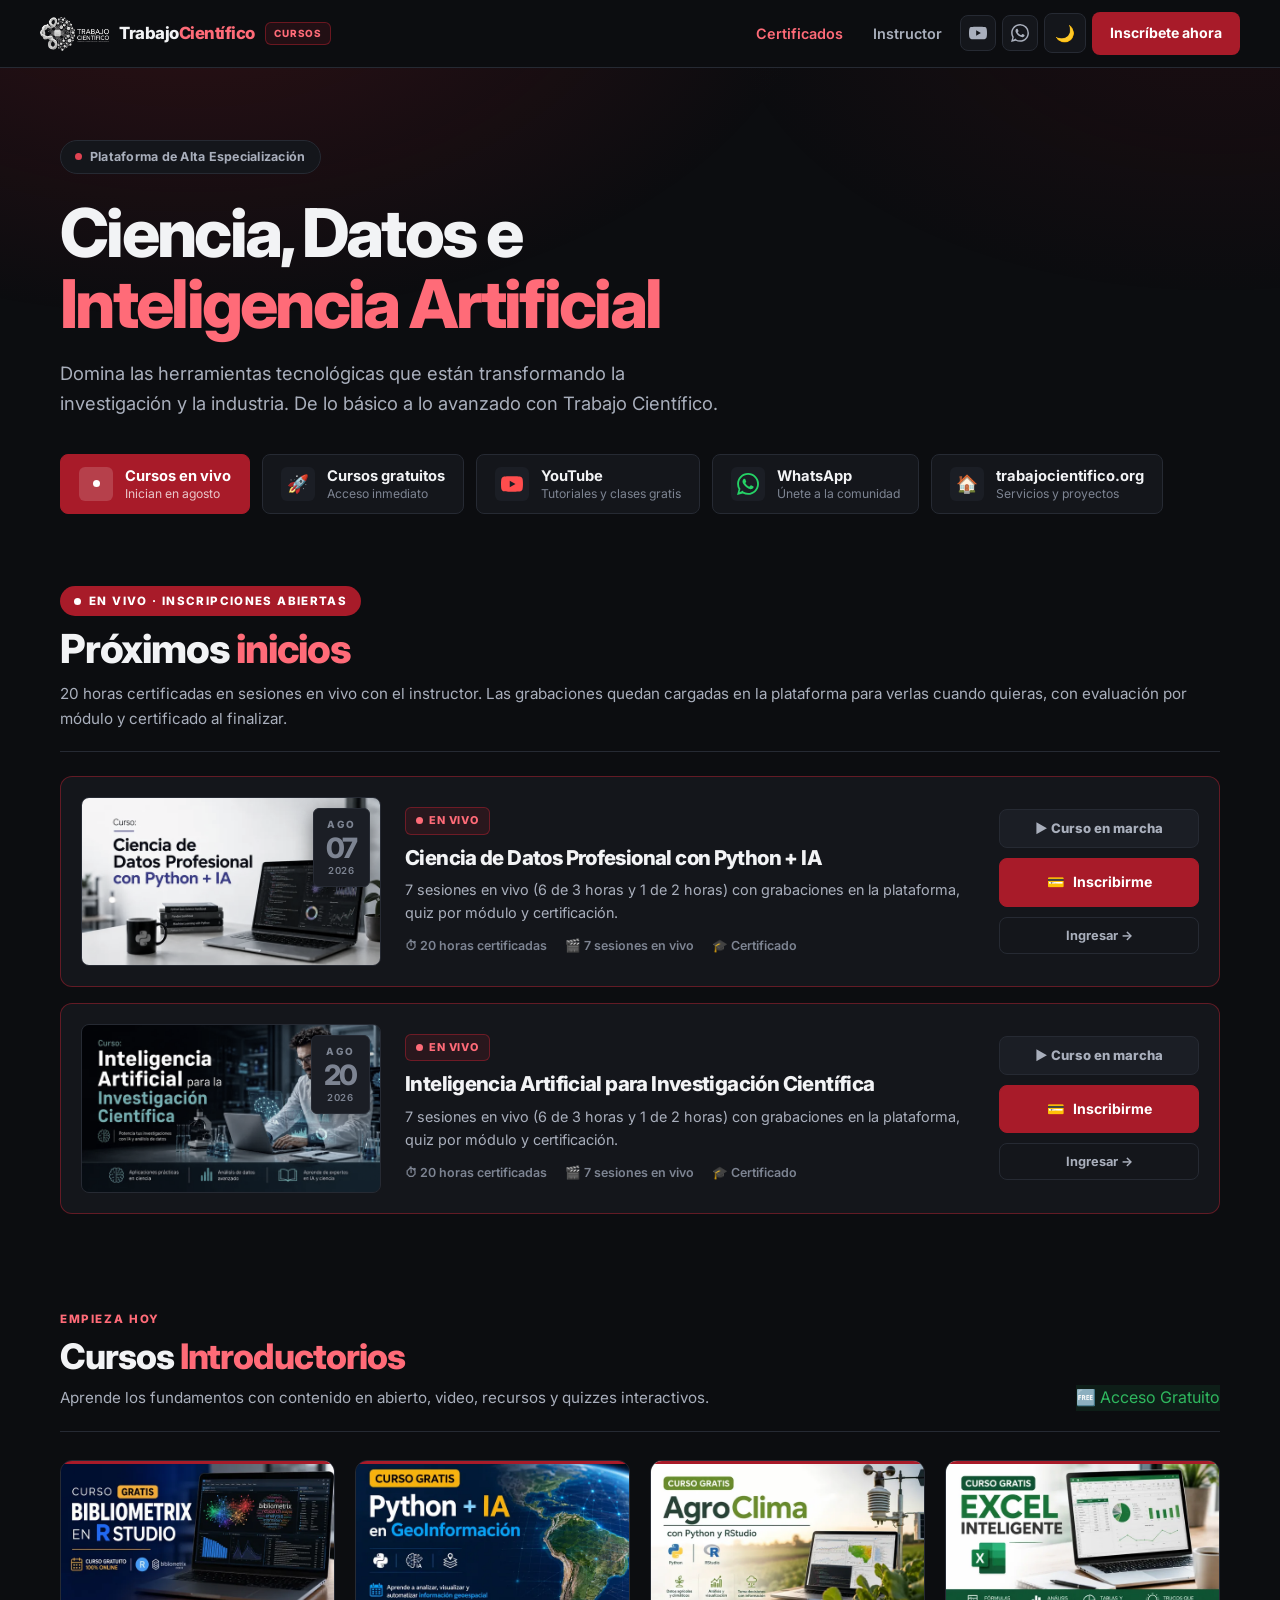
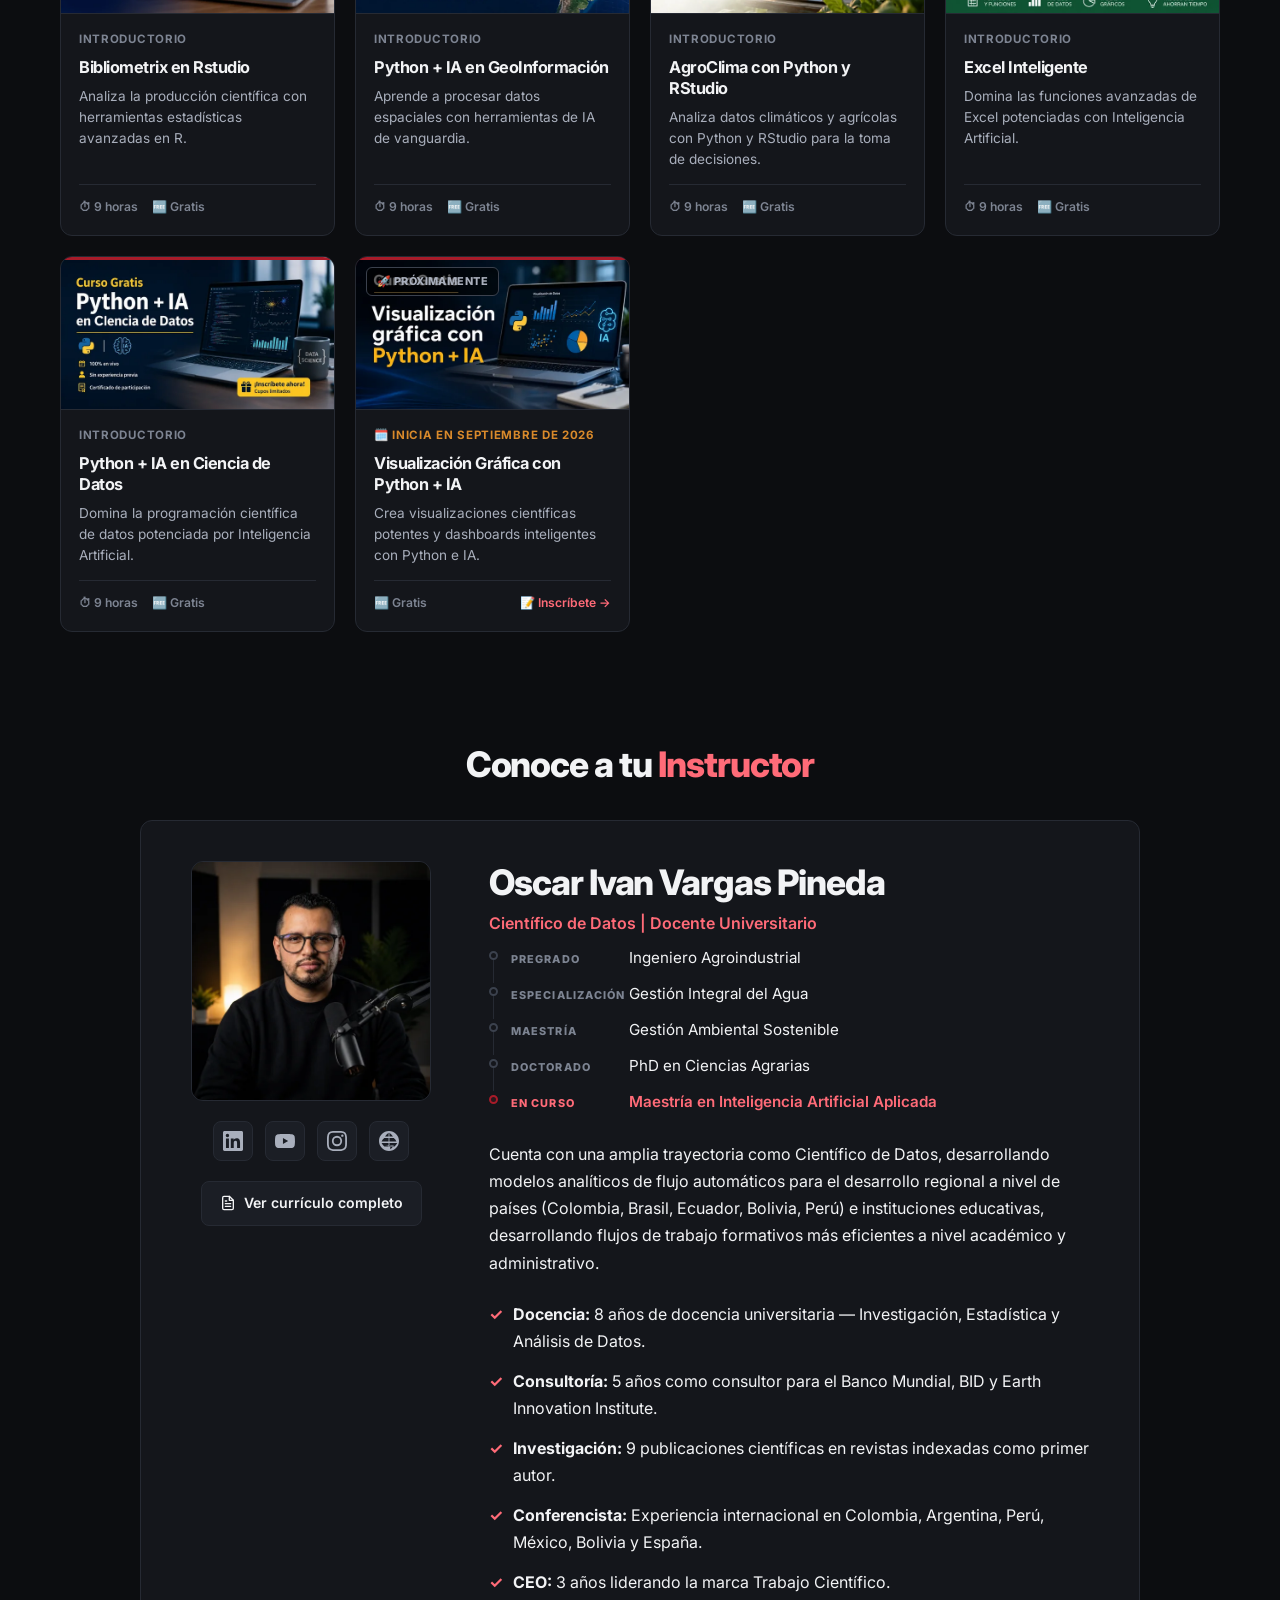
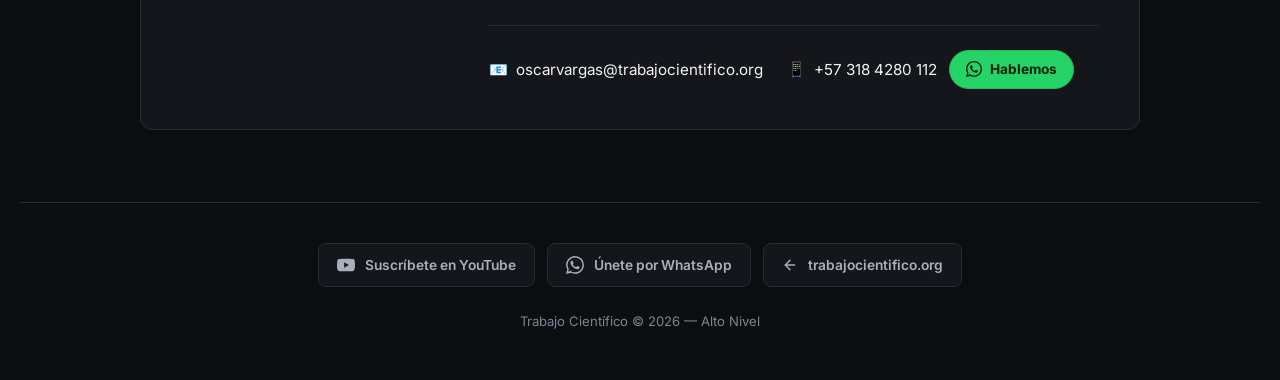
<file: index.html>
<!DOCTYPE html>
<html lang="es">
<head>
  <meta charset="UTF-8">
  <meta name="viewport" content="width=device-width, initial-scale=1.0">
  <title>Trabajo Científico - Plataforma de Educación</title>
  <link rel="preconnect" href="https://fonts.googleapis.com">
  <link rel="preconnect" href="https://fonts.gstatic.com" crossorigin>
  <link href="https://fonts.googleapis.com/css2?family=Inter:wght@400;500;600;700;800&display=swap" rel="stylesheet">
  <link rel="stylesheet" href="css/portal.css">
  <script src="js/config.js"></script>
  <script src="js/prefs.js"></script>
  <style>
    /* Estilos adicionales para el modal de acceso */
    .modal-access {
      display: none;
      position: fixed;
      top: 0;
      left: 0;
      width: 100%;
      height: 100%;
      background: rgba(0, 0, 0, 0.85);
      backdrop-filter: blur(8px);
      z-index: 2000;
      align-items: center;
      justify-content: center;
    }
    .modal-access.active {
      display: flex;
    }
    .modal-content {
      background: var(--bg-surface);
      border: 1px solid var(--border);
      padding: 2.25rem;
      border-radius: var(--radius);
      width: 90%;
      max-width: 450px;
      box-shadow: 0 24px 48px rgba(0,0,0,0.45);
      position: relative;
    }
    .modal-close {
      position: absolute;
      top: 15px;
      right: 15px;
      background: none;
      border: none;
      color: var(--text-secondary);
      font-size: 1.5rem;
      cursor: pointer;
    }
    .modal-header h2 {
      margin-top: 0;
      color: var(--text-primary);
      font-size: 1.8rem;
    }
    .modal-header p {
      color: var(--text-secondary);
      margin-bottom: 2rem;
    }
    .form-group {
      margin-bottom: 1.5rem;
    }
    .form-group label {
      display: block;
      color: var(--text-primary);
      margin-bottom: 0.5rem;
      font-size: 0.9rem;
    }
    .form-group input {
      width: 100%;
      padding: 0.8rem;
      background: var(--bg-surface-2);
      border: 1px solid var(--border);
      border-radius: var(--radius-sm);
      color: var(--text-primary);
      font-family: inherit;
      font-size: 1rem;
      transition: border-color 0.2s;
    }
    .form-group input:focus {
      outline: none;
      border-color: var(--brand-500);
    }
    .btn-access {
      width: 100%;
      padding: 0.95rem;
      background: var(--brand-600);
      border: none;
      border-radius: var(--radius-sm);
      color: #fff;
      font-family: inherit;
      font-size: 0.95rem;
      font-weight: 700;
      cursor: pointer;
      transition: background 0.2s, box-shadow 0.2s;
    }
    .btn-access:hover {
      background: var(--brand-500);
      box-shadow: var(--shadow-brand);
    }
    .field-hint {
      color: var(--text-secondary);
      font-size: 0.85rem;
      margin-top: 0.45rem;
      line-height: 1.5;
    }
    .error-msg {
      color: var(--error, #ff4d4d);
      font-size: 0.85rem;
      margin-top: 0.5rem;
      display: none;
    }
    /* Section divider: deja que portal.css lo controle */

    /* ============================================
       Sección Instructor
       Dos columnas en escritorio (foto + ficha) que
       colapsan a una sola en móvil. El texto siempre
       queda alineado a la izquierda: centrarlo hacía
       ilegibles la biografía y los logros.
       ============================================ */
    .instructor-section {
      position: relative;
      z-index: 1;
      max-width: var(--content-max);
      margin: 0 auto;
      padding: 40px clamp(16px, 4vw, 40px) 72px;
    }
    .instructor-card {
      background: var(--bg-surface);
      border: 1px solid var(--border);
      border-radius: var(--radius);
      padding: clamp(1.25rem, 4vw, 2.5rem);
      max-width: 1000px;
      margin: 0 auto;
    }
    /* minmax(0, …) evita que el texto largo desborde la rejilla */
    .instructor-grid {
      display: grid;
      grid-template-columns: minmax(0, 260px) minmax(0, 1fr);
      gap: clamp(1.5rem, 4vw, 3rem);
      align-items: start;
    }
    .instructor-image-area {
      display: flex;
      flex-direction: column;
      align-items: center;
      gap: 1.25rem;
    }
    .instructor-image-wrapper { width: 100%; }
    .instructor-placeholder-img {
      display: block;
      width: min(240px, 100%);
      height: auto;
      aspect-ratio: 1 / 1;
      object-fit: cover;
      background: var(--bg-surface-2);
      border: 1px solid var(--border);
      border-radius: var(--radius);
      margin: 0 auto;
    }
    .instructor-socials {
      display: flex;
      flex-wrap: wrap;
      justify-content: center;
      gap: 0.75rem;
    }
    .social-link {
      width: 40px;
      height: 40px;
      background: var(--bg-surface-2);
      border-radius: var(--radius-sm);
      display: flex;
      align-items: center;
      justify-content: center;
      color: var(--text-secondary);
      text-decoration: none;
      font-weight: bold;
      transition: all 0.2s;
      border: 1px solid var(--border);
    }
    .social-link:hover {
      background: var(--brand-600);
      border-color: var(--brand-600);
      color: #fff;
      transform: translateY(-2px);
    }
    .instructor-header-info h3 {
      font-size: clamp(1.5rem, 4.5vw, 2.2rem);
      line-height: 1.2;
      margin: 0 0 0.5rem;
      color: var(--text-primary);
    }
    .instructor-titles {
      color: var(--brand-text);
      font-weight: 600;
      margin-bottom: 0.6rem;
    }
    /* Formación académica: en línea seguida no se distinguía
       un título de otro. Va como escalera de pregrado a
       doctorado, con el nivel al frente para ubicarse rápido. */
    .instructor-education {
      list-style: none;
      padding: 0;
      margin: 0 0 1.75rem;
    }
    .instructor-education li {
      position: relative;
      display: grid;
      grid-template-columns: minmax(0, 104px) minmax(0, 1fr);
      gap: 2px 14px;
      align-items: baseline;
      padding: 0 0 14px 22px;
    }
    /* Riel que enlaza los peldaños; el último no lo necesita */
    .instructor-education li::before {
      content: '';
      position: absolute;
      left: 4px;
      top: 9px;
      bottom: 0;
      width: 1px;
      background: var(--border);
    }
    .instructor-education li:last-child {
      padding-bottom: 0;
    }
    .instructor-education li:last-child::before {
      display: none;
    }
    .instructor-education li::after {
      content: '';
      position: absolute;
      left: 0;
      top: 4px;
      width: 9px;
      height: 9px;
      border-radius: 50%;
      background: var(--bg-surface);
      border: 2px solid var(--border-hover);
    }
    .instructor-education .is-current::after {
      background: var(--brand-tint);
      border-color: var(--brand-600);
    }
    .edu-level {
      font-size: 0.68rem;
      font-weight: 800;
      letter-spacing: 0.1em;
      text-transform: uppercase;
      color: var(--text-muted);
    }
    .edu-degree {
      font-size: 0.95rem;
      line-height: 1.45;
      color: var(--text-primary);
    }
    .instructor-education .is-current .edu-level,
    .instructor-education .is-current .edu-degree {
      color: var(--brand-text);
    }
    .instructor-education .is-current .edu-degree {
      font-weight: 600;
    }
    .instructor-cv-link {
      display: inline-flex;
      align-items: center;
      justify-content: center;
      gap: 8px;
      padding: 10px 18px;
      color: var(--text-primary);
      text-decoration: none;
      font-size: 0.88rem;
      font-weight: 600;
      text-align: center;
      border-radius: var(--radius-sm);
      background: var(--bg-surface-2);
      border: 1px solid var(--border);
      transition: all 0.2s ease;
    }
    .instructor-cv-link:hover {
      transform: translateY(-2px);
      border-color: var(--brand-ring);
      background: var(--brand-tint);
      color: var(--brand-text);
    }
    .instructor-cv-link svg {
      flex-shrink: 0;
      transition: transform 0.25s ease;
    }
    .instructor-cv-link:hover svg {
      transform: translateY(-1px);
    }
    .instructor-bio {
      color: var(--text-primary);
      line-height: 1.7;
      margin-bottom: 1.75rem;
    }
    .instructor-highlights {
      list-style: none;
      padding: 0;
      margin: 1.5rem 0 0;
    }
    .instructor-highlights li {
      margin-bottom: 0.8rem;
      padding-left: 1.5rem;
      position: relative;
    }
    .instructor-highlights li::before {
      content: '✓';
      position: absolute;
      left: 0;
      color: var(--brand-text);
      font-weight: bold;
    }
    .instructor-contact {
      display: flex;
      flex-wrap: wrap;
      gap: 0.85rem 1.5rem;
      padding-top: 1.5rem;
      border-top: 1px solid var(--border);
    }
    .contact-item {
      color: var(--text-primary);
      text-decoration: none;
      display: inline-flex;
      align-items: center;
      gap: 0.5rem;
      font-size: 0.95rem;
      line-height: 1.4;
      overflow-wrap: anywhere;
      transition: color 0.3s;
    }
    .contact-item:hover {
      color: var(--brand-text);
    }
    /* El teléfono y su botón viajan juntos: al envolver la
       fila no deben quedar en renglones distintos. */
    .contact-phone {
      display: inline-flex;
      align-items: center;
      flex-wrap: wrap;
      gap: 0.75rem;
    }
    .contact-wa-btn {
      display: inline-flex;
      align-items: center;
      gap: 8px;
      padding: 8px 16px;
      border-radius: var(--radius-pill);
      background: #25d366;
      border: 1px solid #1fbe5b;
      color: #06210f;
      font-size: 0.85rem;
      font-weight: 700;
      text-decoration: none;
      white-space: nowrap;
      transition: var(--transition);
    }
    .contact-wa-btn:hover {
      background: #1fbe5b;
      transform: translateY(-2px);
      box-shadow: 0 8px 18px rgba(37, 211, 102, 0.28);
    }
    .contact-wa-btn svg {
      flex-shrink: 0;
    }

    /* Una sola columna: la foto y sus enlaces pasan arriba,
       la ficha debajo y a ancho completo. */
    @media (max-width: 850px) {
      .instructor-grid { grid-template-columns: minmax(0, 1fr); }
      .instructor-image-area { gap: 1rem; }
      .instructor-cv-link { width: min(260px, 100%); }
    }

    /* Con poco ancho, el nivel se pone encima del título en
       vez de robarle 104px a un texto que ya va justo. */
    @media (max-width: 560px) {
      .instructor-education li { grid-template-columns: minmax(0, 1fr); }
    }

    @media (max-width: 480px) {
      .instructor-placeholder-img { width: min(180px, 70%); }
      .instructor-bio { font-size: 0.94rem; }
      .instructor-contact {
        flex-direction: column;
        align-items: flex-start;
        gap: 0.85rem;
      }
      .contact-item { font-size: 0.9rem; }
    }
  </style>
</head>
<body>

  <!-- Fondo: lavado rojo estático detrás del hero -->
  <div class="portal-bg"></div>

  <!-- Navbar -->
  <nav class="portal-nav" id="portal-nav">
    <a href="#" class="nav-brand">
      <img src="imagenes/logo-nav.png" alt="Trabajo Científico" class="nav-logo" width="128" height="63">
      <div class="nav-title">Trabajo<span>Científico</span></div>
      <span class="nav-brand-tag">Cursos</span>
    </a>
    <div class="nav-links">
      <a href="certificados/" class="nav-link" style="color: var(--brand-text);">Certificados</a>
      <a href="#instructor" class="nav-link">Instructor</a>
      <div class="nav-socials">
        <a href="https://www.youtube.com/@TCientifico" target="_blank" rel="noopener" class="nav-social nav-social--yt" title="Canal de YouTube" aria-label="YouTube">
          <svg width="18" height="18" viewBox="0 0 24 24" fill="currentColor" aria-hidden="true"><path d="M23.498 6.186a3.016 3.016 0 00-2.122-2.136C19.505 3.545 12 3.545 12 3.545s-7.505 0-9.377.505A3.017 3.017 0 00.502 6.186C0 8.07 0 12 0 12s0 3.93.502 5.814a3.016 3.016 0 002.122 2.136c1.871.505 9.376.505 9.376.505s7.505 0 9.377-.505a3.015 3.015 0 002.122-2.136C24 15.93 24 12 24 12s0-3.93-.502-5.814zM9.545 15.568V8.432L15.818 12l-6.273 3.568z"/></svg>
        </a>
        <a href="https://chat.whatsapp.com/GhF8Q1NkdP07CsZGwDAoJu" target="_blank" rel="noopener" class="nav-social nav-social--wa" title="Comunidad de WhatsApp" aria-label="WhatsApp">
          <svg width="18" height="18" viewBox="0 0 24 24" fill="currentColor" aria-hidden="true"><path d="M.057 24l1.687-6.163a11.867 11.867 0 01-1.587-5.946C.16 5.335 5.495 0 12.05 0a11.817 11.817 0 018.413 3.488 11.824 11.824 0 013.48 8.414c-.003 6.555-5.338 11.89-11.893 11.89a11.9 11.9 0 01-5.688-1.448L.057 24zm6.597-3.807c1.676.995 3.276 1.591 5.392 1.592 5.448 0 9.886-4.434 9.889-9.885.002-5.462-4.415-9.89-9.881-9.892-5.452 0-9.887 4.434-9.889 9.884a9.86 9.86 0 001.595 5.39l-.999 3.648 3.893-1.737zm11.387-5.464c-.074-.124-.272-.198-.57-.347-.297-.149-1.758-.868-2.031-.967-.272-.099-.47-.149-.669.149-.198.297-.768.967-.941 1.165-.173.198-.347.223-.644.074-.297-.149-1.255-.462-2.39-1.475-.883-.788-1.48-1.761-1.653-2.059-.173-.297-.018-.458.13-.606.134-.133.297-.347.446-.521.151-.172.2-.296.3-.495.099-.198.05-.372-.025-.521-.075-.149-.669-1.612-.916-2.207-.242-.579-.487-.501-.669-.51l-.57-.01c-.198 0-.52.074-.792.372-.272.297-1.04 1.016-1.04 2.479 0 1.462 1.065 2.875 1.213 3.074.149.198 2.095 3.2 5.076 4.487.709.306 1.263.489 1.694.626.712.226 1.36.194 1.872.118.571-.085 1.758-.719 2.006-1.413.248-.694.248-1.289.173-1.413z"/></svg>
        </a>
      </div>
      <div class="prefs-controls">
        <button type="button" class="prefs-btn prefs-btn--theme" data-pref-theme>
          <span data-pref-theme-icon>🌙</span>
        </button>
      </div>
      <a href="#en-vivo" class="nav-cta">Inscríbete ahora</a>
    </div>
    <div class="nav-socials nav-socials--mobile">
      <div class="prefs-controls">
        <button type="button" class="prefs-btn prefs-btn--theme" data-pref-theme>
          <span data-pref-theme-icon>🌙</span>
        </button>
      </div>

      <a href="https://www.youtube.com/@TCientifico" target="_blank" rel="noopener" class="nav-social nav-social--yt" title="YouTube" aria-label="YouTube">
        <svg width="18" height="18" viewBox="0 0 24 24" fill="currentColor" aria-hidden="true"><path d="M23.498 6.186a3.016 3.016 0 00-2.122-2.136C19.505 3.545 12 3.545 12 3.545s-7.505 0-9.377.505A3.017 3.017 0 00.502 6.186C0 8.07 0 12 0 12s0 3.93.502 5.814a3.016 3.016 0 002.122 2.136c1.871.505 9.376.505 9.376.505s7.505 0 9.377-.505a3.015 3.015 0 002.122-2.136C24 15.93 24 12 24 12s0-3.93-.502-5.814zM9.545 15.568V8.432L15.818 12l-6.273 3.568z"/></svg>
      </a>
      <a href="https://chat.whatsapp.com/GhF8Q1NkdP07CsZGwDAoJu" target="_blank" rel="noopener" class="nav-social nav-social--wa" title="WhatsApp" aria-label="WhatsApp">
        <svg width="18" height="18" viewBox="0 0 24 24" fill="currentColor" aria-hidden="true"><path d="M.057 24l1.687-6.163a11.867 11.867 0 01-1.587-5.946C.16 5.335 5.495 0 12.05 0a11.817 11.817 0 018.413 3.488 11.824 11.824 0 013.48 8.414c-.003 6.555-5.338 11.89-11.893 11.89a11.9 11.9 0 01-5.688-1.448L.057 24zm6.597-3.807c1.676.995 3.276 1.591 5.392 1.592 5.448 0 9.886-4.434 9.889-9.885.002-5.462-4.415-9.89-9.881-9.892-5.452 0-9.887 4.434-9.889 9.884a9.86 9.86 0 001.595 5.39l-.999 3.648 3.893-1.737zm11.387-5.464c-.074-.124-.272-.198-.57-.347-.297-.149-1.758-.868-2.031-.967-.272-.099-.47-.149-.669.149-.198.297-.768.967-.941 1.165-.173.198-.347.223-.644.074-.297-.149-1.255-.462-2.39-1.475-.883-.788-1.48-1.761-1.653-2.059-.173-.297-.018-.458.13-.606.134-.133.297-.347.446-.521.151-.172.2-.296.3-.495.099-.198.05-.372-.025-.521-.075-.149-.669-1.612-.916-2.207-.242-.579-.487-.501-.669-.51l-.57-.01c-.198 0-.52.074-.792.372-.272.297-1.04 1.016-1.04 2.479 0 1.462 1.065 2.875 1.213 3.074.149.198 2.095 3.2 5.076 4.487.709.306 1.263.489 1.694.626.712.226 1.36.194 1.872.118.571-.085 1.758-.719 2.006-1.413.248-.694.248-1.289.173-1.413z"/></svg>
      </a>
    </div>
  </nav>

  <!-- Hero -->
  <section class="hero">
    <div class="hero-badge">
      <span class="pulse-dot"></span>
      Plataforma de Alta Especialización
    </div>
    <h1>Ciencia, Datos e<br><span class="gradient-text">Inteligencia Artificial</span></h1>
    <p class="hero-subtitle">Domina las herramientas tecnológicas que están transformando la investigación y la industria. De lo básico a lo avanzado con Trabajo Científico.</p>

    <div class="hero-ctas">
      <a href="#en-vivo" class="hero-cta hero-cta--primary">
        <span class="hero-cta-icon"><span class="live-dot"></span></span>
        <span class="hero-cta-text">
          <strong>Cursos en vivo</strong>
          <small>Inician en agosto</small>
        </span>
      </a>
      <a href="#cursos" class="hero-cta hero-cta--free">
        <span class="hero-cta-icon">🚀</span>
        <span class="hero-cta-text">
          <strong>Cursos gratuitos</strong>
          <small>Acceso inmediato</small>
        </span>
      </a>
      <a href="https://www.youtube.com/@TCientifico" target="_blank" rel="noopener" class="hero-cta hero-cta--yt">
        <span class="hero-cta-icon">
          <svg width="22" height="22" viewBox="0 0 24 24" fill="currentColor" aria-hidden="true"><path d="M23.498 6.186a3.016 3.016 0 00-2.122-2.136C19.505 3.545 12 3.545 12 3.545s-7.505 0-9.377.505A3.017 3.017 0 00.502 6.186C0 8.07 0 12 0 12s0 3.93.502 5.814a3.016 3.016 0 002.122 2.136c1.871.505 9.376.505 9.376.505s7.505 0 9.377-.505a3.015 3.015 0 002.122-2.136C24 15.93 24 12 24 12s0-3.93-.502-5.814zM9.545 15.568V8.432L15.818 12l-6.273 3.568z"/></svg>
        </span>
        <span class="hero-cta-text">
          <strong>YouTube</strong>
          <small>Tutoriales y clases gratis</small>
        </span>
      </a>
      <a href="https://chat.whatsapp.com/GhF8Q1NkdP07CsZGwDAoJu" target="_blank" rel="noopener" class="hero-cta hero-cta--wa">
        <span class="hero-cta-icon">
          <svg width="22" height="22" viewBox="0 0 24 24" fill="currentColor" aria-hidden="true"><path d="M.057 24l1.687-6.163a11.867 11.867 0 01-1.587-5.946C.16 5.335 5.495 0 12.05 0a11.817 11.817 0 018.413 3.488 11.824 11.824 0 013.48 8.414c-.003 6.555-5.338 11.89-11.893 11.89a11.9 11.9 0 01-5.688-1.448L.057 24zm6.597-3.807c1.676.995 3.276 1.591 5.392 1.592 5.448 0 9.886-4.434 9.889-9.885.002-5.462-4.415-9.89-9.881-9.892-5.452 0-9.887 4.434-9.889 9.884a9.86 9.86 0 001.595 5.39l-.999 3.648 3.893-1.737zm11.387-5.464c-.074-.124-.272-.198-.57-.347-.297-.149-1.758-.868-2.031-.967-.272-.099-.47-.149-.669.149-.198.297-.768.967-.941 1.165-.173.198-.347.223-.644.074-.297-.149-1.255-.462-2.39-1.475-.883-.788-1.48-1.761-1.653-2.059-.173-.297-.018-.458.13-.606.134-.133.297-.347.446-.521.151-.172.2-.296.3-.495.099-.198.05-.372-.025-.521-.075-.149-.669-1.612-.916-2.207-.242-.579-.487-.501-.669-.51l-.57-.01c-.198 0-.52.074-.792.372-.272.297-1.04 1.016-1.04 2.479 0 1.462 1.065 2.875 1.213 3.074.149.198 2.095 3.2 5.076 4.487.709.306 1.263.489 1.694.626.712.226 1.36.194 1.872.118.571-.085 1.758-.719 2.006-1.413.248-.694.248-1.289.173-1.413z"/></svg>
        </span>
        <span class="hero-cta-text">
          <strong>WhatsApp</strong>
          <small>Únete a la comunidad</small>
        </span>
      </a>
      <a href="https://trabajocientifico.org/" class="hero-cta hero-cta--site">
        <span class="hero-cta-icon">🏠</span>
        <span class="hero-cta-text">
          <strong>trabajocientifico.org</strong>
          <small>Servicios y proyectos</small>
        </span>
      </a>
    </div>

  </section>

  <!-- Próximos inicios: los dos cursos en vivo, arriba de todo -->
  <section class="upcoming-section" id="en-vivo">
    <div class="upcoming-header reveal">
      <span class="upcoming-eyebrow"><span class="live-dot"></span> En vivo · Inscripciones abiertas</span>
      <h2>Próximos <span class="gradient-text">inicios</span></h2>
      <p class="section-subtitle">20 horas certificadas en sesiones en vivo con el instructor. Las grabaciones quedan cargadas en la plataforma para verlas cuando quieras, con evaluación por módulo y certificado al finalizar.</p>
    </div>

    <div class="upcoming-list">
      <!-- Curso en vivo 1: Ciencia de Datos Profesional con Python + IA -->
      <div class="upcoming-card reveal" data-start="2026-08-07" data-lessons="7">
        <div class="upcoming-media">
          <picture>
            <source srcset="imagenes/cienciadedatos-card.webp" type="image/webp">
            <img src="imagenes/cienciadedatos-card.jpg" alt="Curso Ciencia de Datos Profesional con Python + IA: portátil con código Python y un panel de gráficos junto a libros de ciencia de datos" width="640" height="360" loading="lazy" decoding="async">
          </picture>
          <div class="upcoming-date">
            <span class="upcoming-date-month">Ago</span>
            <span class="upcoming-date-day">07</span>
            <span class="upcoming-date-year">2026</span>
          </div>
        </div>
        <div class="upcoming-body">
          <span class="upcoming-badge"><span class="live-dot"></span> En vivo</span>
          <h3 class="upcoming-title">Ciencia de Datos Profesional con Python + IA</h3>
          <p class="upcoming-desc">7 sesiones en vivo (6 de 3 horas y 1 de 2 horas) con grabaciones en la plataforma, quiz por módulo y certificación.</p>
          <div class="upcoming-facts">
            <span>⏱ 20 horas certificadas</span>
            <span>🎬 7 sesiones en vivo</span>
            <span>🎓 Certificado</span>
          </div>
        </div>
        <div class="upcoming-action">
          <span class="upcoming-countdown" data-countdown></span>
          <a href="https://trabajocientifico.org/pagos.html" target="_blank" rel="noopener" class="upcoming-pay">
            <span aria-hidden="true">💳</span> Inscribirme
          </a>
          <button type="button" class="upcoming-cta" onclick="openAccessModal(event, 'ciencia-datos-profesional-ia', 'Ciencia de Datos Profesional con Python + IA', 'ciencia07')">
            Ingresar →
          </button>
        </div>
      </div>

      <!-- Curso en vivo 2: Inteligencia Artificial para Investigación Científica -->
      <div class="upcoming-card reveal" data-start="2026-08-20" data-lessons="7">
        <div class="upcoming-media">
          <picture>
            <source srcset="imagenes/inteligenciaartificial-card.webp" type="image/webp">
            <img src="imagenes/inteligenciaartificial-card.jpg" alt="Curso Inteligencia Artificial para la Investigación Científica: investigador en bata frente a un portátil con una interfaz holográfica de IA en un laboratorio" width="640" height="360" loading="lazy" decoding="async">
          </picture>
          <div class="upcoming-date">
            <span class="upcoming-date-month">Ago</span>
            <span class="upcoming-date-day">20</span>
            <span class="upcoming-date-year">2026</span>
          </div>
        </div>
        <div class="upcoming-body">
          <span class="upcoming-badge"><span class="live-dot"></span> En vivo</span>
          <h3 class="upcoming-title">Inteligencia Artificial para Investigación Científica</h3>
          <p class="upcoming-desc">7 sesiones en vivo (6 de 3 horas y 1 de 2 horas) con grabaciones en la plataforma, quiz por módulo y certificación.</p>
          <div class="upcoming-facts">
            <span>⏱ 20 horas certificadas</span>
            <span>🎬 7 sesiones en vivo</span>
            <span>🎓 Certificado</span>
          </div>
        </div>
        <div class="upcoming-action">
          <span class="upcoming-countdown" data-countdown></span>
          <a href="https://trabajocientifico.org/pagos_ia_investigacion.html" target="_blank" rel="noopener" class="upcoming-pay">
            <span aria-hidden="true">💳</span> Inscribirme
          </a>
          <button type="button" class="upcoming-cta" onclick="openAccessModal(event, 'ia-investigacion-cientifica', 'Inteligencia Artificial para Investigación Científica', 'investigacion20')">
            Ingresar →
          </button>
        </div>
      </div>
    </div>
  </section>

  <!-- Courses Section -->
  <section class="courses-section" id="cursos">
    <!-- CURSOS GRATUITOS -->
    <div class="section-divider reveal">
      <div class="section-divider-text">
        <span class="section-eyebrow">Empieza hoy</span>
        <h2>Cursos <span class="gradient-text">Introductorios</span></h2>
        <p class="section-subtitle">Aprende los fundamentos con contenido en abierto, video, recursos y quizzes interactivos.</p>
      </div>
      <span class="badge-free">🆓 Acceso Gratuito</span>
    </div>

    <div class="courses-grid">
      <!-- Curso Gratis 1: Bibliometrix en Rstudio -->
      <a href="#" class="course-card reveal" data-theme="purple" onclick="openAccessModal(event, 'bibliometrix-rstudio', 'Bibliometrix en Rstudio', 'bibliometrix21', true)">
        <div class="card-thumbnail">
          <picture>
            <source srcset="imagenes/bibliometrix-rstudio-card.webp" type="image/webp">
            <img src="imagenes/bibliometrix-rstudio-card.jpg" alt="Curso gratis Bibliometrix en RStudio: portátil con RStudio mostrando una red de coautoría y una nube de palabras" width="640" height="360" loading="lazy" decoding="async">
          </picture>
          <div class="card-gradient-bar"></div>
        </div>
        <div class="card-body">
          <span class="card-category">Introductorio</span>
          <h3 class="card-title">Bibliometrix en Rstudio</h3>
          <p class="card-description">Analiza la producción científica con herramientas estadísticas avanzadas en R.</p>
          <div class="card-meta">
            <span class="card-meta-item">⏱ 9 horas</span>
            <span class="card-meta-item">🆓 Gratis</span>
          </div>
        </div>
      </a>

      <!-- Curso Gratis 2: Python + IA GeoInformación -->
      <a href="#" class="course-card reveal" data-theme="blue" onclick="openAccessModal(event, 'python-ia-geoinfo', 'Python + IA en GeoInformación', 'python24', true)">
        <div class="card-thumbnail">
          <picture>
            <source srcset="imagenes/python-ia-geoinfo-card.webp" type="image/webp">
            <img src="imagenes/python-ia-geoinfo-card.jpg" alt="Curso gratis Python + IA en GeoInformación: globo terráqueo con Sudamérica y una red de puntos geoespaciales" width="640" height="360" loading="lazy" decoding="async">
          </picture>
          <div class="card-gradient-bar"></div>
        </div>
        <div class="card-body">
          <span class="card-category">Introductorio</span>
          <h3 class="card-title">Python + IA en GeoInformación</h3>
          <p class="card-description">Aprende a procesar datos espaciales con herramientas de IA de vanguardia.</p>
          <div class="card-meta">
            <span class="card-meta-item">⏱ 9 horas</span>
            <span class="card-meta-item">🆓 Gratis</span>
          </div>
        </div>
      </a>

      <!-- Curso Gratis 3: AgroClima con Python y RStudio -->
      <a href="#" class="course-card reveal" data-theme="orange" onclick="openAccessModal(event, 'agroclima-python-r', 'AgroClima con Python y RStudio', 'agroclima25', true)">
        <div class="card-thumbnail">
          <picture>
            <source srcset="imagenes/agroclima-python-r-card.webp" type="image/webp">
            <img src="imagenes/agroclima-python-r-card.jpg" alt="Curso gratis AgroClima con Python y RStudio: estación meteorológica en un cultivo junto a un portátil con mapas y series climáticas" width="640" height="360" loading="lazy" decoding="async">
          </picture>
          <div class="card-gradient-bar"></div>
        </div>
        <div class="card-body">
          <span class="card-category">Introductorio</span>
          <h3 class="card-title">AgroClima con Python y RStudio</h3>
          <p class="card-description">Analiza datos climáticos y agrícolas con Python y RStudio para la toma de decisiones.</p>
          <div class="card-meta">
            <span class="card-meta-item">⏱ 9 horas</span>
            <span class="card-meta-item">🆓 Gratis</span>
          </div>
        </div>
      </a>

      <!-- Curso Gratis 4: Excel Inteligente -->
      <a href="#" class="course-card reveal" data-theme="green" onclick="openAccessModal(event, 'excel-inteligente', 'Excel Inteligente', 'excel25', true)">
        <div class="card-thumbnail">
          <picture>
            <source srcset="imagenes/excel-inteligente-card.webp" type="image/webp">
            <img src="imagenes/excel-inteligente-card.jpg" alt="Curso gratis Excel Inteligente: portátil con una hoja de cálculo y gráficos de análisis de datos" width="640" height="360" loading="lazy" decoding="async">
          </picture>
          <div class="card-gradient-bar"></div>
        </div>
        <div class="card-body">
          <span class="card-category">Introductorio</span>
          <h3 class="card-title">Excel Inteligente</h3>
          <p class="card-description">Domina las funciones avanzadas de Excel potenciadas con Inteligencia Artificial.</p>
          <div class="card-meta">
            <span class="card-meta-item">⏱ 9 horas</span>
            <span class="card-meta-item">🆓 Gratis</span>
          </div>
        </div>
      </a>

      <!-- Curso Gratis 5: Python + IA en Ciencia de Datos -->
      <a href="#" class="course-card reveal" data-theme="cyan" onclick="openAccessModal(event, 'python-ia-ciencia-datos', 'Python + IA en Ciencia de Datos', 'ciencia26', true)">
        <div class="card-thumbnail">
          <picture>
            <source srcset="imagenes/python-ia-ciencia-datos-card.webp" type="image/webp">
            <img src="imagenes/python-ia-ciencia-datos-card.jpg" alt="Curso gratis Python + IA en Ciencia de Datos: portátil con código Python y un panel de gráficos analíticos" width="640" height="360" loading="lazy" decoding="async">
          </picture>
          <div class="card-gradient-bar"></div>
        </div>
        <div class="card-body">
          <span class="card-category">Introductorio</span>
          <h3 class="card-title">Python + IA en Ciencia de Datos</h3>
          <p class="card-description">Domina la programación científica de datos potenciada por Inteligencia Artificial.</p>
          <div class="card-meta">
            <span class="card-meta-item">⏱ 9 horas</span>
            <span class="card-meta-item">🆓 Gratis</span>
          </div>
        </div>
      </a>

      <!-- Curso Gratis 6: Visualización Gráfica con Python + IA (Próximamente — inicia en septiembre) -->
      <a href="https://luma.com/o89tyagn" target="_blank" rel="noopener" class="course-card reveal upcoming" data-theme="pink">
        <div class="card-thumbnail">
          <picture>
            <source srcset="imagenes/visualizacionpython-card.webp" type="image/webp">
            <img src="imagenes/visualizacionpython-card.jpg" alt="Curso gratis Visualización Gráfica con Python + IA: portátil con un panel de gráficos de barras, líneas, dispersión y torta junto al logo de Python" width="640" height="360" loading="lazy" decoding="async">
          </picture>
          <span class="card-upcoming-badge">🚀 Próximamente</span>
          <div class="card-gradient-bar"></div>
        </div>
        <div class="card-body">
          <span class="card-category">🗓️ Inicia en septiembre de 2026</span>
          <h3 class="card-title">Visualización Gráfica con Python + IA</h3>
          <p class="card-description">Crea visualizaciones científicas potentes y dashboards inteligentes con Python e IA.</p>
          <div class="card-meta">
            <span class="card-meta-item">🆓 Gratis</span>
            <span class="card-meta-item card-meta-cta">📝 Inscríbete →</span>
          </div>
        </div>
      </a>
    </div>

    <!-- ============================================================
         CURSOS PROFESIONALES — OCULTOS TEMPORALMENTE
         Se ocultan para dar todo el protagonismo a los dos cursos
         en vivo que inician el 7 y el 20 de agosto de 2026.
         Para volver a mostrarlos: borrar esta línea de apertura y
         la de cierre que dice "FIN CURSOS PROFESIONALES OCULTOS".
         Los cursos siguen funcionando si se entra por su enlace.
         ============================================================ -->
    <!--
    <!== CURSOS PROFESIONALES ==>
    <div class="section-divider reveal section-divider--pro">
      <div class="section-divider-text">
        <span class="section-eyebrow">Da el siguiente paso</span>
        <h2>Cursos <span class="gradient-text">Profesionales</span></h2>
        <p class="section-subtitle">Programas avanzados con proyectos aplicados, certificación y mentoría.</p>
      </div>
      <span class="badge-pro">⭐ Avanzado</span>
    </div>

    <div class="courses-grid">
      <!== Curso Pro 1: Excel ==>
      <a href="#" class="course-card reveal" data-theme="green" onclick="openAccessModal(event, 'excel-vida', 'Excel para la Vida', 'excel15')">
        <div class="card-thumbnail"><span class="card-icon">📗</span><div class="card-gradient-bar"></div></div>
        <div class="card-body">
          <span class="card-category">Productividad</span>
          <h3 class="card-title">Excel para la Vida</h3>
          <div class="card-meta"><span class="card-meta-item">⏱ 12 horas</span></div>
        </div>
      </a>

      <!== Curso Pro 2: Power BI ==>
      <a href="#" class="course-card reveal" data-theme="yellow" onclick="openAccessModal(event, 'dashboard-powerbi', 'Dashboard con Power BI', 'dashboard19')">
        <div class="card-thumbnail"><span class="card-icon">📈</span><div class="card-gradient-bar"></div></div>
        <div class="card-body">
          <span class="card-category">BI</span>
          <h3 class="card-title">Dashboard con Power BI</h3>
          <div class="card-meta"><span class="card-meta-item">⏱ 12 horas</span></div>
        </div>
      </a>

      <!== Curso Pro 3: ArcGIS Pro ==>
      <a href="#" class="course-card reveal" data-theme="green" onclick="openAccessModal(event, 'arcgis-pro', 'ArcGIS PRO', 'arcgis9')">
        <div class="card-thumbnail"><span class="card-icon">🗺️</span><div class="card-gradient-bar"></div></div>
        <div class="card-body">
          <span class="card-category">GIS</span>
          <h3 class="card-title">Analizando con ArcGIS PRO</h3>
          <div class="card-meta"><span class="card-meta-item">⏱ 12 horas</span></div>
        </div>
      </a>

      <!== Curso Pro 4: Viz Inteligente ==>
      <a href="#" class="course-card reveal" data-theme="purple" onclick="openAccessModal(event, 'python-ia-viz', 'Python + IA para Visualización Inteligente', 'python36')">
        <div class="card-thumbnail"><span class="card-icon">🎨</span><div class="card-gradient-bar"></div></div>
        <div class="card-body">
          <span class="card-category">Viz</span>
          <h3 class="card-title">Python + IA Visualización Inteligente</h3>
          <div class="card-meta"><span class="card-meta-item">⏱ 12 horas</span></div>
        </div>
      </a>

      <!== Curso Pro 5: GeoEstadistica ==>
      <a href="#" class="course-card reveal" data-theme="blue" onclick="openAccessModal(event, 'geoestadistica-python', 'GeoEstadística con Python', 'geoestadistica23')">
        <div class="card-thumbnail"><span class="card-icon">📊</span><div class="card-gradient-bar"></div></div>
        <div class="card-body">
          <span class="card-category">Análisis</span>
          <h3 class="card-title">GeoEstadística con Python</h3>
          <div class="card-meta"><span class="card-meta-item">⏱ 12 horas</span></div>
        </div>
      </a>

      <!== Curso Pro 6: Automatizacion ==>
      <a href="#" class="course-card reveal" data-theme="orange" onclick="openAccessModal(event, 'automatizacion-python', 'Automatización de Tareas con Python', 'automatizacion31')">
        <div class="card-thumbnail"><span class="card-icon">⚡</span><div class="card-gradient-bar"></div></div>
        <div class="card-body">
          <span class="card-category">Automatización</span>
          <h3 class="card-title">Automatización de Tareas con Python</h3>
          <div class="card-meta"><span class="card-meta-item">⏱ 12 horas</span></div>
        </div>
      </a>

      <!== Curso Pro 7: IA Vida ==>
      <a href="#" class="course-card reveal" data-theme="cyan" onclick="openAccessModal(event, 'ia-vida', 'IA para la Vida', 'ia12')">
        <div class="card-thumbnail"><span class="card-icon">🤖</span><div class="card-gradient-bar"></div></div>
        <div class="card-body">
          <span class="card-category">IA</span>
          <h3 class="card-title">IA para la Vida</h3>
          <div class="card-meta"><span class="card-meta-item">⏱ 12 horas</span></div>
        </div>
      </a>

      <!== Curso Pro 8: Optimizacion ==>
      <a href="#" class="course-card reveal" data-theme="pink" onclick="openAccessModal(event, 'optimizacion-ia', 'Optimización Científica con IA', 'optimizacion27')">
        <div class="card-thumbnail"><span class="card-icon">🔬</span><div class="card-gradient-bar"></div></div>
        <div class="card-body">
          <span class="card-category">Ciencia</span>
          <h3 class="card-title">Optimización Científica con IA</h3>
          <div class="card-meta"><span class="card-meta-item">⏱ 12 horas</span></div>
        </div>
      </a>
    </div>
    FIN CURSOS PROFESIONALES OCULTOS -->

  </section>

  <!-- Access Modal -->
  <div id="access-modal" class="modal-access">
    <div class="modal-content">
      <button class="modal-close" onclick="closeAccessModal()">&times;</button>
      <div class="modal-header">
        <h2 id="modal-course-title">Acceso al Curso</h2>
        <p id="modal-subtitle">Ingresa tus datos para continuar</p>
      </div>
      <form id="access-form" onsubmit="handleAccess(event)">
        <input type="hidden" id="target-course-id">
        <input type="hidden" id="target-course-pass">
        <input type="hidden" id="is-free-course">

        <div class="form-group">
          <label for="user-name">Nombre completo</label>
          <input type="text" id="user-name" required maxlength="60" placeholder="Ej: María Fernanda Rodríguez Gómez">
          <p class="field-hint">Escríbelo tal como quieres que aparezca en tu certificado.</p>
        </div>
        <div class="form-group">
          <label>Correo Electrónico</label>
          <input type="email" id="user-email" required placeholder="tu@correo.com">
        </div>
        <div class="form-group" id="pass-field-group">
          <label>Clave de Acceso</label>
          <input type="password" id="user-pass" placeholder="Clave del curso">
          <p id="error-msg" class="error-msg">Clave incorrecta. Por favor verifica.</p>
        </div>

        <button type="submit" class="btn-access" id="btn-access-submit">Ingresar al Curso</button>
      </form>
    </div>
  </div>

  <!-- Instructor Section -->
  <section class="instructor-section" id="instructor">
    <div class="section-header reveal">
      <h2>Conoce a tu <span class="gradient-text">Instructor</span></h2>
    </div>
    
    <div class="instructor-card reveal">
      <div class="instructor-grid">
        <div class="instructor-image-area">
          <div class="instructor-image-wrapper">
            <picture>
              <source srcset="imagenes/oscar-vargas-500.webp" type="image/webp">
              <img src="imagenes/oscar-vargas-500.jpg" alt="Oscar Iván Vargas Pineda" class="instructor-placeholder-img" width="500" height="500" loading="lazy" decoding="async">
            </picture>
          </div>
          <div class="instructor-socials">
            <a href="https://www.linkedin.com/in/oscar-ivan-vargas-pineda-2aa543240/" target="_blank" class="social-link" title="LinkedIn">
              <svg width="20" height="20" viewBox="0 0 24 24" fill="currentColor"><path d="M20.447 20.452h-3.554v-5.569c0-1.328-.027-3.037-1.852-3.037-1.853 0-2.136 1.445-2.136 2.939v5.667H9.351V9h3.414v1.561h.046c.477-.9 1.637-1.85 3.37-1.85 3.601 0 4.267 2.37 4.267 5.455v6.286zM5.337 7.433a2.062 2.062 0 01-2.063-2.065 2.064 2.064 0 112.063 2.065zm1.782 13.019H3.555V9h3.564v11.452zM22.225 0H1.771C.792 0 0 .774 0 1.729v20.542C0 23.227.792 24 1.771 24h20.451C23.2 24 24 23.227 24 22.271V1.729C24 .774 23.2 0 22.222 0h.003z"/></svg>
            </a>
            <a href="https://www.youtube.com/@TCientifico" target="_blank" class="social-link" title="YouTube">
              <svg width="20" height="20" viewBox="0 0 24 24" fill="currentColor"><path d="M23.498 6.186a3.016 3.016 0 00-2.122-2.136C19.505 3.545 12 3.545 12 3.545s-7.505 0-9.377.505A3.017 3.017 0 00.502 6.186C0 8.07 0 12 0 12s0 3.93.502 5.814a3.016 3.016 0 002.122 2.136c1.871.505 9.376.505 9.376.505s7.505 0 9.377-.505a3.015 3.015 0 002.122-2.136C24 15.93 24 12 24 12s0-3.93-.502-5.814zM9.545 15.568V8.432L15.818 12l-6.273 3.568z"/></svg>
            </a>
            <a href="https://www.instagram.com/trabajocientifico/" target="_blank" class="social-link" title="Instagram">
              <svg width="20" height="20" viewBox="0 0 24 24" fill="currentColor"><path d="M12 2.163c3.204 0 3.584.012 4.85.07 3.252.148 4.771 1.691 4.919 4.919.058 1.265.069 1.645.069 4.849 0 3.205-.012 3.584-.069 4.849-.149 3.225-1.664 4.771-4.919 4.919-1.266.058-1.644.07-4.85.07-3.204 0-3.584-.012-4.849-.07-3.26-.149-4.771-1.699-4.919-4.92-.058-1.265-.07-1.644-.07-4.849 0-3.204.013-3.583.07-4.849.149-3.227 1.664-4.771 4.919-4.919 1.266-.057 1.645-.069 4.849-.069zM12 0C8.741 0 8.333.014 7.053.072 2.695.272.273 2.69.073 7.052.014 8.333 0 8.741 0 12c0 3.259.014 3.668.072 4.948.2 4.358 2.618 6.78 6.98 6.98C8.333 23.986 8.741 24 12 24c3.259 0 3.668-.014 4.948-.072 4.354-.2 6.782-2.618 6.979-6.98.059-1.28.073-1.689.073-4.948 0-3.259-.014-3.667-.072-4.947-.196-4.354-2.617-6.78-6.979-6.98C15.668.014 15.259 0 12 0zm0 5.838a6.162 6.162 0 100 12.324 6.162 6.162 0 000-12.324zM12 16a4 4 0 110-8 4 4 0 010 8zm6.406-11.845a1.44 1.44 0 100 2.881 1.44 1.44 0 000-2.881z"/></svg>
            </a>
            <a href="https://trabajocientifico.github.io/servicios/" target="_blank" class="social-link" title="Sitio Web">
              <svg width="20" height="20" viewBox="0 0 24 24" fill="currentColor"><path d="M12 0C5.373 0 0 5.373 0 12s5.373 12 12 12 12-5.373 12-12S18.627 0 12 0zm-.5 2.05V6.5H7.22A15.97 15.97 0 0111.5 2.05zm1 0A15.97 15.97 0 0116.78 6.5H12.5V2.05zM6.35 8.5h5.15v4H3.07a9.96 9.96 0 013.28-4zm6.15 0h5.15a9.96 9.96 0 013.28 4H12.5V8.5zm-9.43 6H11.5v4H6.35a9.96 9.96 0 01-3.28-4zm10.43 0h8.43a9.96 9.96 0 01-3.28 4H12.5v-4zm-1 6v-4.45A15.97 15.97 0 017.22 17.5h4.28v4.45zm1 0V17.5h4.28a15.97 15.97 0 01-4.28 4.45z"/></svg>
            </a>
          </div>
          <a href="https://trabajocientifico.github.io/enlaces/index/perfil.html" target="_blank" rel="noopener" class="instructor-cv-link">
            <svg width="16" height="16" viewBox="0 0 24 24" fill="none" stroke="currentColor" stroke-width="2" stroke-linecap="round" stroke-linejoin="round" aria-hidden="true"><path d="M14 2H6a2 2 0 00-2 2v16a2 2 0 002 2h12a2 2 0 002-2V8z"/><polyline points="14 2 14 8 20 8"/><line x1="16" y1="13" x2="8" y2="13"/><line x1="16" y1="17" x2="8" y2="17"/><polyline points="10 9 9 9 8 9"/></svg>
            <span>Ver currículo completo</span>
          </a>
        </div>
        
        <div class="instructor-info">
          <div class="instructor-header-info">
            <h3>Oscar Ivan Vargas Pineda</h3>
            <p class="instructor-titles">Científico de Datos | Docente Universitario</p>
            <!-- Formación en orden ascendente: de pregrado a doctorado,
                 y al final el estudio que cursa actualmente. -->
            <ul class="instructor-education">
              <li>
                <span class="edu-level">Pregrado</span>
                <span class="edu-degree">Ingeniero Agroindustrial</span>
              </li>
              <li>
                <span class="edu-level">Especialización</span>
                <span class="edu-degree">Gestión Integral del Agua</span>
              </li>
              <li>
                <span class="edu-level">Maestría</span>
                <span class="edu-degree">Gestión Ambiental Sostenible</span>
              </li>
              <li>
                <span class="edu-level">Doctorado</span>
                <span class="edu-degree">PhD en Ciencias Agrarias</span>
              </li>
              <li class="is-current">
                <span class="edu-level">En curso</span>
                <span class="edu-degree">Maestría en Inteligencia Artificial Aplicada</span>
              </li>
            </ul>
          </div>
          
          <div class="instructor-bio">
            <p>Cuenta con una amplia trayectoria como Científico de Datos, desarrollando modelos analíticos de flujo automáticos para el desarrollo regional a nivel de países (Colombia, Brasil, Ecuador, Bolivia, Perú) e instituciones educativas, desarrollando flujos de trabajo formativos más eficientes a nivel académico y administrativo.</p>
            
            <ul class="instructor-highlights">
              <li><strong>Docencia:</strong> 8 años de docencia universitaria — Investigación, Estadística y Análisis de Datos.</li>
              <li><strong>Consultoría:</strong> 5 años como consultor para el Banco Mundial, BID y Earth Innovation Institute.</li>
              <li><strong>Investigación:</strong> 9 publicaciones científicas en revistas indexadas como primer autor.</li>
              <li><strong>Conferencista:</strong> Experiencia internacional en Colombia, Argentina, Perú, México, Bolivia y España.</li>
              <li><strong>CEO:</strong> 3 años liderando la marca Trabajo Científico.</li>
            </ul>
          </div>
          
          <div class="instructor-contact">
            <a href="mailto:oscarvargas@trabajocientifico.org" class="contact-item">
              <span>📧</span> oscarvargas@trabajocientifico.org
            </a>
            <div class="contact-phone">
              <a href="https://wa.me/573184280112" class="contact-item" target="_blank" rel="noopener">
                <span>📱</span> +57 318 4280 112
              </a>
              <a href="https://wa.me/573184280112?text=Hola%20Oscar%2C%20quiero%20informaci%C3%B3n%20sobre%20los%20cursos." class="contact-wa-btn" target="_blank" rel="noopener">
                <svg width="16" height="16" viewBox="0 0 24 24" fill="currentColor" aria-hidden="true"><path d="M.057 24l1.687-6.163a11.867 11.867 0 01-1.587-5.946C.16 5.335 5.495 0 12.05 0a11.817 11.817 0 018.413 3.488 11.824 11.824 0 013.48 8.414c-.003 6.555-5.338 11.89-11.893 11.89a11.9 11.9 0 01-5.688-1.448L.057 24zm6.597-3.807c1.676.995 3.276 1.591 5.392 1.592 5.448 0 9.886-4.434 9.889-9.885.002-5.462-4.415-9.89-9.881-9.892-5.452 0-9.887 4.434-9.889 9.884a9.86 9.86 0 001.595 5.39l-.999 3.648 3.893-1.737zm11.387-5.464c-.074-.124-.272-.198-.57-.347-.297-.149-1.758-.868-2.031-.967-.272-.099-.47-.149-.669.149-.198.297-.768.967-.941 1.165-.173.198-.347.223-.644.074-.297-.149-1.255-.462-2.39-1.475-.883-.788-1.48-1.761-1.653-2.059-.173-.297-.018-.458.13-.606.134-.133.297-.347.446-.521.151-.172.2-.296.3-.495.099-.198.05-.372-.025-.521-.075-.149-.669-1.612-.916-2.207-.242-.579-.487-.501-.669-.51l-.57-.01c-.198 0-.52.074-.792.372-.272.297-1.04 1.016-1.04 2.479 0 1.462 1.065 2.875 1.213 3.074.149.198 2.095 3.2 5.076 4.487.709.306 1.263.489 1.694.626.712.226 1.36.194 1.872.118.571-.085 1.758-.719 2.006-1.413.248-.694.248-1.289.173-1.413z"/></svg>
                <span>Hablemos</span>
              </a>
            </div>
          </div>
        </div>
      </div>
    </div>
  </section>

  <!-- Footer -->
  <footer class="portal-footer">
    <div class="footer-cta-row">
      <a href="https://www.youtube.com/@TCientifico" target="_blank" rel="noopener" class="footer-cta footer-cta--yt">
        <svg width="18" height="18" viewBox="0 0 24 24" fill="currentColor" aria-hidden="true"><path d="M23.498 6.186a3.016 3.016 0 00-2.122-2.136C19.505 3.545 12 3.545 12 3.545s-7.505 0-9.377.505A3.017 3.017 0 00.502 6.186C0 8.07 0 12 0 12s0 3.93.502 5.814a3.016 3.016 0 002.122 2.136c1.871.505 9.376.505 9.376.505s7.505 0 9.377-.505a3.015 3.015 0 002.122-2.136C24 15.93 24 12 24 12s0-3.93-.502-5.814zM9.545 15.568V8.432L15.818 12l-6.273 3.568z"/></svg>
        <span>Suscríbete en YouTube</span>
      </a>
      <a href="https://chat.whatsapp.com/GhF8Q1NkdP07CsZGwDAoJu" target="_blank" rel="noopener" class="footer-cta footer-cta--wa">
        <svg width="18" height="18" viewBox="0 0 24 24" fill="currentColor" aria-hidden="true"><path d="M.057 24l1.687-6.163a11.867 11.867 0 01-1.587-5.946C.16 5.335 5.495 0 12.05 0a11.817 11.817 0 018.413 3.488 11.824 11.824 0 013.48 8.414c-.003 6.555-5.338 11.89-11.893 11.89a11.9 11.9 0 01-5.688-1.448L.057 24zm6.597-3.807c1.676.995 3.276 1.591 5.392 1.592 5.448 0 9.886-4.434 9.889-9.885.002-5.462-4.415-9.89-9.881-9.892-5.452 0-9.887 4.434-9.889 9.884a9.86 9.86 0 001.595 5.39l-.999 3.648 3.893-1.737zm11.387-5.464c-.074-.124-.272-.198-.57-.347-.297-.149-1.758-.868-2.031-.967-.272-.099-.47-.149-.669.149-.198.297-.768.967-.941 1.165-.173.198-.347.223-.644.074-.297-.149-1.255-.462-2.39-1.475-.883-.788-1.48-1.761-1.653-2.059-.173-.297-.018-.458.13-.606.134-.133.297-.347.446-.521.151-.172.2-.296.3-.495.099-.198.05-.372-.025-.521-.075-.149-.669-1.612-.916-2.207-.242-.579-.487-.501-.669-.51l-.57-.01c-.198 0-.52.074-.792.372-.272.297-1.04 1.016-1.04 2.479 0 1.462 1.065 2.875 1.213 3.074.149.198 2.095 3.2 5.076 4.487.709.306 1.263.489 1.694.626.712.226 1.36.194 1.872.118.571-.085 1.758-.719 2.006-1.413.248-.694.248-1.289.173-1.413z"/></svg>
        <span>Únete por WhatsApp</span>
      </a>
      <a href="https://trabajocientifico.org/" class="footer-cta footer-cta--site">
        <svg width="16" height="16" viewBox="0 0 24 24" fill="none" stroke="currentColor" stroke-width="2.2" stroke-linecap="round" stroke-linejoin="round" aria-hidden="true"><path d="M19 12H5"/><path d="M12 19l-7-7 7-7"/></svg>
        <span>trabajocientifico.org</span>
      </a>
    </div>
    <p class="footer-copy">Trabajo Científico &copy; 2026 — Alto Nivel</p>
  </footer>

  <script>
    // ========== Cuenta regresiva de los cursos en vivo ==========
    // Se calcula contra la fecha real del visitante, así que la
    // urgencia no hay que editarla a mano cada semana.
    (function initCountdowns() {
      const hoy = new Date();
      hoy.setHours(0, 0, 0, 0);

      document.querySelectorAll('[data-start]').forEach(card => {
        const salida = card.querySelector('[data-countdown]');
        if (!salida) return;

        // Se construye en horario local: usar Date('2026-08-07') lo
        // interpreta como UTC y en Colombia adelantaría un día.
        const [y, m, d] = card.dataset.start.split('-').map(Number);
        const inicio = new Date(y, m - 1, d);
        const dias = Math.round((inicio - hoy) / 86400000);

        if (dias > 1) {
          salida.textContent = `⏳ Faltan ${dias} días`;
          if (dias <= 7) salida.classList.add('is-imminent');
          else if (dias <= 21) salida.classList.add('is-urgent');
        } else if (dias === 1) {
          salida.textContent = '⏳ Empieza mañana';
          salida.classList.add('is-imminent');
        } else if (dias === 0) {
          salida.textContent = '🔴 Empieza hoy';
          salida.classList.add('is-imminent');
        } else {
          salida.textContent = '▶ Curso en marcha';
          card.classList.add('is-started');
        }
      });
    })();

    // ========== Access Logic ==========
    function openAccessModal(event, courseId, courseTitle, correctPass, isFree = false) {
      event.preventDefault();
      document.getElementById('modal-course-title').innerText = courseTitle;
      document.getElementById('target-course-id').value = courseId;
      document.getElementById('target-course-pass').value = correctPass;
      document.getElementById('is-free-course').value = isFree ? "true" : "false";
      document.getElementById('access-modal').classList.add('active');
      document.getElementById('error-msg').style.display = 'none';
      document.getElementById('access-form').reset();

      const passGroup = document.getElementById('pass-field-group');
      const passInput = document.getElementById('user-pass');
      const subtitle = document.getElementById('modal-subtitle');
      const submitBtn = document.getElementById('btn-access-submit');
      if (isFree) {
        passGroup.style.display = 'none';
        passInput.required = false;
        subtitle.innerText = 'Curso gratuito · solo necesitamos tus datos para registrarte';
        submitBtn.innerText = 'Acceder gratis';
      } else {
        passGroup.style.display = '';
        passInput.required = true;
        subtitle.innerText = 'Ingresa tus datos para continuar';
        submitBtn.innerText = 'Ingresar al Curso';
      }

      const savedName = localStorage.getItem('tc_user_name');
      const savedEmail = localStorage.getItem('tc_user_email');
      if (savedName) document.getElementById('user-name').value = savedName;
      if (savedEmail) document.getElementById('user-email').value = savedEmail;
    }

    function closeAccessModal() {
      document.getElementById('access-modal').classList.remove('active');
    }

    function checkExistingSessions() {
      // Cubre las tarjetas de la rejilla y las de la banda de próximos inicios
      const courseCards = document.querySelectorAll('.course-card, .upcoming-card');
      const userName = localStorage.getItem('tc_user_name');
      
      courseCards.forEach(card => {
        // El disparador es la tarjeta entera en los cursos gratis, pero
        // en los de pago es el botón de ingreso: esa tarjeta ya no puede
        // ser un enlace porque lleva dentro el botón de inscripción.
        const trigger = card.hasAttribute('onclick') ? card : card.querySelector('.upcoming-cta');
        const onclickAttr = trigger && trigger.getAttribute('onclick');
        if (!onclickAttr) return;

        const match = onclickAttr.match(/'([^']+)'/);
        if (!match) return;
        
        const courseId = match[1];
        const isFree = onclickAttr.includes('true');
        const isUnlocked = localStorage.getItem(`tc_unlocked_${courseId}`);
        const progressKey = isFree ? `tc_free_progress_${courseId}` : `tc_progress_${courseId}`;
        const savedProgress = localStorage.getItem(progressKey);
        
        if (isUnlocked && userName) {
          trigger.onclick = (e) => {
            e.preventDefault();
            const page = isFree ? 'curso-gratis.html' : 'curso.html';
            window.location.href = `${page}?curso=${courseId}`;
          };
          const category = card.querySelector('.card-category');
          if(category) {
            category.innerHTML = '✅ Continuar curso';
            category.style.color = 'var(--brand-text)';
          }
          // En la banda el botón se deja fijo en "Ingresar": el aviso
          // de progreso ya lo da el porcentaje de la fila de datos.
        }

        if (savedProgress) {
          try {
            const progressData = JSON.parse(savedProgress);
            let percent = 0;
            if (isFree) {
              const done = progressData.completedSessions ? progressData.completedSessions.length : 0;
              percent = Math.round((done / 3) * 100);
            } else {
              const done = progressData.completedLessons ? progressData.completedLessons.length : 0;
              const totalLessons = parseInt(card.dataset.lessons, 10) || 15;
              percent = done > 0 ? Math.min(Math.round((done / totalLessons) * 100), 100) : 0;
            }
            if (percent > 0) {
              const meta = card.querySelector('.card-meta') || card.querySelector('.upcoming-facts');
              if(meta) {
                const progSpan = document.createElement('span');
                if (meta.classList.contains('card-meta')) progSpan.className = 'card-meta-item';
                progSpan.style.color = 'var(--brand-text)';
                progSpan.innerHTML = `📊 ${percent}%`;
                meta.appendChild(progSpan);
              }
            }
          } catch(e) {}
        }
      });
    }

    function handleAccess(event) {
      event.preventDefault();
      const courseId = document.getElementById('target-course-id').value;
      const correctPass = document.getElementById('target-course-pass').value;
      const userPass = document.getElementById('user-pass').value;
      const isFree = document.getElementById('is-free-course').value === "true";
      const userName = document.getElementById('user-name').value;
      const userEmail = document.getElementById('user-email').value;

      const passOK = isFree || userPass.toLowerCase().trim() === correctPass.toLowerCase().trim();

      if (passOK) {
        localStorage.setItem('tc_user_name', userName);
        localStorage.setItem('tc_user_email', userEmail);
        localStorage.setItem(`tc_unlocked_${courseId}`, 'true');

        // --- Registro en Google Sheets ---
        const APPS_SCRIPT_URL = (window.TC_CONFIG && window.TC_CONFIG.APPS_SCRIPT_URL) || '';
        const registroData = {
          nombre: userName,
          correo: userEmail,
          cursoId: courseId,
          curso: courseId,
          tipo: isFree ? 'Gratuito' : 'Profesional',
          fecha: new Date().toLocaleString('es-CO', { timeZone: 'America/Bogota' })
        };

        fetch(APPS_SCRIPT_URL, {
          method: 'POST',
          mode: 'no-cors',
          headers: { 'Content-Type': 'application/json' },
          body: JSON.stringify(registroData)
        }).catch(err => console.warn('No se pudo registrar en Google Sheets:', err));
        // --- Fin registro ---

        const page = isFree ? 'curso-gratis.html' : 'curso.html';
        window.location.href = `${page}?curso=${courseId}`;
      } else {
        document.getElementById('error-msg').style.display = 'block';
      }
    }

    window.addEventListener('DOMContentLoaded', () => {
      checkExistingSessions();
    });

    const nav = document.getElementById('portal-nav');
    window.addEventListener('scroll', () => {
      nav.classList.toggle('scrolled', window.scrollY > 50);
    });

    const revealElements = document.querySelectorAll('.reveal');
    const revealObserver = new IntersectionObserver((entries) => {
      entries.forEach(entry => {
        if (entry.isIntersecting) entry.target.classList.add('visible');
      });
    }, { threshold: 0.1 });
    revealElements.forEach(el => revealObserver.observe(el));
  </script>
</body>
</html>
</file>
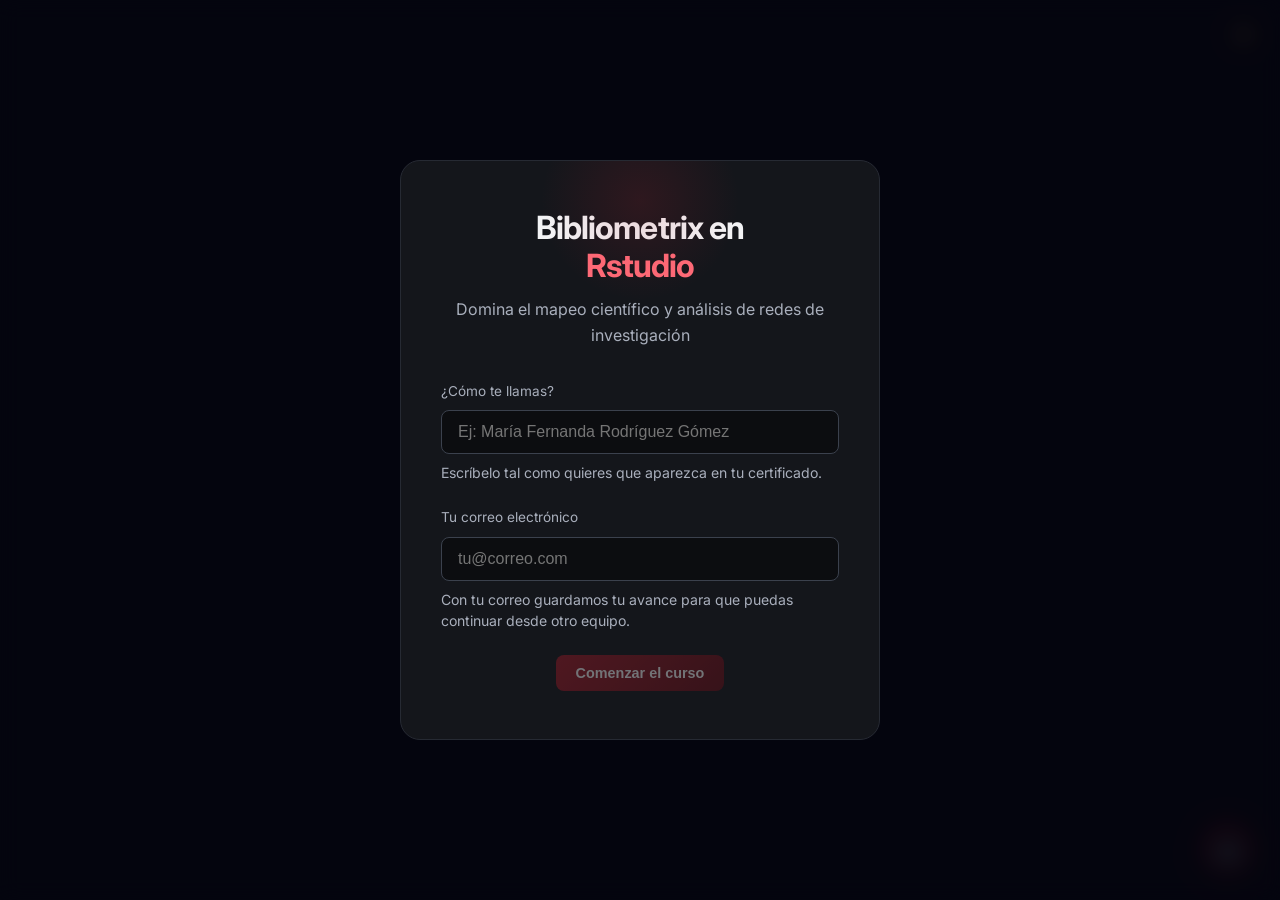
<file: curso-gratis.html>
<!DOCTYPE html>
<html lang="es">
<head>
  <meta charset="UTF-8">
  <meta name="viewport" content="width=device-width, initial-scale=1.0">
  <title>Trabajo Científico - Cargando curso...</title>
  <link rel="preconnect" href="https://fonts.googleapis.com">
  <link rel="preconnect" href="https://fonts.gstatic.com" crossorigin>
  <link href="https://fonts.googleapis.com/css2?family=Inter:wght@400;500;600;700;800&display=swap" rel="stylesheet">
  <link rel="stylesheet" href="css/styles.css">
  <script src="js/config.js"></script>
  <script src="js/prefs.js"></script>
  <style>
    /* ============================================
       Free Course — UI overrides
       ============================================ */

    /* Hide gamification elements not used in free courses */
    body.is-free-course .sidebar-modules,
    body.is-free-course .user-role,
    body.is-free-course .hero-stats,
    body.is-free-course #skill-tree,
    body.is-free-course .section-title { display: none !important; }

    /* Hide stub elements used only to keep app.js happy */
    .free-course-stubs { display: none !important; }

    /* Slightly tighter hero in free courses */
    body.is-free-course .dashboard-hero { padding: 16px 0 4px; margin-bottom: 14px; }
    body.is-free-course .dashboard-hero h1 { font-size: 1.6rem; margin-bottom: 4px; }
    body.is-free-course .hero-subtitle { font-size: 0.95rem; }

    /* ====== Sidebar free-course stats ====== */
    .sidebar-free-stats {
      margin: 0 16px 14px;
      padding: 12px 14px;
      background: var(--bg-hover);
      border: 1px solid var(--border);
      border-radius: var(--radius-sm);
      display: flex;
      flex-direction: column;
      gap: 10px;
    }
    .free-stat { display: flex; align-items: center; gap: 10px; }
    .free-stat-icon { font-size: 1.1rem; width: 28px; text-align: center; }
    .free-stat-text { flex: 1; display: flex; flex-direction: column; line-height: 1.2; }
    .free-stat-label {
      font-size: 0.7rem;
      text-transform: uppercase;
      color: var(--text-muted);
      letter-spacing: 0.04em;
    }
    .free-stat-value {
      font-size: 1rem;
      font-weight: 700;
      color: var(--text-primary);
    }

    /* ====== Top tabs panel ====== */
    .classes-tabs {
      display: flex;
      gap: 6px;
      background: var(--bg-surface);
      border: 1px solid var(--border);
      border-radius: var(--radius);
      padding: 8px;
      margin-bottom: 22px;
      flex-wrap: wrap;
    }
    .class-tab {
      flex: 1 1 auto;
      min-width: 120px;
      padding: 12px 18px;
      background: transparent;
      border: 1px solid transparent;
      border-radius: var(--radius-sm);
      color: var(--text-secondary);
      font-size: 0.95rem;
      font-weight: 600;
      cursor: pointer;
      transition: all 0.2s;
      display: flex;
      align-items: center;
      justify-content: center;
      gap: 8px;
      font-family: inherit;
    }
    .class-tab:hover { background: var(--bg-hover); color: var(--text-primary); }
    .class-tab.active {
      background: var(--accent-gradient);
      color: #fff;
      box-shadow: 0 4px 12px rgba(196, 34, 50, 0.25);
    }
    .class-tab .tab-check {
      width: 18px; height: 18px;
      border-radius: 50%;
      background: var(--success);
      color: #fff;
      display: inline-flex;
      align-items: center;
      justify-content: center;
      font-size: 0.7rem;
      font-weight: 700;
    }
    .class-tab.class-tab-cert.active {
      background: linear-gradient(135deg, #ffd700, #ff8c00);
      color: #1a1a1a;
    }
    .class-tab.class-tab-upcoming { opacity: 0.75; }
    .class-tab .tab-soon-pill {
      background: rgba(255, 255, 255, 0.08);
      color: var(--text-secondary);
      border: 1px solid var(--border);
      padding: 2px 8px;
      border-radius: 999px;
      font-size: 0.7rem;
      font-weight: 600;
    }
    .class-tab.class-tab-upcoming.active .tab-soon-pill {
      background: rgba(255, 255, 255, 0.18);
      color: #fff;
      border-color: rgba(255, 255, 255, 0.3);
    }

    /* ====== Upcoming class panel ====== */
    .class-upcoming {
      background: var(--bg-surface);
      border: 1px dashed var(--border);
      border-radius: var(--radius);
      padding: 48px 32px;
      text-align: center;
      color: var(--text-secondary);
      max-width: 720px;
      margin: 16px auto;
    }
    .class-upcoming-icon { font-size: 3rem; margin-bottom: 12px; }
    .class-upcoming h3 { color: var(--text-primary); font-size: 1.3rem; margin: 8px 0 10px; }
    .class-upcoming p { font-size: 0.95rem; line-height: 1.6; max-width: 480px; margin: 0 auto; }

    .cert-check-item.upcoming { opacity: 0.7; }
    .cert-check-item.upcoming .cert-check-icon {
      background: rgba(255, 255, 255, 0.05);
      border-color: var(--border);
    }

    /* ====== Class panels ====== */
    .class-panel { display: none; animation: tcFadeIn 0.25s; }
    .class-panel.active { display: block; }
    @keyframes tcFadeIn {
      from { opacity: 0; transform: translateY(6px); }
      to { opacity: 1; transform: translateY(0); }
    }

    .class-panel-header { margin-bottom: 18px; }
    .class-panel-header h2 {
      font-size: 1.5rem;
      margin: 0 0 6px;
      color: var(--text-primary);
    }
    .class-panel-header p { color: var(--text-secondary); margin: 0; font-size: 0.95rem; }

    /* Free courses use full width on desktop for bigger video */
    body.is-free-course .main-content {
      max-width: none;
      padding: 32px 40px;
    }
    body.is-free-course.theater-mode .sidebar { display: none; }
    body.is-free-course.theater-mode .main-content { margin-left: 0; }

    /* Class video toolbar */
    .class-video-toolbar {
      display: flex;
      justify-content: flex-end;
      align-items: center;
      gap: 8px;
      max-width: 1600px;
      margin: 0 auto 8px;
    }
    .video-expand-btn {
      background: var(--bg-surface);
      color: var(--text-primary);
      border: 1px solid var(--border);
      border-radius: 8px;
      padding: 6px 12px;
      font-size: 0.85rem;
      cursor: pointer;
      display: inline-flex;
      align-items: center;
      gap: 6px;
      transition: all 0.18s;
    }
    .video-expand-btn:hover {
      border-color: rgba(196, 34, 50, 0.5);
      background: rgba(196, 34, 50, 0.08);
    }
    body.theater-mode .video-expand-btn { border-color: rgba(196, 34, 50, 0.6); color: var(--brand-300); }

    /* Large video container (desktop-first) */
    .class-video-wrap {
      position: relative;
      width: 100%;
      max-width: 1600px;
      margin: 0 auto 22px;
      background: #000;
      border-radius: var(--radius);
      overflow: hidden;
      box-shadow: 0 10px 28px rgba(0, 0, 0, 0.35);
    }
    body.theater-mode .class-video-wrap { max-width: none; }
    .class-video-wrap::before {
      content: "";
      display: block;
      padding-top: 56.25%;
    }
    .class-video-wrap iframe {
      position: absolute;
      top: 0; left: 0;
      width: 100%; height: 100%;
      border: 0;
    }
    .class-video-placeholder {
      position: absolute;
      inset: 0;
      display: flex;
      align-items: center;
      justify-content: center;
      flex-direction: column;
      gap: 10px;
      color: #b9bcd1;
      text-align: center;
      padding: 24px;
    }
    .class-video-placeholder .ph-emoji { font-size: 2.4rem; }
    .class-video-placeholder .ph-text { font-size: 1rem; max-width: 480px; }

    /* Info grid: concepts + resources */
    .class-info-grid {
      display: grid;
      grid-template-columns: 1.6fr 1fr;
      gap: 18px;
      margin-bottom: 18px;
    }
    @media (max-width: 1000px) {
      .class-info-grid { grid-template-columns: 1fr; }
    }
    .class-info-card {
      background: var(--bg-surface);
      border: 1px solid var(--border);
      border-radius: var(--radius);
      padding: 18px 20px;
    }
    .class-info-card h3 {
      margin: 0 0 12px;
      font-size: 1rem;
      color: var(--text-primary);
      display: flex;
      align-items: center;
      gap: 8px;
    }
    .class-info-card .reading-content {
      color: var(--text-secondary);
      font-size: 0.92rem;
      line-height: 1.65;
      max-height: 360px;
      overflow-y: auto;
      padding-right: 6px;
    }
    .class-info-card .reading-content strong { color: var(--text-primary); }
    .class-resources-list { display: flex; flex-direction: column; gap: 8px; }
    .class-resource {
      display: flex;
      align-items: center;
      gap: 10px;
      padding: 10px 12px;
      background: var(--bg-hover);
      border: 1px solid var(--border);
      border-radius: var(--radius-sm);
      color: var(--text-primary);
      text-decoration: none;
      font-size: 0.9rem;
      transition: all 0.2s;
    }
    .class-resource:hover {
      border-color: var(--accent-cyan);
      transform: translateX(2px);
    }
    .class-resource-icon { font-size: 1.1rem; }

    /* Quiz action block inside each class panel */
    .class-quiz-action {
      display: flex;
      align-items: center;
      justify-content: space-between;
      gap: 16px;
      padding: 18px 22px;
      background: var(--bg-surface);
      border: 1px solid var(--border);
      border-radius: var(--radius);
      flex-wrap: wrap;
    }
    .class-quiz-action-info h3 {
      margin: 0 0 4px;
      font-size: 1.05rem;
      color: var(--text-primary);
    }
    .class-quiz-action-info p {
      margin: 0;
      color: var(--text-secondary);
      font-size: 0.9rem;
    }
    .class-quiz-action .quiz-status-done {
      display: inline-flex;
      align-items: center;
      gap: 6px;
      color: var(--success);
      font-weight: 600;
      font-size: 0.95rem;
    }

    /* Mark-video-watched action */
    .class-watched-btn {
      margin-top: 4px;
    }
    .class-watched-btn.done {
      background: rgba(34, 197, 94, 0.12);
      border-color: var(--success);
      color: var(--success);
      cursor: default;
    }

    /* ====== Certificate panel ====== */
    .cert-panel {
      max-width: 720px;
      margin: 0 auto;
      background: var(--bg-surface);
      border: 1px solid var(--border);
      border-radius: var(--radius);
      padding: 28px 30px;
    }
    .cert-panel-header {
      text-align: center;
      margin-bottom: 22px;
    }
    .cert-panel-header h2 {
      margin: 0 0 6px;
      color: var(--text-primary);
      font-size: 1.6rem;
      display: inline-flex;
      align-items: center;
      gap: 10px;
    }
    .cert-panel-header p { color: var(--text-secondary); margin: 0; }
    .cert-checklist {
      display: flex;
      flex-direction: column;
      gap: 8px;
      margin-bottom: 22px;
    }
    .cert-check-item {
      display: flex;
      align-items: center;
      gap: 12px;
      padding: 11px 14px;
      background: var(--bg-hover);
      border: 1px solid var(--border);
      border-radius: var(--radius-sm);
    }
    .cert-check-icon {
      width: 26px; height: 26px;
      border-radius: 50%;
      background: var(--bg-deep);
      color: var(--text-muted);
      display: inline-flex;
      align-items: center;
      justify-content: center;
      font-size: 0.85rem;
      border: 1px solid var(--border);
      flex-shrink: 0;
    }
    .cert-check-item.done .cert-check-icon {
      background: var(--success);
      color: #fff;
      border-color: var(--success);
    }
    .cert-check-text { flex: 1; color: var(--text-primary); font-size: 0.95rem; }
    .cert-check-item.done .cert-check-text { opacity: 0.78; }
    .cert-panel .cert-actions { display: flex; justify-content: center; gap: 12px; flex-wrap: wrap; margin-top: 16px; }
    #cert-download-btn { min-width: 260px; }
    #cert-download-btn:disabled {
      opacity: 0.45;
      cursor: not-allowed;
      filter: grayscale(0.5);
    }

    /* ====== Theme toggle ====== */
    .theme-toggle {
      position: fixed;
      top: 14px;
      right: 16px;
      width: 42px;
      height: 42px;
      border-radius: 50%;
      background: var(--bg-surface);
      border: 1px solid var(--border);
      color: var(--text-primary);
      cursor: pointer;
      font-size: 1.15rem;
      display: flex;
      align-items: center;
      justify-content: center;
      z-index: 200;
      transition: all 0.2s;
      box-shadow: 0 4px 14px rgba(0, 0, 0, 0.25);
    }
    .theme-toggle:hover {
      transform: scale(1.06);
      border-color: var(--accent-cyan);
    }
    @media (max-width: 768px) {
      .theme-toggle { top: 10px; right: 10px; width: 36px; height: 36px; font-size: 1rem; }
    }

    /* ====== Light theme ====== */
    body[data-theme="light"] {
      --bg-deep: #eef1f7;
      --bg-surface: #ffffff;
      --bg-hover: #f3f5fb;
      --border: rgba(15, 23, 42, 0.08);
      --border-hover: rgba(15, 23, 42, 0.18);
      --text-primary: #111827;
      --text-secondary: #475569;
      --text-muted: #94a3b8;
    }
    body[data-theme="light"] .modal { color: var(--text-primary); background: #ffffff; }
    body[data-theme="light"] .modal-title,
    body[data-theme="light"] .modal-subtitle { color: var(--text-primary); }
    body[data-theme="light"] .class-video-wrap { box-shadow: 0 6px 20px rgba(15, 23, 42, 0.12); }
    body[data-theme="light"] .class-tab.active { color: #fff; }
    body[data-theme="light"] .class-tab.class-tab-cert.active { color: #1a1a1a; }
    body[data-theme="light"] .gradient-text { color: var(--brand-text); }
  </style>
</head>
<body class="is-free-course" data-theme="dark">

  <!-- Welcome Modal -->
  <div id="welcome-modal" class="modal-overlay">
    <div class="modal">
      <div class="modal-glow"></div>
      <h1 class="modal-title" id="welcome-title">Cargando<br><span class="gradient-text">curso...</span></h1>
      <p class="modal-subtitle" id="welcome-subtitle">Preparando tu experiencia de aprendizaje.</p>
      <div class="modal-input-group">
        <label for="student-name">¿Cómo te llamas?</label>
        <input type="text" id="student-name" placeholder="Ej: María Fernanda Rodríguez Gómez" maxlength="60" autocomplete="name">
        <p class="input-hint">Escríbelo tal como quieres que aparezca en tu certificado.</p>
      </div>
      <div class="modal-input-group hidden" id="student-email-group">
        <label for="student-email">Tu correo electrónico</label>
        <input type="email" id="student-email" placeholder="tu@correo.com" autocomplete="email">
        <p class="input-hint">Con tu correo guardamos tu avance para que puedas continuar desde otro equipo.</p>
      </div>
      <button id="start-btn" class="btn btn-primary" disabled>Comenzar el curso</button>
    </div>
  </div>

  <!-- Certificate Modal -->
  <div id="cert-modal" class="modal-overlay hidden">
    <div class="modal modal-lg">
      <button class="modal-close" id="cert-close">&times;</button>
      <h2 class="modal-title">¡Felicidades! 🎓</h2>
      <p class="modal-subtitle">Has completado el curso. Descarga tu certificado.</p>
      <canvas id="cert-canvas" width="1200" height="800"></canvas>
      <div class="cert-name-check">
        <span class="cert-name-label">Se expedirá a nombre de:</span>
        <strong class="cert-name-value" id="cert-name-value">—</strong>
        <button type="button" class="btn btn-outline btn-sm" id="cert-name-edit">Corregir nombre</button>
      </div>
      <div class="cert-actions">
        <button id="cert-download" class="btn btn-primary">⬇️ Descargar PNG (alta resolución)</button>
        <button id="cert-download-pdf" class="btn btn-secondary">📄 Descargar PDF</button>
      </div>
    </div>
  </div>

  <!-- Pro Course Promo Modal (shown on top of certificate) -->
  <div id="promo-modal" class="modal-overlay hidden" style="z-index:1100;background:rgba(5,5,15,0.78);">
    <div class="modal" style="max-width:520px;padding:40px 32px;background:linear-gradient(160deg,#0e1226 0%,#161a36 100%) !important;border:1px solid rgba(196, 34, 50,0.35);box-shadow:0 30px 80px rgba(196, 34, 50,0.15),0 0 0 1px rgba(107, 15, 24,0.2);color:#e4e4e7;">
      <button class="modal-close" id="promo-close" aria-label="Cerrar" style="color:#cfd3e3;">&times;</button>
      <div style="display:inline-block;padding:6px 14px;border-radius:999px;background:var(--brand-600);color:#fff;font-size:0.75rem;font-weight:700;letter-spacing:1px;text-transform:uppercase;margin-bottom:16px;">🚀 Da el siguiente paso</div>
      <h2 class="modal-title" style="font-size:1.7rem;margin-bottom:8px;color:#ffffff !important;">Cursos en vivo<br><span style="color:var(--brand-300);">que inician en agosto</span></h2>
      <p class="modal-subtitle" style="margin-bottom:20px;color:#cfd3e3 !important;">Llevamos lo que aprendiste al siguiente nivel: <strong style="color:#ffffff;">20 horas certificadas</strong> en sesiones en vivo con el instructor.</p>
      <div style="display:grid;gap:10px;margin-bottom:22px;text-align:left;">
        <div style="padding:12px 14px;border-radius:10px;background:rgba(196, 34, 50,0.08);border:1px solid rgba(196, 34, 50,0.25);">
          <div style="color:#ffffff;font-weight:700;font-size:0.95rem;">🐍 Ciencia de Datos Profesional con Python + IA</div>
          <div style="color:var(--brand-300);font-size:0.85rem;margin-top:3px;">Inicia el 7 de agosto de 2026</div>
        </div>
        <div style="padding:12px 14px;border-radius:10px;background:rgba(107, 15, 24,0.08);border:1px solid rgba(107, 15, 24,0.3);">
          <div style="color:#ffffff;font-weight:700;font-size:0.95rem;">🔬 Inteligencia Artificial para Investigación Científica</div>
          <div style="color:#a78bfa;font-size:0.85rem;margin-top:3px;">Inicia el 20 de agosto de 2026</div>
        </div>
      </div>
      <ul style="list-style:none;padding:0;margin:0 0 24px;text-align:left;color:#cfd3e3;font-size:0.92rem;line-height:1.8;">
        <li>✅ 7 sesiones en vivo con el instructor</li>
        <li>✅ Grabaciones disponibles en la plataforma</li>
        <li>✅ Evaluación por módulo y certificado de 20 horas</li>
        <li>✅ Materiales y acompañamiento durante el curso</li>
      </ul>
      <a href="index.html#cursos" id="promo-cta" class="btn btn-primary" style="display:block;text-align:center;text-decoration:none;margin-bottom:10px;color:#ffffff;">Ver los cursos en vivo →</a>
      <button id="promo-continue" class="btn btn-secondary" style="width:100%;color:#ffffff;">Continuar a mi certificado</button>
    </div>
  </div>

  <!-- Theme toggle -->
  <button id="theme-toggle" class="theme-toggle hidden" aria-label="Cambiar tema" title="Cambiar tema">🌙</button>

  <!-- App Shell -->
  <div id="app" class="app hidden">

    <!-- Mobile Header -->
    <header class="mobile-header">
      <button class="hamburger" id="menu-toggle" aria-label="Abrir menú">
        <span></span><span></span><span></span>
      </button>
      <span class="mobile-title" id="mobile-course-title">Curso</span>
      <div class="header-progress-mini">
        <span id="header-progress-text">0%</span>
      </div>
    </header>

    <!-- Sidebar -->
    <aside id="sidebar" class="sidebar">
      <div class="sidebar-header">
        <a href="index.html" class="sidebar-logo" title="Volver al portal" style="text-decoration:none;color:inherit;">
          <img src="imagenes/logo-nav.png" alt="Trabajo Científico" class="logo-icon" style="height:28px;width:auto;">
          <span>Trabajo Científico</span>
        </a>
        <button class="sidebar-close" id="sidebar-close" aria-label="Cerrar menú">&times;</button>
      </div>
      <a href="index.html" class="btn btn-outline btn-sm" style="margin:0 16px 12px;display:flex;align-items:center;gap:6px;justify-content:center;font-size:0.8rem;">
        <svg width="14" height="14" viewBox="0 0 24 24" fill="none" stroke="currentColor" stroke-width="2" stroke-linecap="round" stroke-linejoin="round"><path d="M19 12H5"/><path d="M12 19l-7-7 7-7"/></svg>
        Volver al portal
      </a>

      <div class="sidebar-prefs">
        <div class="prefs-row">
          <span class="prefs-label">Apariencia</span>
          <button type="button" class="prefs-btn prefs-btn--theme" data-pref-theme>
            <span data-pref-theme-icon>🌙</span>
            <span data-pref-theme-text>Tema oscuro</span>
          </button>
        </div>
      </div>

      <div class="sidebar-user">
        <div class="user-avatar" id="user-avatar">U</div>
        <div class="user-info">
          <span class="user-name" id="sidebar-username">Usuario</span>
          <span class="user-role" id="sidebar-level-label">Estudiante</span>
        </div>
      </div>

      <!-- Free course mini stats -->
      <div class="sidebar-free-stats">
        <div class="free-stat">
          <span class="free-stat-icon">📺</span>
          <div class="free-stat-text">
            <span class="free-stat-label">Lecciones revisadas</span>
            <span class="free-stat-value"><span id="stat-completed">0</span> / <span id="stat-total">3</span></span>
          </div>
        </div>
        <div class="free-stat">
          <span class="free-stat-icon">✅</span>
          <div class="free-stat-text">
            <span class="free-stat-label">Quizzes aprobados</span>
            <span class="free-stat-value"><span id="stat-quizzes">0</span> / <span id="stat-quizzes-total">3</span></span>
          </div>
        </div>
      </div>

      <p class="sync-status" id="sync-status">Avance guardado solo en este equipo</p>

      <!-- Hidden stubs kept so app.js doesn't crash on missing IDs -->
      <div class="free-course-stubs">
        <span id="modules-viewed-count"></span>
        <span id="modules-viewed-label"></span>
        <div id="modules-viewed-bar"></div>
        <span id="stat-modules"></span>
        <span id="stat-modules-total"></span>
        <span id="stat-modules-label"></span>
      </div>

      <div class="sidebar-progress">
        <div class="progress-label">
          <span>Progreso general</span>
          <span id="global-progress-pct">0%</span>
        </div>
        <div class="progress-bar">
          <div class="progress-fill" id="global-progress-bar"></div>
        </div>
      </div>

      <nav class="sidebar-nav" id="sidebar-nav">
        <!-- Modules rendered by JS -->
      </nav>

    </aside>

    <!-- Sidebar Overlay (mobile) -->
    <div class="sidebar-overlay" id="sidebar-overlay"></div>

    <!-- Main Content -->
    <main class="main-content" id="main-content">

      <!-- Dashboard View (now: hero + class tabs) -->
      <section id="view-dashboard" class="view active">
        <div class="dashboard-hero">
          <div class="hero-content">
            <h1>Bienvenido, <span class="gradient-text" id="dashboard-username">Usuario</span></h1>
            <p class="hero-subtitle">Avanza a tu ritmo. Mira el video, revisa los materiales y aprueba el quiz de cada clase.</p>
          </div>
          <!-- hero-stats removed (now in sidebar) -->
        </div>

        <!-- Top tabs panel: Clase 1 | Clase 2 | Clase 3 | 🎓 Certificado -->
        <div class="classes-tabs" id="classes-tabs">
          <!-- Tabs rendered by inline JS -->
        </div>
        <div class="classes-content" id="classes-content">
          <!-- Class panels rendered by inline JS -->
        </div>

        <!-- Hidden — kept so renderDashboard() still finds it -->
        <h2 class="section-title">Tu ruta de aprendizaje</h2>
        <div class="skill-tree" id="skill-tree"></div>
      </section>

      <!-- Lesson View (used from sidebar nav clicks) -->
      <section id="view-lesson" class="view">
        <button class="btn-back" id="btn-back-lesson">
          <svg width="20" height="20" viewBox="0 0 24 24" fill="none" stroke="currentColor" stroke-width="2" stroke-linecap="round" stroke-linejoin="round"><path d="M19 12H5"/><path d="M12 19l-7-7 7-7"/></svg>
          Volver a la clase
        </button>

        <div class="lesson-header">
          <span class="lesson-badge" id="lesson-badge">Clase 1 — Lección 1</span>
          <h1 id="lesson-title">Título de la lección</h1>
          <div class="lesson-meta">
            <span class="meta-item" id="lesson-duration">
              <svg width="16" height="16" viewBox="0 0 24 24" fill="none" stroke="currentColor" stroke-width="2" stroke-linecap="round" stroke-linejoin="round"><circle cx="12" cy="12" r="10"/><path d="M12 6v6l4 2"/></svg>
              20 min
            </span>
            <span class="meta-item" id="lesson-type-badge">
              <svg width="16" height="16" viewBox="0 0 24 24" fill="none" stroke="currentColor" stroke-width="2" stroke-linecap="round" stroke-linejoin="round"><polygon points="5 3 19 12 5 21 5 3"/></svg>
              Video
            </span>
          </div>
        </div>

        <div class="video-container" id="video-container">
          <div class="video-wrapper">
            <iframe id="video-iframe" src="" frameborder="0" allow="accelerometer; autoplay; clipboard-write; encrypted-media; gyroscope; picture-in-picture" allowfullscreen></iframe>
          </div>
        </div>

        <div class="lesson-body">
          <div class="lesson-content-area">
            <div class="lesson-tabs">
              <button class="tab active" data-tab="reading">Conceptos</button>
              <button class="tab" data-tab="resources">Recursos</button>
            </div>

            <div class="tab-content active" id="tab-reading">
              <div class="reading-content" id="reading-content">
                <!-- Reading content rendered by JS -->
              </div>
            </div>

            <div class="tab-content" id="tab-resources">
              <div class="resources-list" id="resources-list">
                <!-- Resources rendered by JS -->
              </div>
            </div>
          </div>

          <div class="lesson-actions">
            <button class="btn btn-primary btn-lg" id="btn-complete-lesson">
              <svg width="20" height="20" viewBox="0 0 24 24" fill="none" stroke="currentColor" stroke-width="2" stroke-linecap="round" stroke-linejoin="round"><path d="M20 6L9 17l-5-5"/></svg>
              Marcar como completada
            </button>
            <button class="btn btn-outline btn-lg" id="btn-next-lesson">
              Siguiente lección
              <svg width="20" height="20" viewBox="0 0 24 24" fill="none" stroke="currentColor" stroke-width="2" stroke-linecap="round" stroke-linejoin="round"><path d="M5 12h14"/><path d="M12 5l7 7-7 7"/></svg>
            </button>
          </div>
        </div>
      </section>

      <!-- Quiz View -->
      <section id="view-quiz" class="view">
        <button class="btn-back" id="btn-back-quiz">
          <svg width="20" height="20" viewBox="0 0 24 24" fill="none" stroke="currentColor" stroke-width="2" stroke-linecap="round" stroke-linejoin="round"><path d="M19 12H5"/><path d="M12 19l-7-7 7-7"/></svg>
          Volver a la clase
        </button>

        <div class="quiz-header">
          <span class="lesson-badge" id="quiz-badge">Quiz</span>
          <h1 id="quiz-title">Quiz de la Clase</h1>
          <p class="quiz-instruction">Responde correctamente al menos el 70% de las preguntas para aprobar.</p>
          <div class="quiz-timer hidden" id="quiz-timer">
            <svg width="16" height="16" viewBox="0 0 24 24" fill="none" stroke="currentColor" stroke-width="2" stroke-linecap="round" stroke-linejoin="round"><circle cx="12" cy="13" r="8"/><path d="M12 9v4l2 2"/><path d="M9 2h6"/></svg>
            <span class="quiz-timer-label">Tiempo restante</span>
            <span class="quiz-timer-value" id="quiz-timer-value">20:00</span>
          </div>
        </div>

        <!-- Pantalla previa: el cronómetro no arranca hasta pulsar Empezar -->
        <div class="quiz-intro hidden" id="quiz-intro">
          <h2 class="quiz-intro-title">Antes de empezar</h2>
          <ul class="quiz-intro-rules" id="quiz-intro-rules"></ul>
          <button class="btn btn-primary btn-lg" id="btn-start-quiz">Empezar el quiz</button>
          <button class="btn btn-outline" id="btn-cancel-quiz">Ahora no, volver</button>
        </div>

        <div class="quiz-body" id="quiz-body">
          <!-- Quiz questions rendered by JS -->
        </div>

        <div class="quiz-actions" id="quiz-actions">
          <button class="btn btn-primary btn-lg" id="btn-submit-quiz">Enviar respuestas</button>
        </div>

        <div class="quiz-results hidden" id="quiz-results">
          <div class="result-card" id="result-card">
            <div class="result-icon" id="result-icon">✓</div>
            <h2 id="result-title">¡Aprobado!</h2>
            <p id="result-message">Has obtenido un 100%</p>
            <div class="result-actions">
              <button class="btn btn-primary" id="btn-next-module">Siguiente clase</button>
              <button class="btn btn-outline" id="btn-retry-quiz">Reintentar</button>
            </div>
          </div>
        </div>
      </section>

    </main>
  </div>




  <!-- AI Chat -->
  <button id="ai-fab" class="fab" aria-label="Abrir chat de IA">
    <span class="fab-icon">🤖</span>
  </button>
  <div id="ai-chat-modal" class="chat-modal hidden">
    <div class="chat-resize-handle" id="chat-resize-handle"></div>
    <div class="chat-header">
      <h3>Asistente de IA <span class="gradient-text">Gemini</span></h3>
      <div class="chat-toolbar">
        <button id="ai-chat-theme" class="chat-toolbar-btn" aria-label="Cambiar tema" title="Cambiar tema">
          <svg width="16" height="16" viewBox="0 0 24 24" fill="none" stroke="currentColor" stroke-width="2" stroke-linecap="round" stroke-linejoin="round"><circle cx="12" cy="12" r="5"/><line x1="12" y1="1" x2="12" y2="3"/><line x1="12" y1="21" x2="12" y2="23"/><line x1="4.22" y1="4.22" x2="5.64" y2="5.64"/><line x1="18.36" y1="18.36" x2="19.78" y2="19.78"/><line x1="1" y1="12" x2="3" y2="12"/><line x1="21" y1="12" x2="23" y2="12"/><line x1="4.22" y1="19.78" x2="5.64" y2="18.36"/><line x1="18.36" y1="5.64" x2="19.78" y2="4.22"/></svg>
        </button>
        <button id="ai-chat-export" class="chat-toolbar-btn" aria-label="Exportar conversacion" title="Exportar conversacion">
          <svg width="16" height="16" viewBox="0 0 24 24" fill="none" stroke="currentColor" stroke-width="2" stroke-linecap="round" stroke-linejoin="round"><path d="M21 15v4a2 2 0 0 1-2 2H5a2 2 0 0 1-2-2v-4"/><polyline points="7 10 12 15 17 10"/><line x1="12" y1="15" x2="12" y2="3"/></svg>
        </button>
        <button id="ai-chat-fullscreen" class="chat-toolbar-btn" aria-label="Pantalla completa" title="Pantalla completa">
          <svg width="16" height="16" viewBox="0 0 24 24" fill="none" stroke="currentColor" stroke-width="2" stroke-linecap="round" stroke-linejoin="round"><polyline points="15 3 21 3 21 9"/><polyline points="9 21 3 21 3 15"/><line x1="21" y1="3" x2="14" y2="10"/><line x1="3" y1="21" x2="10" y2="14"/></svg>
        </button>
        <button id="ai-chat-close" class="chat-close">&times;</button>
      </div>
    </div>
    <div class="chat-messages" id="ai-chat-messages">
      <!-- Messages will be injected here -->
    </div>
    <div id="chat-suggestions" class="chat-suggestions">
      <!-- Quick suggestion buttons rendered by JS -->
    </div>
    <div class="chat-input-area">
      <form id="ai-chat-form">
        <input type="text" id="ai-chat-input" placeholder="Escribe tu duda aqui..." autocomplete="off" required>
        <button type="submit" id="ai-chat-submit" aria-label="Enviar">
          <svg width="20" height="20" viewBox="0 0 24 24" fill="none" stroke="currentColor" stroke-width="2" stroke-linecap="round" stroke-linejoin="round"><line x1="22" y1="2" x2="11" y2="13"></line><polygon points="22 2 15 22 11 13 2 9 22 2"></polygon></svg>
        </button>
      </form>
    </div>
  </div>
  <div id="ai-chat-overlay" class="chat-overlay hidden"></div>


  <!-- Toast Notifications Container -->
  <div id="toast-container" class="toast-container"></div>

  <!-- Confetti Canvas Overlay -->
  <canvas id="confetti-canvas" style="position:fixed;top:0;left:0;width:100%;height:100%;z-index:9999;pointer-events:none;display:none;"></canvas>

  <script>
    /* ============================================
       Free course initializer
       Renders the tabs panel + cert checklist
       and wires the theme toggle.
       ============================================ */
    (function() {
      const THEME_KEY = 'tc_theme';
      const ACTIVE_TAB_KEY = 'tc_free_active_tab_' +
        (new URLSearchParams(window.location.search).get('curso') || 'bibliometrix-rstudio');

      // ----- Theme toggle -----
      function applyTheme(theme) {
        document.body.setAttribute('data-theme', theme);
        const btn = document.getElementById('theme-toggle');
        if (btn) btn.textContent = theme === 'light' ? '🌙' : '☀️';
      }
      function initTheme() {
        const saved = localStorage.getItem(THEME_KEY) || 'dark';
        applyTheme(saved);
        const btn = document.getElementById('theme-toggle');
        if (!btn) return;
        btn.classList.remove('hidden');
        btn.addEventListener('click', function() {
          const current = document.body.getAttribute('data-theme') || 'dark';
          const next = current === 'dark' ? 'light' : 'dark';
          localStorage.setItem(THEME_KEY, next);
          applyTheme(next);
        });
      }

      // ----- Markdown-lite formatter for reading content -----
      function fmtReading(md) {
        if (!md) return '<em>Sin contenido teórico.</em>';
        return md
          .replace(/&/g, '&amp;')
          .replace(/</g, '&lt;')
          .replace(/>/g, '&gt;')
          .replace(/\*\*(.+?)\*\*/g, '<strong>$1</strong>')
          .replace(/\n/g, '<br>');
      }

      // ----- Resource icon -----
      function resourceIcon(type) {
        if (type === 'download') return '⬇️';
        if (type === 'link') return '🔗';
        return '📄';
      }

      // ----- Build tab buttons -----
      function buildTabs() {
        const tabsEl = document.getElementById('classes-tabs');
        if (!tabsEl) return;
        tabsEl.innerHTML = '';

        const TOTAL_CLASSES = 3;
        for (let i = 0; i < TOTAL_CLASSES; i++) {
          const mod = COURSE_DATA.modules[i];
          const btn = document.createElement('button');
          btn.dataset.tabIndex = String(i);
          if (!mod) {
            btn.className = 'class-tab class-tab-upcoming' + (i === 0 ? ' active' : '');
            btn.innerHTML = '<span>Clase ' + (i + 1) + '</span><span class="tab-soon-pill">Próximamente</span>';
          } else {
            const quizDone = App.isQuizCompleted(mod.quiz.id);
            const lessonsDone = mod.lessons.every(function(l) { return App.isLessonCompleted(l.id); });
            const isDone = quizDone && lessonsDone;
            btn.className = 'class-tab' + (i === 0 ? ' active' : '');
            btn.innerHTML = (isDone ? '<span class="tab-check">✓</span>' : '') +
              '<span>Clase ' + (i + 1) + '</span>';
          }
          tabsEl.appendChild(btn);
        }

        // Certificate tab
        const certBtn = document.createElement('button');
        certBtn.className = 'class-tab class-tab-cert';
        certBtn.dataset.tabIndex = 'cert';
        certBtn.innerHTML = '<span>🎓</span><span>Certificado</span>';
        tabsEl.appendChild(certBtn);

        tabsEl.querySelectorAll('.class-tab').forEach(function(b) {
          b.addEventListener('click', function() { activateTab(b.dataset.tabIndex); });
        });
      }

      // ----- Build class content panels -----
      function buildPanels() {
        const wrap = document.getElementById('classes-content');
        if (!wrap) return;
        wrap.innerHTML = '';

        const TOTAL_CLASSES = 3;
        for (let i = 0; i < TOTAL_CLASSES; i++) {
          const mod = COURSE_DATA.modules[i];
          const panel = document.createElement('div');
          panel.className = 'class-panel' + (i === 0 ? ' active' : '');
          panel.dataset.tabIndex = String(i);

          if (!mod) {
            panel.innerHTML =
              '<div class="class-panel-header">' +
                '<h2>Clase ' + (i + 1) + ': Próximamente</h2>' +
                '<p>Esta clase aún no está disponible. Pronto subiremos el video, los materiales y el quiz.</p>' +
              '</div>' +
              '<div class="class-upcoming">' +
                '<div class="class-upcoming-icon">⏳</div>' +
                '<h3>Estamos preparando esta clase</h3>' +
                '<p>Vuelve pronto para completar tu certificado. Te recomendamos avanzar primero con la Clase 1 mientras tanto.</p>' +
              '</div>';
            wrap.appendChild(panel);
            continue;
          }

          const lesson = mod.lessons[0] || {};
          const quizDone = App.isQuizCompleted(mod.quiz.id);
          const lessonDone = lesson.id ? App.isLessonCompleted(lesson.id) : false;
          const driveId = App.parseDriveId(lesson.driveId || lesson.driveUrl);
          const videoHtml = (lesson.videoId && lesson.videoId !== 'VIDEO_ID_PLACEHOLDER')
            ? '<iframe src="https://www.youtube.com/embed/' + lesson.videoId +
              '" allow="accelerometer; autoplay; clipboard-write; encrypted-media; gyroscope; picture-in-picture" allowfullscreen></iframe>'
            : driveId
            ? '<iframe src="https://drive.google.com/file/d/' + driveId +
              '/preview" allow="autoplay; encrypted-media; fullscreen" allowfullscreen></iframe>'
            : '<div class="class-video-placeholder">' +
              '<span class="ph-emoji">🎬</span>' +
              '<span class="ph-text">El video de esta clase estará disponible próximamente.</span>' +
              '</div>';

          const resourcesHtml = (lesson.resources || []).map(function(r) {
            return '<a class="class-resource" href="' + r.url + '" target="_blank" rel="noopener">' +
              '<span class="class-resource-icon">' + resourceIcon(r.type) + '</span>' +
              '<span>' + r.title + '</span></a>';
          }).join('') || '<p style="color:var(--text-secondary);font-size:0.9rem;margin:0;">Sin materiales adicionales.</p>';

          const isTheater = document.body.classList.contains('theater-mode');
          panel.innerHTML =
            '<div class="class-panel-header">' +
              '<h2>Clase ' + (i + 1) + ': ' + (lesson.title || mod.title) + '</h2>' +
              '<p>' + (mod.description || '') + '</p>' +
            '</div>' +
            '<div class="class-video-toolbar">' +
              '<button class="video-expand-btn" id="theater-toggle-' + i + '" type="button" title="Expandir / contraer">' +
                (isTheater ? '🗗 Contraer video' : '⛶ Expandir video') +
              '</button>' +
            '</div>' +
            '<div class="class-video-wrap">' + videoHtml + '</div>' +
            '<div class="class-info-grid">' +
              '<div class="class-info-card">' +
                '<h3>📘 Conceptos clave</h3>' +
                '<div class="reading-content">' + fmtReading(lesson.reading) + '</div>' +
                (lesson.id ? ('<button class="btn btn-outline btn-sm class-watched-btn' +
                  (lessonDone ? ' done' : '') + '" data-lesson-id="' + lesson.id +
                  '" data-module-index="' + i + '" data-lesson-index="0">' +
                  (lessonDone ? '✓ Video revisado' : 'Marcar video como revisado') +
                  '</button>') : '') +
              '</div>' +
              '<div class="class-info-card">' +
                '<h3>📎 Materiales</h3>' +
                '<div class="class-resources-list">' + resourcesHtml + '</div>' +
              '</div>' +
            '</div>' +
            '<div class="class-quiz-action">' +
              '<div class="class-quiz-action-info">' +
                '<h3>' + (mod.quiz && mod.quiz.title ? mod.quiz.title : 'Quiz de la clase') + '</h3>' +
                '<p>Aprueba con 70% o más para validar la clase.</p>' +
              '</div>' +
              (quizDone
                ? '<span class="quiz-status-done">✓ Aprobado</span> ' +
                  '<button class="btn btn-outline btn-sm" data-quiz-module="' + i + '">Repasar quiz</button>'
                : '<button class="btn btn-primary" data-quiz-module="' + i + '">Hacer quiz</button>') +
            '</div>';

          wrap.appendChild(panel);
        }

        // Certificate panel
        const certPanel = document.createElement('div');
        certPanel.className = 'class-panel';
        certPanel.dataset.tabIndex = 'cert';
        certPanel.innerHTML = renderCertPanelHtml();
        wrap.appendChild(certPanel);

        // Bind quiz buttons
        wrap.querySelectorAll('[data-quiz-module]').forEach(function(b) {
          b.addEventListener('click', function() {
            const idx = parseInt(b.dataset.quizModule, 10);
            persistActiveTab(String(idx));
            App.navigateTo('quiz', { moduleIndex: idx });
          });
        });
        // Bind "video revisado"
        wrap.querySelectorAll('.class-watched-btn').forEach(function(b) {
          if (b.classList.contains('done')) return;
          b.addEventListener('click', function() {
            const mi = parseInt(b.dataset.moduleIndex, 10);
            const li = parseInt(b.dataset.lessonIndex, 10);
            App.state.currentModuleIndex = mi;
            App.state.currentLessonIndex = li;
            App.completeCurrentLesson();
            // re-render to update checkmarks
            renderFreeUI();
          });
        });
        // Bind cert download
        const certBtn = certPanel.querySelector('#cert-download-btn');
        if (certBtn) certBtn.addEventListener('click', function() {
          if (!certBtn.disabled) App.showCertificate();
        });
        // Bind theater-mode toggles
        wrap.querySelectorAll('.video-expand-btn').forEach(function(b) {
          b.addEventListener('click', function() {
            document.body.classList.toggle('theater-mode');
            const isTheater = document.body.classList.contains('theater-mode');
            try { localStorage.setItem('tc_theater_mode', isTheater ? '1' : '0'); } catch (e) {}
            renderFreeUI();
          });
        });
      }

      function renderCertPanelHtml() {
        let html = '<div class="cert-panel">' +
          '<div class="cert-panel-header">' +
            '<h2>🎓 Tu certificado</h2>' +
            '<p>Completa estos requisitos para descargar tu certificado:</p>' +
          '</div>' +
          '<div class="cert-checklist">';
        let allDone = true;
        const TOTAL_CLASSES = 3;
        for (let i = 0; i < TOTAL_CLASSES; i++) {
          const mod = COURSE_DATA.modules[i];
          if (!mod) {
            allDone = false;
            html +=
              '<div class="cert-check-item upcoming">' +
                '<span class="cert-check-icon">⏳</span>' +
                '<span class="cert-check-text">Clase ' + (i + 1) + ' — Próximamente</span>' +
              '</div>';
            continue;
          }
          const lesson = mod.lessons[0] || {};
          const videoDone = lesson.id ? App.isLessonCompleted(lesson.id) : true;
          const quizDone = App.isQuizCompleted(mod.quiz.id);
          if (!videoDone) allDone = false;
          if (!quizDone) allDone = false;
          html +=
            '<div class="cert-check-item' + (videoDone ? ' done' : '') + '">' +
              '<span class="cert-check-icon">' + (videoDone ? '✓' : (i + 1)) + '</span>' +
              '<span class="cert-check-text">Ver el video y materiales de la Clase ' + (i + 1) + '</span>' +
            '</div>' +
            '<div class="cert-check-item' + (quizDone ? ' done' : '') + '">' +
              '<span class="cert-check-icon">' + (quizDone ? '✓' : '?') + '</span>' +
              '<span class="cert-check-text">Aprobar el quiz de la Clase ' + (i + 1) + '</span>' +
            '</div>';
        }
        html += '</div>' +
          '<div class="cert-actions">' +
            '<button class="btn btn-primary btn-lg" id="cert-download-btn"' + (allDone ? '' : ' disabled') + '>' +
              (allDone ? '⬇️ Descargar certificado' : 'Completa los pasos para desbloquear') +
            '</button>' +
          '</div>' +
        '</div>';
        return html;
      }

      function activateTab(tabIndex) {
        document.querySelectorAll('.class-tab').forEach(function(b) {
          b.classList.toggle('active', b.dataset.tabIndex === tabIndex);
        });
        document.querySelectorAll('.class-panel').forEach(function(p) {
          p.classList.toggle('active', p.dataset.tabIndex === tabIndex);
        });
        persistActiveTab(tabIndex);
      }

      function persistActiveTab(tabIndex) {
        try { localStorage.setItem(ACTIVE_TAB_KEY, tabIndex); } catch (e) {}
      }

      function restoreActiveTab() {
        let t;
        try { t = localStorage.getItem(ACTIVE_TAB_KEY); } catch (e) {}
        if (t && document.querySelector('[data-tab-index="' + t + '"]')) {
          activateTab(t);
        }
      }

      function renderFreeUI() {
        if (typeof App === 'undefined' || typeof COURSE_DATA === 'undefined') return;
        if (!App.IS_FREE_COURSE) return;
        buildTabs();
        buildPanels();
        restoreActiveTab();
      }

      // Hook into App lifecycle so tabs refresh after lesson/quiz completion
      function hookApp() {
        if (typeof App === 'undefined') return;
        const origRenderSidebar = App.renderSidebar.bind(App);
        App.renderSidebar = function() {
          origRenderSidebar();
          // Force totals to 3 — every free course is presented as 3 classes
          const totalQuizEl = document.getElementById('stat-quizzes-total');
          if (totalQuizEl) totalQuizEl.textContent = '3';
          const totalLessonEl = document.getElementById('stat-total');
          if (totalLessonEl) totalLessonEl.textContent = '3';
        };
        const origRenderDashboard = App.renderDashboard.bind(App);
        App.renderDashboard = function() {
          origRenderDashboard();
          renderFreeUI();
        };
      }

      // Entry point: called by the loader after app.js loads
      window.initFreeCourseUI = function() {
        initTheme();
        try {
          if (localStorage.getItem('tc_theater_mode') === '1') {
            document.body.classList.add('theater-mode');
          }
        } catch (e) {}
        hookApp();
        // Trigger initial render (App may already have rendered dashboard once)
        renderFreeUI();
      };
    })();
  </script>

  <script>
    /* ============================================
       Course loader (loads course data + app scripts)
       ============================================ */
    (function() {
      const params = new URLSearchParams(window.location.search);
      const courseId = params.get('curso') || 'bibliometrix-rstudio';
      const validCourses = [
        'bibliometrix-rstudio', 'python-ia-geoinfo', 'agroclima-python-r',
        'excel-inteligente', 'python-ia-ciencia-datos', 'visualizacion-python-ia'
      ];
      const safeCourse = validCourses.includes(courseId) ? courseId : 'bibliometrix-rstudio';
      const script = document.createElement('script');
      script.src = 'js/courses/' + safeCourse + '.js';
      script.onload = function() {
        document.title = COURSE_DATA.title + ' - Trabajo Científico';
        var titleParts = COURSE_DATA.title.split(' ');
        var half = Math.ceil(titleParts.length / 2);
        var line1 = titleParts.slice(0, half).join(' ');
        var line2 = titleParts.slice(half).join(' ');
        document.getElementById('welcome-title').innerHTML = line1 + '<br><span class="gradient-text">' + line2 + '</span>';
        document.getElementById('welcome-subtitle').textContent = COURSE_DATA.subtitle;
        document.getElementById('mobile-course-title').textContent = COURSE_DATA.title;
        // Auto-fill name from portal
        var portalName = localStorage.getItem('tc_user_name');
        if (portalName) {
          document.getElementById('student-name').value = portalName;
          document.getElementById('start-btn').disabled = false;
        }
        var scripts = ['js/confetti.js', 'js/quiz.js', 'js/ai.js', 'js/app.js'];
        var i = 0;
        function loadNext() {
          if (i < scripts.length) {
            var s = document.createElement('script');
            s.src = scripts[i++];
            s.onload = loadNext;
            document.body.appendChild(s);
          } else {
            // All core scripts loaded — boot free-course UI
            if (typeof window.initFreeCourseUI === 'function') {
              window.initFreeCourseUI();
            }
          }
        }
        loadNext();
      };
      script.onerror = function() {
        alert('No se pudo cargar el curso. Redirigiendo al portal...');
        window.location.href = 'index.html';
      };
      document.body.appendChild(script);
    })();
  </script>
</body>
</html>
</file>
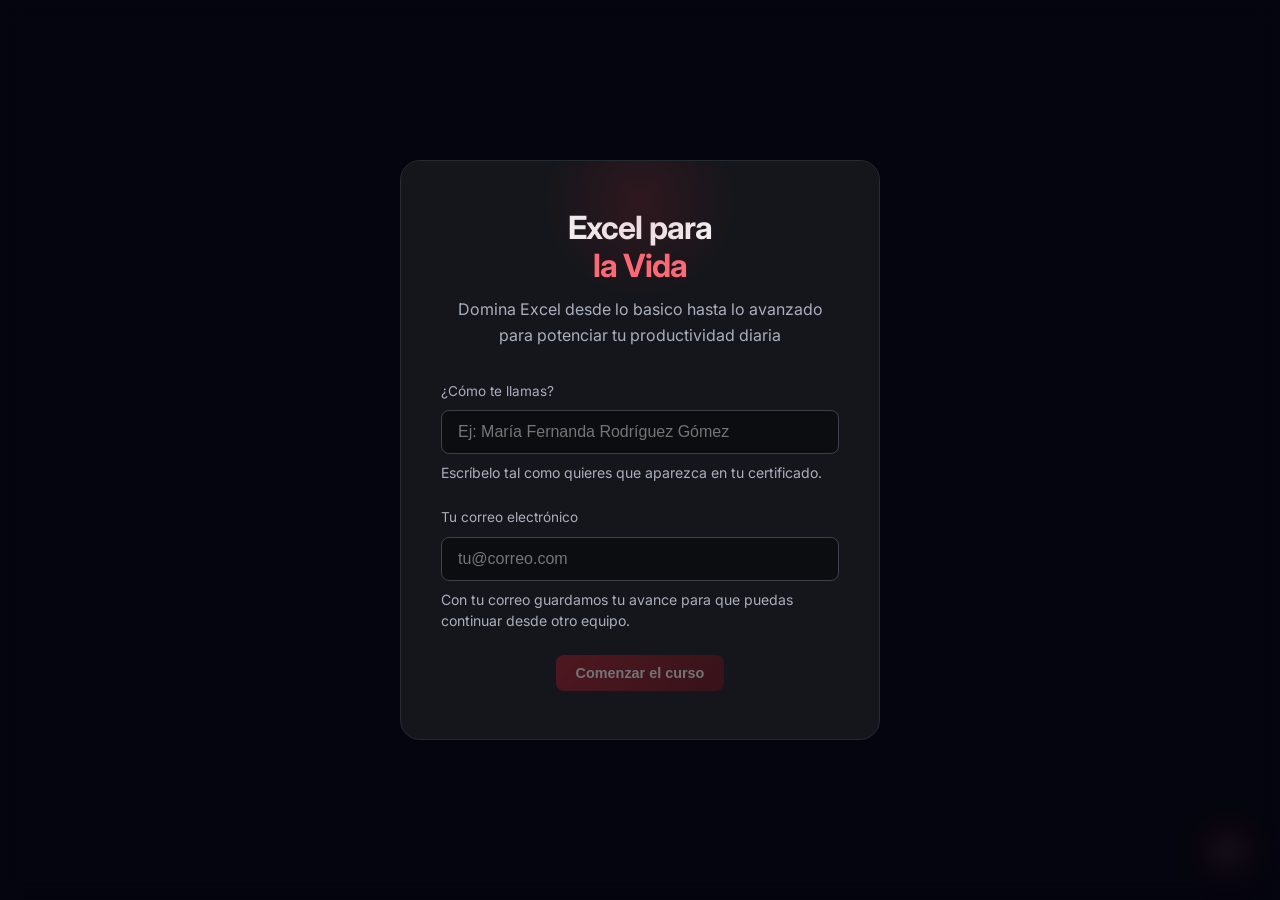
<file: curso.html>
<!DOCTYPE html>
<html lang="es">
<head>
  <meta charset="UTF-8">
  <meta name="viewport" content="width=device-width, initial-scale=1.0">
  <title>Trabajo Científico - Cargando curso...</title>
  <link rel="preconnect" href="https://fonts.googleapis.com">
  <link rel="preconnect" href="https://fonts.gstatic.com" crossorigin>
  <link href="https://fonts.googleapis.com/css2?family=Inter:wght@400;500;600;700;800&display=swap" rel="stylesheet">
  <link rel="stylesheet" href="css/styles.css">
  <script src="js/config.js"></script>
  <script src="js/prefs.js"></script>
</head>
<body>

  <!-- Welcome Modal -->
  <div id="welcome-modal" class="modal-overlay">
    <div class="modal">
      <div class="modal-glow"></div>
      <h1 class="modal-title" id="welcome-title">Cargando<br><span class="gradient-text">curso...</span></h1>
      <p class="modal-subtitle" id="welcome-subtitle">Preparando tu experiencia de aprendizaje.</p>
      <div class="modal-input-group">
        <label for="student-name">¿Cómo te llamas?</label>
        <input type="text" id="student-name" placeholder="Ej: María Fernanda Rodríguez Gómez" maxlength="60" autocomplete="name">
        <p class="input-hint">Escríbelo tal como quieres que aparezca en tu certificado.</p>
      </div>
      <div class="modal-input-group hidden" id="student-email-group">
        <label for="student-email">Tu correo electrónico</label>
        <input type="email" id="student-email" placeholder="tu@correo.com" autocomplete="email">
        <p class="input-hint">Con tu correo guardamos tu avance para que puedas continuar desde otro equipo.</p>
      </div>
      <button id="start-btn" class="btn btn-primary" disabled>Comenzar el curso</button>
    </div>
  </div>

  <!-- Certificate Modal -->
  <div id="cert-modal" class="modal-overlay hidden">
    <div class="modal modal-lg">
      <button class="modal-close" id="cert-close">&times;</button>
      <h2 class="modal-title">¡Felicidades! 🎓</h2>
      <p class="modal-subtitle">Has completado el curso. Descarga tu certificado.</p>
      <canvas id="cert-canvas" width="1200" height="800"></canvas>
      <div class="cert-name-check">
        <span class="cert-name-label">Se expedirá a nombre de:</span>
        <strong class="cert-name-value" id="cert-name-value">—</strong>
        <button type="button" class="btn btn-outline btn-sm" id="cert-name-edit">Corregir nombre</button>
      </div>
      <div class="cert-actions">
        <button id="cert-download" class="btn btn-primary">⬇️ Descargar PNG (alta resolución)</button>
        <button id="cert-download-pdf" class="btn btn-secondary">📄 Descargar PDF</button>
      </div>
    </div>
  </div>

  <!-- Pro Course Promo Modal (shown on top of certificate) -->
  <div id="promo-modal" class="modal-overlay hidden" style="z-index:1100;background:rgba(5,5,15,0.78);">
    <div class="modal" style="max-width:520px;padding:40px 32px;background:linear-gradient(160deg,#0e1226 0%,#161a36 100%) !important;border:1px solid rgba(196, 34, 50,0.35);box-shadow:0 30px 80px rgba(196, 34, 50,0.15),0 0 0 1px rgba(107, 15, 24,0.2);color:#e4e4e7;">
      <button class="modal-close" id="promo-close" aria-label="Cerrar" style="color:#cfd3e3;">&times;</button>
      <div style="display:inline-block;padding:6px 14px;border-radius:999px;background:var(--brand-600);color:#fff;font-size:0.75rem;font-weight:700;letter-spacing:1px;text-transform:uppercase;margin-bottom:16px;">🚀 Da el siguiente paso</div>
      <h2 class="modal-title" style="font-size:1.7rem;margin-bottom:8px;color:#ffffff !important;">Cursos en vivo<br><span style="color:var(--brand-300);">que inician en agosto</span></h2>
      <p class="modal-subtitle" style="margin-bottom:20px;color:#cfd3e3 !important;">Llevamos lo que aprendiste al siguiente nivel: <strong style="color:#ffffff;">20 horas certificadas</strong> en sesiones en vivo con el instructor.</p>
      <div style="display:grid;gap:10px;margin-bottom:22px;text-align:left;">
        <div style="padding:12px 14px;border-radius:10px;background:rgba(196, 34, 50,0.08);border:1px solid rgba(196, 34, 50,0.25);">
          <div style="color:#ffffff;font-weight:700;font-size:0.95rem;">🐍 Ciencia de Datos Profesional con Python + IA</div>
          <div style="color:var(--brand-300);font-size:0.85rem;margin-top:3px;">Inicia el 7 de agosto de 2026</div>
        </div>
        <div style="padding:12px 14px;border-radius:10px;background:rgba(107, 15, 24,0.08);border:1px solid rgba(107, 15, 24,0.3);">
          <div style="color:#ffffff;font-weight:700;font-size:0.95rem;">🔬 Inteligencia Artificial para Investigación Científica</div>
          <div style="color:#a78bfa;font-size:0.85rem;margin-top:3px;">Inicia el 20 de agosto de 2026</div>
        </div>
      </div>
      <ul style="list-style:none;padding:0;margin:0 0 24px;text-align:left;color:#cfd3e3;font-size:0.92rem;line-height:1.8;">
        <li>✅ 7 sesiones en vivo con el instructor</li>
        <li>✅ Grabaciones disponibles en la plataforma</li>
        <li>✅ Evaluación por módulo y certificado de 20 horas</li>
        <li>✅ Materiales y acompañamiento durante el curso</li>
      </ul>
      <a href="index.html#cursos" id="promo-cta" class="btn btn-primary" style="display:block;text-align:center;text-decoration:none;margin-bottom:10px;color:#ffffff;">Ver los cursos en vivo →</a>
      <button id="promo-continue" class="btn btn-secondary" style="width:100%;color:#ffffff;">Continuar a mi certificado</button>
    </div>
  </div>

  <!-- App Shell -->
  <div id="app" class="app hidden">

    <!-- Mobile Header -->
    <header class="mobile-header">
      <button class="hamburger" id="menu-toggle" aria-label="Abrir menú">
        <span></span><span></span><span></span>
      </button>
      <span class="mobile-title" id="mobile-course-title">Curso</span>
      <div class="header-progress-mini">
        <span id="header-progress-text">0%</span>
      </div>
    </header>

    <!-- Sidebar -->
    <aside id="sidebar" class="sidebar">
      <div class="sidebar-header">
        <a href="index.html" class="sidebar-logo" title="Volver al portal" style="text-decoration:none;color:inherit;">
          <img src="imagenes/logo-nav.png" alt="Trabajo Científico" class="logo-icon" style="height:28px;width:auto;">
          <span>Trabajo Científico</span>
        </a>
        <button class="sidebar-close" id="sidebar-close" aria-label="Cerrar menú">&times;</button>
      </div>
      <a href="index.html" class="btn btn-outline btn-sm" style="margin:0 16px 12px;display:flex;align-items:center;gap:6px;justify-content:center;font-size:0.8rem;">
        <svg width="14" height="14" viewBox="0 0 24 24" fill="none" stroke="currentColor" stroke-width="2" stroke-linecap="round" stroke-linejoin="round"><path d="M19 12H5"/><path d="M12 19l-7-7 7-7"/></svg>
        Volver al portal
      </a>
      <div class="sidebar-prefs">
        <div class="prefs-row">
          <span class="prefs-label">Apariencia</span>
          <button type="button" class="prefs-btn prefs-btn--theme" data-pref-theme>
            <span data-pref-theme-icon>🌙</span>
            <span data-pref-theme-text>Tema oscuro</span>
          </button>
        </div>
      </div>

      <div class="sidebar-user">
        <div class="user-avatar" id="user-avatar">U</div>
        <div class="user-info">
          <span class="user-name" id="sidebar-username">Usuario</span>
          <span class="user-role" id="sidebar-level-label">Estudiante</span>
        </div>
      </div>

      <div class="sidebar-modules">
        <div class="modules-viewed-row">
          <span class="modules-viewed-icon">👁</span>
          <span class="modules-viewed-label" id="modules-viewed-label">Módulos vistos</span>
          <span class="modules-viewed-count" id="modules-viewed-count">0 / 0</span>
        </div>
        <div class="modules-viewed-bar">
          <div class="modules-viewed-bar-fill" id="modules-viewed-bar"></div>
        </div>
        <p class="sync-status" id="sync-status">Avance guardado solo en este equipo</p>
      </div>

      <div class="sidebar-progress">
        <div class="progress-label">
          <span>Progreso general</span>
          <span id="global-progress-pct">0%</span>
        </div>
        <div class="progress-bar">
          <div class="progress-fill" id="global-progress-bar"></div>
        </div>
      </div>

      <nav class="sidebar-nav" id="sidebar-nav">
        <!-- Modules rendered by JS -->
      </nav>

    </aside>

    <!-- Sidebar Overlay (mobile) -->
    <div class="sidebar-overlay" id="sidebar-overlay"></div>

    <!-- Main Content -->
    <main class="main-content" id="main-content">

      <!-- Dashboard View -->
      <section id="view-dashboard" class="view active">
        <div class="dashboard-hero">
          <div class="hero-content">
            <h1>Bienvenido, <span class="gradient-text" id="dashboard-username">Usuario</span></h1>
            <p class="hero-subtitle">Continúa tu aprendizaje en ciencia de datos. Cada módulo te acerca más a dominar el análisis de datos y Machine Learning.</p>
          </div>
          <div class="hero-stats">
            <div class="stat-card stat-card--modules">
              <span class="stat-number" id="stat-modules">0</span>
              <span class="stat-label" id="stat-modules-label">Módulos vistos</span>
            </div>
            <div class="stat-card">
              <span class="stat-number" id="stat-modules-total">0</span>
              <span class="stat-label">Módulos del curso</span>
            </div>
            <div class="stat-card">
              <span class="stat-number" id="stat-completed">0</span>
              <span class="stat-label">Clases vistas</span>
            </div>
            <div class="stat-card">
              <span class="stat-number" id="stat-total">15</span>
              <span class="stat-label">Total de clases</span>
            </div>
            <div class="stat-card">
              <span class="stat-number" id="stat-quizzes">0</span>
              <span class="stat-label">Quizzes aprobados</span>
            </div>
          </div>
        </div>

        <h2 class="section-title">Tu ruta de aprendizaje</h2>
        <div class="skill-tree" id="skill-tree">
          <!-- Skill tree rendered by JS -->
        </div>
      </section>

      <!-- Lesson View -->
      <section id="view-lesson" class="view">
        <button class="btn-back" id="btn-back-lesson">
          <svg width="20" height="20" viewBox="0 0 24 24" fill="none" stroke="currentColor" stroke-width="2" stroke-linecap="round" stroke-linejoin="round"><path d="M19 12H5"/><path d="M12 19l-7-7 7-7"/></svg>
          Volver al módulo
        </button>

        <div class="lesson-header">
          <span class="lesson-badge" id="lesson-badge">Módulo 1 — Lección 1</span>
          <h1 id="lesson-title">Título de la lección</h1>
          <div class="lesson-meta">
            <span class="meta-item" id="lesson-duration">
              <svg width="16" height="16" viewBox="0 0 24 24" fill="none" stroke="currentColor" stroke-width="2" stroke-linecap="round" stroke-linejoin="round"><circle cx="12" cy="12" r="10"/><path d="M12 6v6l4 2"/></svg>
              20 min
            </span>
            <span class="meta-item" id="lesson-type-badge">
              <svg width="16" height="16" viewBox="0 0 24 24" fill="none" stroke="currentColor" stroke-width="2" stroke-linecap="round" stroke-linejoin="round"><polygon points="5 3 19 12 5 21 5 3"/></svg>
              Video
            </span>
          </div>
        </div>

        <div class="video-container" id="video-container">
          <div class="video-wrapper">
            <iframe id="video-iframe" src="" frameborder="0" allow="accelerometer; autoplay; clipboard-write; encrypted-media; gyroscope; picture-in-picture" allowfullscreen></iframe>
          </div>
        </div>

        <div class="lesson-body">
          <div class="lesson-content-area">
            <div class="lesson-tabs">
              <button class="tab active" data-tab="reading">Conceptos</button>
              <button class="tab" data-tab="resources">Recursos</button>
            </div>

            <div class="tab-content active" id="tab-reading">
              <div class="reading-content" id="reading-content">
                <!-- Reading content rendered by JS -->
              </div>
            </div>

            <div class="tab-content" id="tab-resources">
              <div class="resources-list" id="resources-list">
                <!-- Resources rendered by JS -->
              </div>
            </div>
          </div>

          <div class="lesson-actions">
            <button class="btn btn-primary btn-lg" id="btn-complete-lesson">
              <svg width="20" height="20" viewBox="0 0 24 24" fill="none" stroke="currentColor" stroke-width="2" stroke-linecap="round" stroke-linejoin="round"><path d="M20 6L9 17l-5-5"/></svg>
              Marcar como completada
            </button>
            <button class="btn btn-outline btn-lg" id="btn-next-lesson">
              Siguiente lección
              <svg width="20" height="20" viewBox="0 0 24 24" fill="none" stroke="currentColor" stroke-width="2" stroke-linecap="round" stroke-linejoin="round"><path d="M5 12h14"/><path d="M12 5l7 7-7 7"/></svg>
            </button>
          </div>
        </div>
      </section>

      <!-- Quiz View -->
      <section id="view-quiz" class="view">
        <button class="btn-back" id="btn-back-quiz">
          <svg width="20" height="20" viewBox="0 0 24 24" fill="none" stroke="currentColor" stroke-width="2" stroke-linecap="round" stroke-linejoin="round"><path d="M19 12H5"/><path d="M12 19l-7-7 7-7"/></svg>
          Volver al módulo
        </button>

        <div class="quiz-header">
          <span class="lesson-badge" id="quiz-badge">Quiz</span>
          <h1 id="quiz-title">Quiz del Módulo</h1>
          <p class="quiz-instruction">Responde correctamente al menos el 70% de las preguntas para aprobar este quiz.</p>
          <div class="quiz-timer hidden" id="quiz-timer">
            <svg width="16" height="16" viewBox="0 0 24 24" fill="none" stroke="currentColor" stroke-width="2" stroke-linecap="round" stroke-linejoin="round"><circle cx="12" cy="13" r="8"/><path d="M12 9v4l2 2"/><path d="M9 2h6"/></svg>
            <span class="quiz-timer-label">Tiempo restante</span>
            <span class="quiz-timer-value" id="quiz-timer-value">20:00</span>
          </div>
        </div>

        <!-- Pantalla previa: el cronómetro no arranca hasta pulsar Empezar -->
        <div class="quiz-intro hidden" id="quiz-intro">
          <h2 class="quiz-intro-title">Antes de empezar</h2>
          <ul class="quiz-intro-rules" id="quiz-intro-rules"></ul>
          <button class="btn btn-primary btn-lg" id="btn-start-quiz">Empezar el quiz</button>
          <button class="btn btn-outline" id="btn-cancel-quiz">Ahora no, volver</button>
        </div>

        <div class="quiz-body" id="quiz-body">
          <!-- Quiz questions rendered by JS -->
        </div>

        <div class="quiz-actions" id="quiz-actions">
          <button class="btn btn-primary btn-lg" id="btn-submit-quiz">Enviar respuestas</button>
        </div>

        <div class="quiz-results hidden" id="quiz-results">
          <div class="result-card" id="result-card">
            <div class="result-icon" id="result-icon">✓</div>
            <h2 id="result-title">¡Aprobado!</h2>
            <p id="result-message">Has obtenido un 100%</p>
            <div class="result-actions">
              <button class="btn btn-primary" id="btn-next-module">Siguiente módulo</button>
              <button class="btn btn-outline" id="btn-retry-quiz">Reintentar</button>
            </div>
          </div>
        </div>
      </section>

    </main>
  </div>




  <!-- AI Chat -->
  <button id="ai-fab" class="fab" aria-label="Abrir chat de IA">
    <span class="fab-icon">🤖</span>
  </button>
  <div id="ai-chat-modal" class="chat-modal hidden">
    <div class="chat-resize-handle" id="chat-resize-handle"></div>
    <div class="chat-header">
      <h3>Asistente de IA <span class="gradient-text">Gemini</span></h3>
      <div class="chat-toolbar">
        <button id="ai-chat-theme" class="chat-toolbar-btn" aria-label="Cambiar tema" title="Cambiar tema">
          <svg width="16" height="16" viewBox="0 0 24 24" fill="none" stroke="currentColor" stroke-width="2" stroke-linecap="round" stroke-linejoin="round"><circle cx="12" cy="12" r="5"/><line x1="12" y1="1" x2="12" y2="3"/><line x1="12" y1="21" x2="12" y2="23"/><line x1="4.22" y1="4.22" x2="5.64" y2="5.64"/><line x1="18.36" y1="18.36" x2="19.78" y2="19.78"/><line x1="1" y1="12" x2="3" y2="12"/><line x1="21" y1="12" x2="23" y2="12"/><line x1="4.22" y1="19.78" x2="5.64" y2="18.36"/><line x1="18.36" y1="5.64" x2="19.78" y2="4.22"/></svg>
        </button>
        <button id="ai-chat-export" class="chat-toolbar-btn" aria-label="Exportar conversacion" title="Exportar conversacion">
          <svg width="16" height="16" viewBox="0 0 24 24" fill="none" stroke="currentColor" stroke-width="2" stroke-linecap="round" stroke-linejoin="round"><path d="M21 15v4a2 2 0 0 1-2 2H5a2 2 0 0 1-2-2v-4"/><polyline points="7 10 12 15 17 10"/><line x1="12" y1="15" x2="12" y2="3"/></svg>
        </button>
        <button id="ai-chat-fullscreen" class="chat-toolbar-btn" aria-label="Pantalla completa" title="Pantalla completa">
          <svg width="16" height="16" viewBox="0 0 24 24" fill="none" stroke="currentColor" stroke-width="2" stroke-linecap="round" stroke-linejoin="round"><polyline points="15 3 21 3 21 9"/><polyline points="9 21 3 21 3 15"/><line x1="21" y1="3" x2="14" y2="10"/><line x1="3" y1="21" x2="10" y2="14"/></svg>
        </button>
        <button id="ai-chat-close" class="chat-close">&times;</button>
      </div>
    </div>
    <div class="chat-messages" id="ai-chat-messages">
      <!-- Messages will be injected here -->
    </div>
    <div id="chat-suggestions" class="chat-suggestions">
      <!-- Quick suggestion buttons rendered by JS -->
    </div>
    <div class="chat-input-area">
      <form id="ai-chat-form">
        <input type="text" id="ai-chat-input" placeholder="Escribe tu duda aqui..." autocomplete="off" required>
        <button type="submit" id="ai-chat-submit" aria-label="Enviar">
          <svg width="20" height="20" viewBox="0 0 24 24" fill="none" stroke="currentColor" stroke-width="2" stroke-linecap="round" stroke-linejoin="round"><line x1="22" y1="2" x2="11" y2="13"></line><polygon points="22 2 15 22 11 13 2 9 22 2"></polygon></svg>
        </button>
      </form>
    </div>
  </div>
  <div id="ai-chat-overlay" class="chat-overlay hidden"></div>


  <!-- Toast Notifications Container -->
  <div id="toast-container" class="toast-container"></div>

  <!-- Confetti Canvas Overlay -->
  <canvas id="confetti-canvas" style="position:fixed;top:0;left:0;width:100%;height:100%;z-index:9999;pointer-events:none;display:none;"></canvas>

  <script>
    (function() {
      const params = new URLSearchParams(window.location.search);
      const courseId = params.get('curso') || 'excel-vida';
      const validCourses = [
        'ciencia-datos-profesional-ia', 'ia-investigacion-cientifica',
        'excel-vida', 'dashboard-powerbi', 'arcgis-pro', 'python-ia-viz',
        'geoestadistica-python', 'automatizacion-python', 'ia-vida', 'optimizacion-ia'
      ];
      const safeCourse = validCourses.includes(courseId) ? courseId : 'excel-vida';
      const script = document.createElement('script');
      script.src = 'js/courses/' + safeCourse + '.js';
      script.onload = function() {
        document.title = COURSE_DATA.title + ' - Trabajo Científico';
        var titleParts = COURSE_DATA.title.split(' ');
        var half = Math.ceil(titleParts.length / 2);
        var line1 = titleParts.slice(0, half).join(' ');
        var line2 = titleParts.slice(half).join(' ');
        document.getElementById('welcome-title').innerHTML = line1 + '<br><span class="gradient-text">' + line2 + '</span>';
        document.getElementById('welcome-subtitle').textContent = COURSE_DATA.subtitle;
        document.getElementById('mobile-course-title').textContent = COURSE_DATA.title;
        // Auto-fill name from portal
        var portalName = localStorage.getItem('tc_user_name');
        if (portalName) {
          document.getElementById('student-name').value = portalName;
          document.getElementById('start-btn').disabled = false;
        }
        var scripts = ['js/confetti.js', 'js/quiz.js', 'js/ai.js', 'js/app.js'];
        var i = 0;
        function loadNext() {
          if (i < scripts.length) {
            var s = document.createElement('script');
            s.src = scripts[i++];
            s.onload = loadNext;
            document.body.appendChild(s);
          }
        }
        loadNext();
      };
      script.onerror = function() {
        alert('No se pudo cargar el curso. Redirigiendo al portal...');
        window.location.href = 'index.html';
      };
      document.body.appendChild(script);
    })();
  </script>
</body>
</html>
</file>
<file: css/portal.css>
/* ============================================
   TRABAJO CIENTÍFICO — Portal Styles
   Superficies planas, tipografía fuerte y rojo
   oscuro de marca. Sin glassmorphism ni orbes:
   el contraste lo aporta el borde, no el blur.
   ============================================ */

*, *::before, *::after {
  margin: 0;
  padding: 0;
  box-sizing: border-box;
}

:root {
  color-scheme: dark;

  /* --- Neutros ---
     Casi negros con una pizca de azul para que el
     rojo de marca no vire a marrón por contraste. */
  --bg-deep: #0c0d10;
  --bg-surface: #14161b;
  --bg-surface-2: #1b1e25;
  --bg-hover: #232730;
  --border: #262a33;
  --border-hover: #3b414d;

  /* Contraste medido sobre --bg-surface:
     primary 15.1:1 · secondary 7.3:1 · muted 4.6:1 (mínimo AA = 4.5:1) */
  --text-primary: #f2f3f5;
  --text-secondary: #a9afbc;
  --text-muted: #7d8492;

  /* --- Rojo oscuro de marca ---
     brand-600 es el color de acción (blanco encima = 6.0:1).
     brand-300 es el único que se usa como texto sobre fondo
     oscuro: el 600 sobre el fondo profundo solo da 2.6:1. */
  --brand-900: #40080e;
  --brand-800: #6b0f18;
  --brand-700: #8c1420;
  --brand-600: #a81b29;
  --brand-500: #c42232;
  --brand-400: #e04352;
  --brand-300: #ff6b78;
  --brand: var(--brand-600);
  --brand-text: var(--brand-300);
  --brand-tint: rgba(196, 34, 50, 0.12);
  --brand-tint-strong: rgba(196, 34, 50, 0.22);
  --brand-ring: rgba(196, 34, 50, 0.45);

  --success: #2fb85f;
  --warning: #d98a2b;
  --error: #e0475a;
  --live: #ff4757;

  --content-max: 1240px;
  --nav-h: 68px;

  --radius: 12px;
  --radius-sm: 8px;
  --radius-xs: 6px;
  --radius-pill: 999px;

  --shadow-sm: 0 1px 2px rgba(0, 0, 0, 0.4);
  --shadow-md: 0 8px 24px rgba(0, 0, 0, 0.45);
  --shadow-brand: 0 8px 24px rgba(168, 27, 41, 0.35);

  --transition: 0.2s cubic-bezier(0.4, 0, 0.2, 1);
}

/* ============================================
   Tema claro
   El rojo se oscurece al 700: el 600 sobre blanco
   da 6.4:1 como texto pero pierde peso de marca.
   ============================================ */
:root[data-theme="light"] {
  color-scheme: light;

  --bg-deep: #f4f5f7;
  --bg-surface: #ffffff;
  --bg-surface-2: #f0f1f4;
  --bg-hover: #e7e9ee;
  --border: #e1e3e8;
  --border-hover: #c2c6cf;

  /* Contraste medido sobre blanco:
     primary 16.9:1 · secondary 8.1:1 · muted 4.8:1 · brand-text 8.4:1 */
  --text-primary: #12141a;
  --text-secondary: #4c5462;
  --text-muted: #6b7280;

  --brand-text: #8c1420;
  --brand-tint: rgba(140, 20, 32, 0.08);
  --brand-tint-strong: rgba(140, 20, 32, 0.16);
  --brand-ring: rgba(140, 20, 32, 0.35);

  --success: #15803d;
  --warning: #b45309;
  --error: #b91c1c;

  --shadow-sm: 0 1px 2px rgba(18, 20, 26, 0.06);
  --shadow-md: 0 8px 24px rgba(18, 20, 26, 0.10);
  --shadow-brand: 0 8px 24px rgba(140, 20, 32, 0.22);
}

html {
  font-size: 16px;
  scroll-behavior: smooth;
}

body {
  font-family: 'Inter', -apple-system, BlinkMacSystemFont, 'Segoe UI', Roboto, sans-serif;
  background: var(--bg-deep);
  color: var(--text-primary);
  line-height: 1.6;
  min-height: 100vh;
  overflow-x: hidden;
  -webkit-font-smoothing: antialiased;
}

/* Los titulares llevan tracking negativo: es lo que
   da la sensación compacta y editorial de la marca. */
h1, h2, h3 {
  letter-spacing: -0.03em;
  line-height: 1.15;
  font-weight: 800;
}

:focus-visible {
  outline: 2px solid var(--brand-400);
  outline-offset: 2px;
  border-radius: var(--radius-xs);
}

/* --- Fondo ---
   Un único lavado rojo detrás del hero, estático.
   Sustituye a los orbes animados y al canvas. */
.portal-bg {
  position: fixed;
  inset: 0;
  z-index: 0;
  overflow: hidden;
  pointer-events: none;
  background:
    radial-gradient(900px 520px at 15% -5%, rgba(168, 27, 41, 0.22), transparent 70%),
    radial-gradient(700px 420px at 95% 0%, rgba(107, 15, 24, 0.16), transparent 70%);
}

:root[data-theme="light"] .portal-bg {
  background:
    radial-gradient(900px 520px at 15% -5%, rgba(168, 27, 41, 0.10), transparent 70%),
    radial-gradient(700px 420px at 95% 0%, rgba(140, 20, 32, 0.07), transparent 70%);
}

.portal-bg .orb { display: none; }

/* ============================================
   Navbar
   ============================================ */
.portal-nav {
  position: fixed;
  top: 0;
  left: 0;
  right: 0;
  z-index: 100;
  min-height: var(--nav-h);
  padding: 10px clamp(16px, 4vw, 40px);
  display: flex;
  align-items: center;
  justify-content: space-between;
  gap: 16px;
  background: var(--bg-deep);
  border-bottom: 1px solid var(--border);
  transition: box-shadow var(--transition);
}

.portal-nav.scrolled {
  box-shadow: 0 1px 0 var(--border), 0 6px 24px rgba(0, 0, 0, 0.35);
}

:root[data-theme="light"] .portal-nav.scrolled {
  box-shadow: 0 1px 0 var(--border), 0 6px 20px rgba(18, 20, 26, 0.08);
}

.nav-brand {
  display: flex;
  align-items: center;
  gap: 10px;
  text-decoration: none;
  flex-shrink: 0;
}

/* Es un logotipo apaisado: se le respeta la proporción
   en vez de encajarlo en un cuadrado. */
.nav-logo {
  height: 34px;
  width: auto;
  display: block;
}

.nav-title {
  font-size: 1.05rem;
  font-weight: 800;
  color: var(--text-primary);
  letter-spacing: -0.03em;
  white-space: nowrap;
}

.nav-title span {
  color: var(--brand-text);
}

.nav-brand-tag {
  padding: 3px 8px;
  font-size: 0.62rem;
  font-weight: 800;
  letter-spacing: 0.1em;
  text-transform: uppercase;
  color: var(--brand-text);
  background: var(--brand-tint);
  border: 1px solid var(--brand-ring);
  border-radius: var(--radius-xs);
}

.nav-links {
  display: flex;
  align-items: center;
  gap: 6px;
}

.nav-link {
  padding: 8px 12px;
  color: var(--text-secondary);
  text-decoration: none;
  font-size: 0.9rem;
  font-weight: 600;
  border-radius: var(--radius-xs);
  transition: color var(--transition), background var(--transition);
}

.nav-link:hover {
  color: var(--text-primary);
  background: var(--bg-hover);
}

.nav-cta {
  padding: 10px 18px;
  background: var(--brand-600);
  color: #fff;
  border: none;
  border-radius: var(--radius-sm);
  font-size: 0.88rem;
  font-weight: 700;
  cursor: pointer;
  transition: background var(--transition), box-shadow var(--transition);
  text-decoration: none;
  white-space: nowrap;
}

.nav-cta:hover {
  background: var(--brand-500);
  box-shadow: var(--shadow-brand);
}

/* --- Redes en la barra --- */
.nav-socials {
  display: inline-flex;
  align-items: center;
  gap: 6px;
}

.nav-social {
  width: 36px;
  height: 36px;
  display: inline-flex;
  align-items: center;
  justify-content: center;
  border-radius: var(--radius-sm);
  border: 1px solid var(--border);
  background: var(--bg-surface);
  color: var(--text-secondary);
  text-decoration: none;
  transition: var(--transition);
}

.nav-social svg { transition: transform var(--transition); }
.nav-social:hover svg { transform: scale(1.08); }

.nav-social--yt:hover {
  color: #ff4d4d;
  border-color: rgba(255, 0, 0, 0.45);
  background: rgba(255, 0, 0, 0.10);
}

.nav-social--wa:hover {
  color: #25d366;
  border-color: rgba(37, 211, 102, 0.45);
  background: rgba(37, 211, 102, 0.10);
}

.nav-socials--mobile { display: none; }

/* --- Controles de lectura --- */
.prefs-controls {
  display: inline-flex;
  align-items: center;
  gap: 6px;
}

.prefs-btn {
  min-width: 40px;
  min-height: 40px;
  padding: 0 10px;
  display: inline-flex;
  align-items: center;
  justify-content: center;
  background: var(--bg-surface);
  border: 1px solid var(--border);
  border-radius: var(--radius-sm);
  color: var(--text-secondary);
  font-family: inherit;
  font-weight: 800;
  cursor: pointer;
  transition: var(--transition);
}

.prefs-btn:hover {
  border-color: var(--border-hover);
  color: var(--text-primary);
  background: var(--bg-hover);
}

.prefs-btn--theme { font-size: 1rem; }

/* ============================================
   Hero
   Alineado a la izquierda dentro del contenedor:
   la lectura arranca en el mismo eje que el resto
   de secciones, sin centrados sueltos.
   ============================================ */
.hero {
  position: relative;
  z-index: 1;
  max-width: var(--content-max);
  margin: 0 auto;
  padding: calc(var(--nav-h) + 72px) clamp(16px, 4vw, 40px) 64px;
}

.hero-badge {
  display: inline-flex;
  align-items: center;
  gap: 8px;
  padding: 6px 14px;
  margin-bottom: 24px;
  background: var(--bg-surface);
  border: 1px solid var(--border);
  border-radius: var(--radius-pill);
  font-size: 0.78rem;
  font-weight: 700;
  letter-spacing: 0.02em;
  color: var(--text-secondary);
}

.pulse-dot {
  width: 7px;
  height: 7px;
  border-radius: 50%;
  background: var(--brand-400);
  box-shadow: 0 0 0 0 var(--brand-ring);
  animation: pulse 2s infinite;
}

@keyframes pulse {
  0% { box-shadow: 0 0 0 0 var(--brand-ring); }
  70% { box-shadow: 0 0 0 8px rgba(196, 34, 50, 0); }
  100% { box-shadow: 0 0 0 0 rgba(196, 34, 50, 0); }
}

.hero h1 {
  font-size: clamp(2.4rem, 6vw, 4.2rem);
  line-height: 1.05;
  letter-spacing: -0.04em;
  margin-bottom: 20px;
  max-width: 16ch;
}

.hero-subtitle {
  font-size: clamp(1rem, 2vw, 1.15rem);
  color: var(--text-secondary);
  max-width: 56ch;
  margin-bottom: 36px;
}

/* Sustituye al degradado: color plano de marca. */
.gradient-text {
  color: var(--brand-text);
}

/* --- CTAs del hero --- */
.hero-ctas {
  display: flex;
  flex-wrap: wrap;
  gap: 12px;
}

.hero-cta {
  display: inline-flex;
  align-items: center;
  gap: 12px;
  padding: 12px 18px;
  border-radius: var(--radius-sm);
  border: 1px solid var(--border);
  background: var(--bg-surface);
  color: var(--text-primary);
  text-decoration: none;
  transition: var(--transition);
}

.hero-cta:hover {
  border-color: var(--border-hover);
  background: var(--bg-hover);
  transform: translateY(-2px);
}

.hero-cta-icon {
  display: inline-flex;
  align-items: center;
  justify-content: center;
  width: 34px;
  height: 34px;
  flex-shrink: 0;
  border-radius: var(--radius-xs);
  background: var(--bg-surface-2);
  font-size: 1.1rem;
}

.hero-cta-text {
  display: flex;
  flex-direction: column;
  line-height: 1.25;
}

.hero-cta-text strong {
  font-size: 0.92rem;
  font-weight: 700;
}

.hero-cta-text small {
  font-size: 0.76rem;
  color: var(--text-muted);
}

.hero-cta--primary {
  background: var(--brand-600);
  border-color: var(--brand-600);
  color: #fff;
}

.hero-cta--primary .hero-cta-icon { background: rgba(255, 255, 255, 0.16); }
.hero-cta--primary .hero-cta-text small { color: rgba(255, 255, 255, 0.75); }

.hero-cta--primary:hover {
  background: var(--brand-500);
  border-color: var(--brand-500);
  box-shadow: var(--shadow-brand);
}

.hero-cta--primary .hero-cta-icon .live-dot { background: #fff; }
.hero-cta--free:hover { border-color: var(--brand-ring); }
.hero-cta--yt:hover { border-color: rgba(255, 0, 0, 0.45); }
.hero-cta--yt .hero-cta-icon { color: #ff4d4d; }
.hero-cta--wa:hover { border-color: rgba(37, 211, 102, 0.45); }
.hero-cta--wa .hero-cta-icon { color: #25d366; }
.hero-cta--site:hover { border-color: var(--brand-ring); }

/* ============================================
   Próximos inicios
   Los dos cursos en vivo van antes que nada y a
   lo ancho: son lo único con fecha de cierre.
   ============================================ */
.upcoming-section {
  position: relative;
  z-index: 1;
  max-width: var(--content-max);
  margin: 0 auto;
  padding: 8px clamp(16px, 4vw, 40px) 56px;
}

.upcoming-header {
  padding-bottom: 20px;
  margin-bottom: 24px;
  border-bottom: 1px solid var(--border);
}

.upcoming-eyebrow {
  display: inline-flex;
  align-items: center;
  gap: 8px;
  margin-bottom: 10px;
  padding: 6px 14px;
  border-radius: var(--radius-pill);
  background: var(--brand-600);
  color: #fff;
  font-size: 0.72rem;
  font-weight: 800;
  letter-spacing: 0.12em;
  text-transform: uppercase;
}

.upcoming-eyebrow .live-dot { background: #fff; }

.upcoming-header h2 {
  font-size: clamp(1.8rem, 3.6vw, 2.5rem);
  margin-bottom: 10px;
}

.upcoming-list {
  display: grid;
  gap: 16px;
}

.upcoming-card {
  position: relative;
  display: grid;
  grid-template-columns: 300px 1fr minmax(200px, auto);
  gap: 24px;
  align-items: center;
  padding: 20px;
  overflow: hidden;
  background: var(--bg-surface);
  border: 1px solid var(--brand-ring);
  border-radius: var(--radius);
  text-decoration: none;
  color: inherit;
  transition: transform var(--transition), border-color var(--transition), box-shadow var(--transition);
}

/* --- Imagen del curso --- */
.upcoming-media {
  position: relative;
  aspect-ratio: 16 / 9;
  border-radius: var(--radius-sm);
  border: 1px solid var(--border);
  overflow: hidden;
  background: var(--bg-surface-2);
}

.upcoming-media img {
  display: block;
  width: 100%;
  height: 100%;
  object-fit: cover;
  transition: transform 0.5s cubic-bezier(0.4, 0, 0.2, 1);
}

.upcoming-card:hover .upcoming-media img { transform: scale(1.05); }

.upcoming-card:hover {
  transform: translateY(-3px);
  border-color: var(--brand-500);
  box-shadow: 0 12px 32px rgba(168, 27, 41, 0.25);
}

/* --- Bloque de fecha, superpuesto sobre la imagen ---
   Funciona como el taco de un calendario: es lo que
   ancla la lectura antes que el propio título. */
.upcoming-date {
  position: absolute;
  top: 10px;
  right: 10px;
  z-index: 2;
  display: flex;
  flex-direction: column;
  align-items: center;
  justify-content: center;
  gap: 1px;
  padding: 8px 12px;
  border-radius: var(--radius-xs);
  background: var(--brand-600);
  border: 1px solid var(--brand-500);
  box-shadow: 0 6px 18px rgba(0, 0, 0, 0.45);
}

.upcoming-date-month {
  font-size: 0.62rem;
  font-weight: 800;
  letter-spacing: 0.18em;
  text-transform: uppercase;
  color: rgba(255, 255, 255, 0.9);
}

.upcoming-date-day {
  font-size: 1.75rem;
  font-weight: 800;
  line-height: 1;
  letter-spacing: -0.05em;
  color: #fff;
}

.upcoming-date-year {
  font-size: 0.6rem;
  font-weight: 600;
  letter-spacing: 0.06em;
  color: rgba(255, 255, 255, 0.75);
}

/* --- Contenido --- */
.upcoming-badge {
  display: inline-flex;
  align-items: center;
  gap: 6px;
  margin-bottom: 10px;
  padding: 4px 10px;
  border-radius: var(--radius-xs);
  background: var(--brand-tint);
  border: 1px solid var(--brand-ring);
  color: var(--brand-text);
  font-size: 0.68rem;
  font-weight: 800;
  letter-spacing: 0.08em;
  text-transform: uppercase;
}

.upcoming-title {
  font-size: 1.28rem;
  line-height: 1.25;
  margin-bottom: 8px;
  color: var(--text-primary);
  transition: color var(--transition);
}

.upcoming-card:hover .upcoming-title { color: var(--brand-text); }

.upcoming-desc {
  font-size: 0.9rem;
  color: var(--text-secondary);
  margin-bottom: 12px;
  max-width: 62ch;
}

.upcoming-facts {
  display: flex;
  flex-wrap: wrap;
  gap: 6px 18px;
  font-size: 0.78rem;
  font-weight: 600;
  color: var(--text-muted);
}

/* --- Cuenta regresiva y acción --- */
.upcoming-action {
  display: flex;
  flex-direction: column;
  align-items: stretch;
  gap: 10px;
}

.upcoming-countdown {
  padding: 8px 14px;
  border-radius: var(--radius-sm);
  text-align: center;
  font-size: 0.82rem;
  font-weight: 800;
  background: var(--bg-surface-2);
  border: 1px solid var(--border);
  color: var(--text-secondary);
}

/* A una semana o menos el contador deja de ser un dato
   y pasa a ser una alerta. */
.upcoming-countdown.is-urgent {
  background: var(--brand-tint);
  border-color: var(--brand-ring);
  color: var(--brand-text);
}

.upcoming-countdown.is-imminent {
  background: var(--brand-600);
  border-color: var(--brand-600);
  color: #fff;
  animation: countdownPulse 2.4s ease-in-out infinite;
}

@keyframes countdownPulse {
  0%, 100% { box-shadow: 0 0 0 0 rgba(196, 34, 50, 0.5); }
  50% { box-shadow: 0 0 0 7px rgba(196, 34, 50, 0); }
}

/* Acción principal: la mayoría de quien llega aún no ha pagado,
   así que el botón de inscripción es el que manda en la columna. */
.upcoming-pay {
  display: flex;
  align-items: center;
  justify-content: center;
  gap: 8px;
  padding: 12px 18px;
  border-radius: var(--radius-sm);
  text-align: center;
  background: var(--brand-600);
  border: 1px solid var(--brand-600);
  color: #fff;
  font-size: 0.88rem;
  font-weight: 700;
  text-decoration: none;
  transition: background var(--transition), box-shadow var(--transition);
}

.upcoming-pay:hover {
  background: var(--brand-500);
  box-shadow: var(--shadow-brand);
}

/* Acción secundaria: solo la usa quien ya compró y tiene clave */
.upcoming-cta {
  padding: 10px 18px;
  border-radius: var(--radius-sm);
  text-align: center;
  background: transparent;
  border: 1px solid var(--border);
  color: var(--text-secondary);
  font-family: inherit;
  font-size: 0.8rem;
  font-weight: 700;
  cursor: pointer;
  transition: color var(--transition), border-color var(--transition), background var(--transition);
}

.upcoming-cta:hover {
  color: var(--text-primary);
  border-color: var(--border-hover);
  background: var(--bg-hover);
}

/* Curso ya iniciado: se apaga la urgencia */
.upcoming-card.is-started .upcoming-date {
  background: var(--bg-surface-2);
  border-color: var(--border);
}
.upcoming-card.is-started .upcoming-date-day,
.upcoming-card.is-started .upcoming-date-month,
.upcoming-card.is-started .upcoming-date-year { color: var(--text-muted); }
.upcoming-card.is-started .upcoming-media img { filter: grayscale(0.6); }

@media (max-width: 1080px) {
  .upcoming-card {
    grid-template-columns: 240px 1fr;
    gap: 20px;
  }
  .upcoming-action {
    grid-column: 1 / -1;
    flex-direction: row;
    align-items: center;
  }
  .upcoming-countdown { flex: 0 0 auto; }
  .upcoming-pay,
  .upcoming-cta { flex: 1; }
}

@media (max-width: 680px) {
  .upcoming-card {
    grid-template-columns: 1fr;
    padding: 16px;
  }
  .upcoming-title { font-size: 1.1rem; }
  .upcoming-desc { margin-bottom: 10px; }
}

@media (max-width: 480px) {
  .upcoming-action { flex-direction: column; align-items: stretch; }
}

/* ============================================
   Secciones
   ============================================ */
.courses-section {
  position: relative;
  z-index: 1;
  max-width: var(--content-max);
  margin: 0 auto;
  padding: 40px clamp(16px, 4vw, 40px) 72px;
}

/* Encabezado con badge a la derecha */
.section-divider {
  display: flex;
  align-items: flex-end;
  justify-content: space-between;
  flex-wrap: wrap;
  gap: 16px;
  padding-bottom: 20px;
  margin-bottom: 28px;
  border-bottom: 1px solid var(--border);
}

.section-divider-text { max-width: 68ch; }

.section-eyebrow {
  display: block;
  margin-bottom: 8px;
  font-size: 0.72rem;
  font-weight: 800;
  letter-spacing: 0.14em;
  text-transform: uppercase;
  color: var(--brand-text);
}

.section-divider--pro .section-eyebrow { color: var(--text-muted); }

.section-divider h2,
.section-header h2 {
  font-size: clamp(1.6rem, 3.2vw, 2.2rem);
  margin-bottom: 10px;
}

.section-subtitle,
.section-header p {
  font-size: 0.95rem;
  color: var(--text-secondary);
}

/* Encabezado simple, centrado (instructor) */
.section-header {
  text-align: center;
  max-width: 60ch;
  margin: 0 auto 36px;
}

/* --- Badges de sección --- */
.badge-free,
.badge-pro,

.badge-free {
  color: var(--success);
  border-color: rgba(47, 184, 95, 0.4);
  background: rgba(47, 184, 95, 0.10);
}

.badge-live {
  color: #fff;
  background: var(--brand-600);
  border-color: var(--brand-600);
}

.live-dot {
  width: 7px;
  height: 7px;
  border-radius: 50%;
  background: currentColor;
  animation: pulse-dot 1.6s ease-in-out infinite;
}

@keyframes pulse-dot {
  0%, 100% { opacity: 1; }
  50% { opacity: 0.35; }
}

/* ============================================
   Rejilla y tarjetas de curso
   ============================================ */
.courses-grid {
  display: grid;
  grid-template-columns: repeat(auto-fill, minmax(272px, 1fr));
  gap: 20px;
}

.course-card {
  display: flex;
  flex-direction: column;
  background: var(--bg-surface);
  border: 1px solid var(--border);
  border-radius: var(--radius);
  overflow: hidden;
  text-decoration: none;
  color: inherit;
  transition: transform var(--transition), border-color var(--transition), box-shadow var(--transition);
}

.course-card:hover {
  transform: translateY(-4px);
  border-color: var(--border-hover);
  box-shadow: var(--shadow-md);
}

/* --- Miniatura ---
   Duotono oscuro por curso: aporta variedad sin
   competir con el rojo, que queda para las acciones. */
.card-thumbnail {
  position: relative;
  aspect-ratio: 16 / 9;
  display: flex;
  align-items: center;
  justify-content: center;
  background: linear-gradient(135deg, var(--card-tint-a, #23272f), var(--card-tint-b, #171a20));
  border-bottom: 1px solid var(--border);
  overflow: hidden;
}

/* Trama fina de rejilla, apenas perceptible */
.card-thumbnail::before {
  content: '';
  position: absolute;
  inset: 0;
  background-image:
    linear-gradient(rgba(255, 255, 255, 0.045) 1px, transparent 1px),
    linear-gradient(90deg, rgba(255, 255, 255, 0.045) 1px, transparent 1px);
  background-size: 28px 28px;
}

/* Filigrana de marca, igual que en la banda de inicios:
   un emoji suelto y gigante era lo que restaba oficio. */
.card-thumbnail::after {
  content: '';
  position: absolute;
  right: 12px;
  bottom: 10px;
  width: 78px;
  height: 39px;
  background: url('../imagenes/logo-mark.png') no-repeat right bottom / contain;
  opacity: 0.10;
  pointer-events: none;
}

/* Si la tarjeta trae imagen del curso, esta manda:
   sustituye al icono, a la trama y a la filigrana. */
.card-thumbnail img {
  position: absolute;
  inset: 0;
  width: 100%;
  height: 100%;
  object-fit: cover;
  transition: transform 0.5s cubic-bezier(0.4, 0, 0.2, 1);
}

.course-card:hover .card-thumbnail img { transform: scale(1.05); }

.card-thumbnail:has(img)::before,
.card-thumbnail:has(img)::after,
.card-thumbnail:has(img) .card-icon { display: none; }

/* El icono va contenido en una placa, no flotando */
.card-thumbnail .card-icon {
  position: relative;
  display: flex;
  align-items: center;
  justify-content: center;
  width: 62px;
  height: 62px;
  border-radius: 14px;
  background: rgba(255, 255, 255, 0.07);
  border: 1px solid rgba(255, 255, 255, 0.14);
  font-size: 1.8rem;
  line-height: 1;
  transition: transform var(--transition);
}

.course-card:hover .card-icon { transform: scale(1.06); }

/* Franja superior de acento */
.card-gradient-bar {
  position: absolute;
  top: 0;
  left: 0;
  right: 0;
  height: 3px;
  background: var(--brand-600);
}

.card-upcoming-badge {
  position: absolute;
  top: 10px;
  left: 10px;
  z-index: 2;
  display: inline-flex;
  align-items: center;
  gap: 6px;
  padding: 5px 10px;
  border-radius: var(--radius-xs);
  font-size: 0.68rem;
  font-weight: 800;
  letter-spacing: 0.04em;
  text-transform: uppercase;
  color: #fff;
  background: var(--brand-600);
}

.card-upcoming-badge {
  background: rgba(0, 0, 0, 0.6);
  border: 1px solid var(--border-hover);
  color: var(--text-secondary);
}

/* --- Cuerpo --- */
.card-body {
  display: flex;
  flex-direction: column;
  flex: 1;
  padding: 16px 18px 18px;
}

.card-category {
  display: block;
  margin-bottom: 8px;
  font-size: 0.72rem;
  font-weight: 700;
  letter-spacing: 0.06em;
  text-transform: uppercase;
  color: var(--text-muted);
}

.course-card.live .card-category { color: var(--brand-text); }
.course-card.upcoming .card-category { color: var(--warning); }

.card-title {
  font-size: 1.02rem;
  font-weight: 700;
  line-height: 1.3;
  margin-bottom: 8px;
  color: var(--text-primary);
  transition: color var(--transition);
}

.course-card:hover .card-title { color: var(--brand-text); }

.card-description {
  font-size: 0.85rem;
  color: var(--text-secondary);
  line-height: 1.55;
  margin-bottom: 14px;
}

.card-meta {
  display: flex;
  flex-wrap: wrap;
  align-items: center;
  gap: 6px 14px;
  margin-top: auto;
  padding-top: 12px;
  border-top: 1px solid var(--border);
}

.card-meta-item {
  display: inline-flex;
  align-items: center;
  gap: 5px;
  font-size: 0.76rem;
  font-weight: 600;
  color: var(--text-muted);
}

.card-meta-cta {
  color: var(--brand-text) !important;
  margin-left: auto;
}

/* --- Variantes de color por curso --- */
.course-card[data-theme="cyan"]   { --card-tint-a: #123540; --card-tint-b: #0d1c22; }
.course-card[data-theme="purple"] { --card-tint-a: #2b2040; --card-tint-b: #171224; }
.course-card[data-theme="green"]  { --card-tint-a: #163523; --card-tint-b: #0d1c14; }
.course-card[data-theme="orange"] { --card-tint-a: #3d2614; --card-tint-b: #21140b; }
.course-card[data-theme="pink"]   { --card-tint-a: #3b1729; --card-tint-b: #200c17; }
.course-card[data-theme="blue"]   { --card-tint-a: #14203d; --card-tint-b: #0b1121; }
.course-card[data-theme="yellow"] { --card-tint-a: #372c11; --card-tint-b: #1e180a; }
.course-card[data-theme="red"]    { --card-tint-a: #3d151b; --card-tint-b: #210b0e; }

/* ============================================
   Footer
   ============================================ */
.portal-footer {
  position: relative;
  z-index: 1;
  max-width: var(--content-max);
  margin: 0 auto;
  padding: 40px clamp(16px, 4vw, 40px) 48px;
  border-top: 1px solid var(--border);
  text-align: center;
}

.footer-cta-row {
  display: flex;
  flex-wrap: wrap;
  justify-content: center;
  gap: 12px;
  margin-bottom: 24px;
}

.footer-cta {
  display: inline-flex;
  align-items: center;
  gap: 10px;
  padding: 10px 18px;
  border-radius: var(--radius-sm);
  color: var(--text-secondary);
  text-decoration: none;
  font-size: 0.86rem;
  font-weight: 600;
  border: 1px solid var(--border);
  background: var(--bg-surface);
  transition: var(--transition);
}

.footer-cta:hover {
  color: var(--text-primary);
  border-color: var(--border-hover);
  background: var(--bg-hover);
}

.footer-cta--yt:hover { color: #ff4d4d; border-color: rgba(255, 0, 0, 0.45); }
.footer-cta--wa:hover { color: #25d366; border-color: rgba(37, 211, 102, 0.45); }
.footer-cta--site:hover { color: var(--brand-text); border-color: var(--brand-ring); }
.footer-cta--site svg { transition: transform var(--transition); }
.footer-cta--site:hover svg { transform: translateX(-3px); }

.footer-copy {
  color: var(--text-muted);
  font-size: 0.82rem;
  margin: 0;
}

/* ============================================
   Animaciones de scroll
   Desplazamiento corto: la página no debe "saltar".
   ============================================ */
.reveal {
  opacity: 0;
  transform: translateY(16px);
  transition: opacity 0.5s ease, transform 0.5s ease;
}

.reveal.visible {
  opacity: 1;
  transform: none;
}

.reveal-delay-1 { transition-delay: 0.06s; }
.reveal-delay-2 { transition-delay: 0.12s; }
.reveal-delay-3 { transition-delay: 0.18s; }
.reveal-delay-4 { transition-delay: 0.24s; }
.reveal-delay-5 { transition-delay: 0.30s; }
.reveal-delay-6 { transition-delay: 0.36s; }
.reveal-delay-7 { transition-delay: 0.42s; }
.reveal-delay-8 { transition-delay: 0.48s; }

@media (prefers-reduced-motion: reduce) {
  .reveal { opacity: 1; transform: none; transition: none; }
  .pulse-dot, .live-dot { animation: none; }
  html { scroll-behavior: auto; }
}

/* ============================================
   Responsive
   ============================================ */
@media (max-width: 1024px) {
  .nav-links .nav-link { padding: 8px 10px; }
  .nav-brand-tag { display: none; }
}

@media (max-width: 900px) {
  /* Se ocultan los contenedores, no solo sus enlaces:
     un flex vacío seguiría ocupando el hueco del gap. */
  .nav-links .nav-socials,
  .nav-links .prefs-controls { display: none; }
  .nav-socials--mobile {
    display: inline-flex;
    align-items: center;
    gap: 6px;
  }
}

@media (max-width: 768px) {
  :root { --nav-h: 60px; }

  .portal-nav {
    flex-wrap: wrap;
    padding: 10px 16px;
    gap: 10px;
  }
  .nav-title { font-size: 0.95rem; }
  .nav-links { gap: 2px; }
  .nav-links .nav-link { font-size: 0.82rem; padding: 7px 8px; }
  .nav-cta { padding: 9px 14px; font-size: 0.82rem; }
  .nav-socials--mobile .nav-social { width: 32px; height: 32px; }

  .hero { padding-top: calc(var(--nav-h) + 48px); padding-bottom: 48px; }
  .hero h1 { max-width: none; }
  .hero-cta { width: 100%; }

  .section-divider { align-items: flex-start; }
  .courses-grid { grid-template-columns: repeat(auto-fill, minmax(240px, 1fr)); gap: 16px; }
  .courses-grid--featured { grid-template-columns: 1fr; }
}

@media (max-width: 480px) {
  .courses-grid { grid-template-columns: 1fr; }
  .hero-stat { padding: 18px 16px; }
}
</file>
<file: css/styles.css>
/* ============================================
   CIENCIA DE DATOS DESDE CERO — Platform Styles
   Dark mode, minimalist, glassmorphism
   ============================================ */

/* --- Reset & Base --- */
*, *::before, *::after {
  margin: 0;
  padding: 0;
  box-sizing: border-box;
}

:root {
  color-scheme: dark;
  --bg-deep: #0c0d10;
  --bg-surface: #14161b;
  --bg-surface-2: #1b1e25;
  --bg-hover: #232730;
  --border: #262a33;
  --border-hover: #3b414d;
  --overlay-soft: rgba(255, 255, 255, 0.05);
  --overlay-strong: rgba(255, 255, 255, 0.12);
  /* Contraste medido sobre --bg-surface:
     primary 15.1:1 · secondary 7.3:1 · muted 4.6:1 (mínimo AA = 4.5:1) */
  --text-primary: #f2f3f5;
  --text-secondary: #a9afbc;
  --text-muted: #7d8492;

  /* --- Rojo oscuro de marca ---
     brand-600 es el color de acción (blanco encima = 6.0:1).
     brand-300 es el que vale como texto sobre fondo oscuro:
     el 600 sobre el fondo profundo solo da 2.6:1. */
  --brand-900: #40080e;
  --brand-800: #6b0f18;
  --brand-700: #8c1420;
  --brand-600: #a81b29;
  --brand-500: #c42232;
  --brand-400: #e04352;
  --brand-300: #ff6b78;
  --brand: var(--brand-600);
  --brand-text: var(--brand-300);
  --brand-tint: rgba(196, 34, 50, 0.12);
  --brand-ring: rgba(196, 34, 50, 0.45);

  /* Alias heredados: el resto de la hoja los usa como
     color de texto/borde, por eso apuntan al tono claro. */
  --accent-cyan: var(--brand-text);
  --accent-purple: var(--brand-400);
  --accent-gradient: linear-gradient(135deg, var(--brand-600), var(--brand-800));
  --accent-gradient-h: linear-gradient(90deg, var(--brand-600), var(--brand-800));

  --success: #2fb85f;
  --error: #e0475a;
  --warning: #d98a2b;
  --sidebar-w: 280px;
  --radius: 12px;
  --radius-sm: 8px;
  --radius-xs: 6px;
  --radius-pill: 999px;
  --shadow-brand: 0 8px 24px rgba(168, 27, 41, 0.35);
  --transition: 0.2s cubic-bezier(0.4, 0, 0.2, 1);
}

/* ============================================
   Tema claro
   El rojo de texto baja al 700: el 600 sobre blanco
   funciona pero pierde peso frente al fondo claro.
   ============================================ */
:root[data-theme="light"] {
  color-scheme: light;
  --bg-deep: #f4f5f7;
  --bg-surface: #ffffff;
  --bg-surface-2: #f0f1f4;
  --bg-hover: #e7e9ee;
  --border: #e1e3e8;
  --border-hover: #c2c6cf;
  --overlay-soft: rgba(18, 20, 26, 0.05);
  --overlay-strong: rgba(18, 20, 26, 0.12);
  /* Contraste medido sobre blanco:
     primary 16.9:1 · secondary 8.1:1 · muted 4.8:1 · brand-text 8.4:1 */
  --text-primary: #12141a;
  --text-secondary: #4c5462;
  --text-muted: #6b7280;

  --brand-text: #8c1420;
  --brand-tint: rgba(140, 20, 32, 0.08);
  --brand-ring: rgba(140, 20, 32, 0.35);
  --accent-purple: var(--brand-700);

  --success: #15803d;
  --error: #b91c1c;
  --warning: #b45309;
  --shadow-brand: 0 8px 24px rgba(140, 20, 32, 0.22);
}

/* ============================================
   Escala de tipografía (control A- / A / A+)
   Todo el sistema está en rem, así que basta
   mover la raíz para escalar la interfaz entera.
   ============================================ */
html {
  font-size: 16px;
  scroll-behavior: smooth;
}

body {
  font-family: 'Inter', -apple-system, BlinkMacSystemFont, 'Segoe UI', Roboto, sans-serif;
  background: var(--bg-deep);
  color: var(--text-primary);
  line-height: 1.6;
  min-height: 100vh;
  overflow-x: hidden;
  -webkit-font-smoothing: antialiased;
}

/* Tracking negativo en titulares: es lo que da la
   sensación compacta y editorial de la marca. */
h1, h2, h3 {
  letter-spacing: -0.03em;
  line-height: 1.2;
}

/* --- Utility --- */
.hidden { display: none !important; }
.gradient-text {
  color: var(--brand-text);
}

/* --- Buttons --- */
.btn {
  display: inline-flex;
  align-items: center;
  gap: 8px;
  padding: 10px 20px;
  border: none;
  border-radius: var(--radius-sm);
  font-size: 0.9rem;
  font-weight: 600;
  cursor: pointer;
  transition: all var(--transition);
  text-decoration: none;
  white-space: nowrap;
}

.btn-primary {
  background: var(--accent-gradient);
  color: #fff;
  box-shadow: 0 4px 15px rgba(196, 34, 50, 0.2);
}
.btn-primary:hover {
  box-shadow: 0 6px 25px rgba(196, 34, 50, 0.35);
  transform: translateY(-1px);
}
.btn-primary:disabled {
  opacity: 0.4;
  cursor: not-allowed;
  transform: none;
  box-shadow: none;
}

.btn-secondary {
  background: var(--overlay-soft);
  color: var(--text-primary);
  border: 1px solid rgba(196, 34, 50, 0.35);
}
.btn-secondary:hover {
  background: rgba(196, 34, 50, 0.10);
  border-color: rgba(196, 34, 50, 0.6);
  transform: translateY(-1px);
}
.btn-secondary:disabled {
  opacity: 0.5;
  cursor: not-allowed;
  transform: none;
}

.cert-actions {
  display: flex;
  gap: 12px;
  justify-content: center;
  flex-wrap: wrap;
  margin-top: 16px;
}
.cert-actions .btn {
  min-width: 240px;
}

.btn-outline {
  background: transparent;
  color: var(--text-primary);
  border: 1px solid var(--border-hover);
}
.btn-outline:hover {
  background: var(--bg-hover);
  border-color: var(--accent-cyan);
}

.btn-sm { padding: 11px 16px; font-size: 0.875rem; min-height: 44px; }
.btn-lg { padding: 14px 28px; font-size: 1rem; }
.btn-back {
  display: inline-flex;
  align-items: center;
  gap: 6px;
  background: none;
  border: none;
  color: var(--text-secondary);
  font-size: 0.9rem;
  cursor: pointer;
  padding: 8px 0;
  margin-bottom: 16px;
  transition: color var(--transition);
}
.btn-back:hover { color: var(--accent-cyan); }

/* --- Modal --- */
.modal-overlay {
  position: fixed;
  inset: 0;
  z-index: 1000;
  display: flex;
  align-items: center;
  justify-content: center;
  background: rgba(5, 5, 15, 0.92);
  backdrop-filter: blur(10px);
  animation: fadeIn 0.4s ease;
}

.modal {
  position: relative;
  background: var(--bg-surface);
  border: 1px solid var(--border);
  border-radius: 20px;
  padding: 48px 40px;
  max-width: 480px;
  width: 90%;
  text-align: center;
  overflow: hidden;
}

.modal-lg {
  max-width: 700px;
  padding: 36px;
}

.modal-glow {
  position: absolute;
  top: -60px;
  left: 50%;
  transform: translateX(-50%);
  width: 200px;
  height: 200px;
  background: radial-gradient(circle, rgba(196, 34, 50, 0.15), transparent 70%);
  pointer-events: none;
}

.modal-title {
  font-size: 2rem;
  font-weight: 700;
  line-height: 1.2;
  margin-bottom: 12px;
}

.modal-subtitle {
  color: var(--text-secondary);
  font-size: 1rem;
  margin-bottom: 32px;
}

.modal-close {
  position: absolute;
  top: 16px;
  right: 20px;
  background: none;
  border: none;
  color: var(--text-secondary);
  font-size: 1.8rem;
  cursor: pointer;
  transition: color var(--transition);
  line-height: 1;
}
.modal-close:hover { color: var(--text-primary); }

.modal-input-group {
  text-align: left;
  margin-bottom: 24px;
}

.modal-input-group label {
  display: block;
  font-size: 0.85rem;
  color: var(--text-secondary);
  margin-bottom: 8px;
}

.modal-input-group input {
  width: 100%;
  padding: 12px 16px;
  background: var(--bg-deep);
  border: 1px solid var(--border-hover);
  border-radius: var(--radius-sm);
  color: var(--text-primary);
  font-size: 1rem;
  outline: none;
  transition: border-color var(--transition);
}

.modal-input-group input:focus {
  border-color: var(--accent-cyan);
}

#cert-canvas {
  width: 100%;
  max-width: 600px;
  border-radius: var(--radius-sm);
  margin-bottom: 20px;
  border: 1px solid var(--border);
}

/* --- App Layout --- */
.app {
  display: flex;
  min-height: 100vh;
}

/* --- Mobile Header --- */
.mobile-header {
  display: none;
  position: fixed;
  top: 0;
  left: 0;
  right: 0;
  height: 56px;
  background: var(--bg-surface);
  border-bottom: 1px solid var(--border);
  z-index: 90;
  align-items: center;
  padding: 0 16px;
  gap: 12px;
}

.hamburger {
  background: none;
  border: none;
  cursor: pointer;
  width: 28px;
  height: 20px;
  position: relative;
  flex-shrink: 0;
}
.hamburger span {
  display: block;
  width: 100%;
  height: 2px;
  background: var(--text-primary);
  border-radius: 2px;
  position: absolute;
  left: 0;
  transition: all var(--transition);
}
.hamburger span:nth-child(1) { top: 0; }
.hamburger span:nth-child(2) { top: 9px; }
.hamburger span:nth-child(3) { top: 18px; }

.mobile-title {
  font-weight: 600;
  font-size: 0.95rem;
  flex: 1;
}

.header-progress-mini {
  font-size: 0.8rem;
  color: var(--accent-cyan);
  font-weight: 600;
}

/* --- Sidebar --- */
.sidebar {
  position: fixed;
  left: 0;
  top: 0;
  bottom: 0;
  width: var(--sidebar-w);
  background: var(--bg-surface);
  border-right: 1px solid var(--border);
  display: flex;
  flex-direction: column;
  z-index: 100;
  overflow-y: auto;
  transition: transform var(--transition);
}

.sidebar-header {
  display: flex;
  align-items: center;
  justify-content: space-between;
  padding: 20px 20px 16px;
}

.sidebar-logo {
  display: flex;
  align-items: center;
  gap: 10px;
  font-size: 1.15rem;
  font-weight: 700;
}

.logo-icon {
  font-size: 1.3rem;
}

.sidebar-close {
  display: none;
  background: none;
  border: none;
  color: var(--text-secondary);
  font-size: 1.5rem;
  cursor: pointer;
}

.sidebar-user {
  display: flex;
  align-items: center;
  gap: 12px;
  padding: 0 20px 16px;
}

.user-avatar {
  width: 36px;
  height: 36px;
  border-radius: 50%;
  background: var(--accent-gradient);
  display: flex;
  align-items: center;
  justify-content: center;
  font-weight: 700;
  font-size: 0.85rem;
  color: #fff;
  flex-shrink: 0;
}

.user-info {
  display: flex;
  flex-direction: column;
}

.user-name {
  font-size: 0.9rem;
  font-weight: 600;
}

.user-role {
  font-size: 0.82rem;
  color: var(--text-muted);
}

.sidebar-progress {
  padding: 0 20px 20px;
}

.progress-label {
  display: flex;
  justify-content: space-between;
  font-size: 0.85rem;
  color: var(--text-secondary);
  margin-bottom: 8px;
}

.progress-bar {
  height: 6px;
  background: var(--bg-deep);
  border-radius: 3px;
  overflow: hidden;
}

.progress-fill {
  height: 100%;
  background: var(--accent-gradient-h);
  border-radius: 3px;
  transition: width 0.5s ease;
  width: 0%;
}

/* Sidebar Nav */
.sidebar-nav {
  flex: 1;
  padding: 0 12px;
  overflow-y: auto;
}

.nav-module {
  margin-bottom: 4px;
}

.nav-module-btn {
  display: flex;
  align-items: center;
  gap: 10px;
  width: 100%;
  padding: 10px 12px;
  background: none;
  border: none;
  border-radius: var(--radius-xs);
  color: var(--text-primary);
  font-size: 0.85rem;
  font-weight: 600;
  cursor: pointer;
  text-align: left;
  transition: background var(--transition);
}

.nav-module-btn:hover { background: var(--bg-hover); }

.nav-module-btn .mod-icon {
  font-size: 1.1rem;
  flex-shrink: 0;
}

.nav-module-btn .mod-title {
  flex: 1;
  overflow: hidden;
  text-overflow: ellipsis;
  white-space: nowrap;
}

.nav-module-btn .mod-chevron {
  transition: transform var(--transition);
  color: var(--text-muted);
  font-size: 0.7rem;
  flex-shrink: 0;
}

.nav-module.open .nav-module-btn .mod-chevron {
  transform: rotate(90deg);
}

.nav-module-btn.locked {
  opacity: 0.4;
  cursor: not-allowed;
}

.nav-module-btn.completed .mod-icon {
  filter: none;
}

.nav-lessons {
  max-height: 0;
  overflow: hidden;
  transition: max-height 0.35s ease;
}

.nav-module.open .nav-lessons {
  max-height: 500px;
}

.nav-lesson-btn {
  display: flex;
  align-items: center;
  gap: 10px;
  width: 100%;
  padding: 11px 12px 11px 40px;
  min-height: 44px;
  background: none;
  border: none;
  border-radius: var(--radius-xs);
  color: var(--text-secondary);
  font-size: 0.92rem;
  cursor: pointer;
  text-align: left;
  transition: all var(--transition);
}

.nav-lesson-btn:hover { background: var(--bg-hover); color: var(--text-primary); }
.nav-lesson-btn.active { background: var(--bg-hover); color: var(--accent-cyan); }

.nav-lesson-btn.completed {
  color: var(--success);
}

.nav-lesson-btn.locked {
  opacity: 0.35;
  cursor: not-allowed;
}

.nav-lesson-btn .lesson-status {
  width: 18px;
  height: 18px;
  border-radius: 50%;
  border: 2px solid var(--text-muted);
  display: flex;
  align-items: center;
  justify-content: center;
  flex-shrink: 0;
  font-size: 0.65rem;
}

.nav-lesson-btn.completed .lesson-status {
  background: var(--success);
  border-color: var(--success);
  color: #fff;
}

.nav-lesson-btn.locked .lesson-status {
  border-color: var(--text-muted);
  font-size: 0.6rem;
}

.nav-quiz-btn {
  display: flex;
  align-items: center;
  gap: 10px;
  width: 100%;
  padding: 8px 12px 8px 40px;
  background: none;
  border: none;
  border-radius: var(--radius-xs);
  color: var(--text-secondary);
  font-size: 0.82rem;
  cursor: pointer;
  text-align: left;
  transition: all var(--transition);
  margin-bottom: 4px;
}

.nav-quiz-btn:hover { background: var(--bg-hover); color: var(--text-primary); }
.nav-quiz-btn.completed { color: var(--success); }
.nav-quiz-btn.locked { opacity: 0.35; cursor: not-allowed; }

.nav-quiz-btn .quiz-icon {
  width: 18px;
  height: 18px;
  border-radius: 4px;
  border: 2px solid var(--text-muted);
  display: flex;
  align-items: center;
  justify-content: center;
  flex-shrink: 0;
  font-size: 0.6rem;
}

.nav-quiz-btn.completed .quiz-icon {
  background: var(--success);
  border-color: var(--success);
  color: #fff;
}

.sidebar-footer {
  padding: 16px 20px;
  border-top: 1px solid var(--border);
}

.sidebar-overlay {
  display: none;
  position: fixed;
  inset: 0;
  background: rgba(0, 0, 0, 0.6);
  z-index: 99;
}

/* --- Main Content --- */
.main-content {
  margin-left: var(--sidebar-w);
  flex: 1;
  padding: 40px;
  max-width: 1320px;
}

.view { display: none; }
.view.active { display: block; animation: viewSlideIn 0.4s cubic-bezier(0.4, 0, 0.2, 1); }

@keyframes fadeIn {
  from { opacity: 0; transform: translateY(8px); }
  to { opacity: 1; transform: translateY(0); }
}

/* --- Dashboard --- */
.dashboard-hero {
  margin-bottom: 40px;
}

.hero-content h1 {
  font-size: 2rem;
  font-weight: 700;
  margin-bottom: 8px;
}

.hero-subtitle {
  color: var(--text-secondary);
  font-size: 1rem;
  max-width: 600px;
  margin-bottom: 28px;
}

.hero-stats {
  display: flex;
  gap: 16px;
  flex-wrap: wrap;
}

.stat-card {
  background: var(--bg-surface);
  border: 1px solid var(--border);
  border-radius: var(--radius);
  padding: 20px 24px;
  min-width: 160px;
  display: flex;
  flex-direction: column;
  gap: 4px;
  transition: border-color var(--transition);
}

.stat-card:hover { border-color: var(--border-hover); }

.stat-number {
  font-size: 1.8rem;
  font-weight: 700;
  color: var(--brand-text);
}

.stat-label {
  font-size: 0.8rem;
  color: var(--text-secondary);
}

.section-title {
  font-size: 1.3rem;
  font-weight: 700;
  margin-bottom: 20px;
}

/* ============================================
   SKILL TREE
   ============================================ */
.skill-tree {
  position: relative;
  padding: 40px 0 20px;
  max-width: 700px;
  margin: 0 auto;
}

/* Central vertical path */
.skill-tree-path {
  position: absolute;
  left: 50%;
  top: 40px;
  bottom: 20px;
  width: 3px;
  transform: translateX(-50%);
  background: var(--bg-surface-2);
  border-radius: 2px;
  overflow: hidden;
}

.skill-tree-path-fill {
  position: absolute;
  top: 0;
  left: 0;
  width: 100%;
  background: var(--accent-gradient);
  border-radius: 2px;
  transition: height 1s cubic-bezier(0.4, 0, 0.2, 1);
  box-shadow: 0 0 12px rgba(196, 34, 50, 0.3);
}

/* Each node row */
.skill-node {
  position: relative;
  display: flex;
  align-items: center;
  margin-bottom: 48px;
  opacity: 0;
  animation: skillNodeAppear 0.5s ease forwards;
}

.skill-node:last-child {
  margin-bottom: 0;
}

/* Stagger animation */
.skill-node:nth-child(2) { animation-delay: 0.1s; }
.skill-node:nth-child(3) { animation-delay: 0.2s; }
.skill-node:nth-child(4) { animation-delay: 0.3s; }
.skill-node:nth-child(5) { animation-delay: 0.4s; }
.skill-node:nth-child(6) { animation-delay: 0.5s; }
.skill-node:nth-child(7) { animation-delay: 0.6s; }

@keyframes skillNodeAppear {
  from {
    opacity: 0;
    transform: translateY(20px) scale(0.9);
  }
  to {
    opacity: 1;
    transform: translateY(0) scale(1);
  }
}

/* Alternating layout */
.skill-node--left {
  flex-direction: row;
  padding-right: calc(50% + 40px);
  justify-content: flex-end;
}

.skill-node--right {
  flex-direction: row-reverse;
  padding-left: calc(50% + 40px);
  justify-content: flex-end;
}

/* Connector line from node to center path */
.skill-node-connector {
  position: absolute;
  top: 50%;
  height: 2px;
  background: var(--bg-surface-2);
  transform: translateY(-50%);
  transition: background 0.6s ease, box-shadow 0.6s ease;
}

.skill-node--left .skill-node-connector {
  right: calc(50% - 1px);
  width: 40px;
}

.skill-node--right .skill-node-connector {
  left: calc(50% - 1px);
  width: 40px;
}

.skill-node--unlocked .skill-node-connector,
.skill-node--completed .skill-node-connector {
  background: var(--accent-gradient-h);
  box-shadow: 0 0 8px rgba(196, 34, 50, 0.2);
}

.skill-node--completed .skill-node-connector {
  background: var(--success);
  box-shadow: 0 0 8px rgba(34, 197, 94, 0.2);
}

/* Node card */
.skill-node-card {
  display: flex;
  align-items: center;
  gap: 16px;
  background: var(--bg-surface);
  border: 1px solid var(--border);
  border-radius: var(--radius);
  padding: 18px 22px;
  cursor: pointer;
  transition: all var(--transition);
  position: relative;
  overflow: hidden;
  min-width: 240px;
}

.skill-node--right .skill-node-card {
  flex-direction: row;
}

.skill-node-card:hover {
  transform: scale(1.03);
  border-color: var(--border-hover);
  box-shadow: 0 8px 30px rgba(0, 0, 0, 0.3);
}

/* Locked state */
.skill-node--locked .skill-node-card {
  opacity: 0.4;
  cursor: not-allowed;
  filter: grayscale(0.5);
}

.skill-node--locked .skill-node-card:hover {
  transform: none;
  box-shadow: none;
}

/* Unlocked / active state */
.skill-node--unlocked .skill-node-card {
  border-color: rgba(196, 34, 50, 0.3);
  box-shadow: 0 0 20px rgba(196, 34, 50, 0.08);
}

.skill-node--active .skill-node-card {
  border-color: rgba(196, 34, 50, 0.5);
  animation: nodePulse 2.5s ease-in-out infinite;
}

@keyframes nodePulse {
  0%, 100% {
    box-shadow: 0 0 15px rgba(196, 34, 50, 0.1);
  }
  50% {
    box-shadow: 0 0 30px rgba(196, 34, 50, 0.25), 0 0 60px rgba(196, 34, 50, 0.08);
  }
}

/* Completed state */
.skill-node--completed .skill-node-card {
  border-color: rgba(34, 197, 94, 0.3);
  box-shadow: 0 0 15px rgba(34, 197, 94, 0.08);
}

/* Node circle (icon container) */
.skill-node-circle {
  position: relative;
  width: 56px;
  height: 56px;
  border-radius: 50%;
  display: flex;
  align-items: center;
  justify-content: center;
  flex-shrink: 0;
  background: var(--bg-deep);
  border: 2px solid var(--border);
  transition: all var(--transition);
}

.skill-node--unlocked .skill-node-circle {
  border-color: var(--accent-cyan);
  box-shadow: 0 0 12px rgba(196, 34, 50, 0.15);
}

.skill-node--completed .skill-node-circle {
  border-color: var(--success);
  background: rgba(34, 197, 94, 0.1);
  box-shadow: 0 0 12px rgba(34, 197, 94, 0.15);
}

.skill-node-icon {
  font-size: 1.5rem;
  z-index: 1;
}

.skill-node--locked .skill-node-icon {
  filter: grayscale(1);
  opacity: 0.5;
}

/* Progress ring SVG */
.skill-node-progress-ring {
  position: absolute;
  top: -3px;
  left: -3px;
  width: 62px;
  height: 62px;
  transform: rotate(-90deg);
}

.skill-node-progress-ring circle {
  fill: none;
  stroke-width: 3;
  stroke-linecap: round;
}

.skill-node-progress-ring .ring-bg {
  stroke: var(--bg-surface-2);
}

.skill-node-progress-ring .ring-fill {
  stroke: var(--accent-cyan);
  transition: stroke-dashoffset 0.8s ease;
  filter: drop-shadow(0 0 4px rgba(196, 34, 50, 0.4));
}

.skill-node--completed .skill-node-progress-ring .ring-fill {
  stroke: var(--success);
  filter: drop-shadow(0 0 4px rgba(34, 197, 94, 0.4));
}

/* Completed checkmark overlay */
.skill-node-check {
  position: absolute;
  bottom: -2px;
  right: -2px;
  width: 20px;
  height: 20px;
  border-radius: 50%;
  background: var(--success);
  display: flex;
  align-items: center;
  justify-content: center;
  font-size: 0.6rem;
  color: #fff;
  font-weight: 700;
  z-index: 2;
  box-shadow: 0 2px 6px rgba(34, 197, 94, 0.3);
}

/* Lock overlay */
.skill-node-lock {
  position: absolute;
  bottom: -2px;
  right: -2px;
  width: 20px;
  height: 20px;
  border-radius: 50%;
  background: var(--bg-surface-2);
  border: 1px solid var(--border);
  display: flex;
  align-items: center;
  justify-content: center;
  font-size: 0.55rem;
  z-index: 2;
}

/* Node info */
.skill-node-info {
  flex: 1;
  min-width: 0;
}

.skill-node-number {
  font-size: 0.8rem;
  text-transform: uppercase;
  letter-spacing: 1.5px;
  color: var(--text-muted);
  margin-bottom: 3px;
}

.skill-node--unlocked .skill-node-number,
.skill-node--active .skill-node-number {
  color: var(--accent-cyan);
}

.skill-node--completed .skill-node-number {
  color: var(--success);
}

.skill-node-title {
  font-size: 0.95rem;
  font-weight: 600;
  color: var(--text-primary);
  margin-bottom: 4px;
  white-space: nowrap;
  overflow: hidden;
  text-overflow: ellipsis;
}

.skill-node--locked .skill-node-title {
  color: var(--text-muted);
}

.skill-node-status {
  font-size: 0.85rem;
  color: var(--text-muted);
}

.skill-node--active .skill-node-status {
  color: var(--accent-cyan);
}

.skill-node--completed .skill-node-status {
  color: var(--success);
}

/* Dot on the central path at each node height */
.skill-tree-dot {
  position: absolute;
  left: 50%;
  width: 14px;
  height: 14px;
  border-radius: 50%;
  transform: translate(-50%, -50%);
  background: var(--bg-surface-2);
  border: 2px solid var(--bg-surface-2);
  z-index: 2;
  transition: all 0.6s ease;
}

.skill-tree-dot--unlocked {
  background: var(--accent-cyan);
  border-color: var(--accent-cyan);
  box-shadow: 0 0 10px rgba(196, 34, 50, 0.4);
}

.skill-tree-dot--completed {
  background: var(--success);
  border-color: var(--success);
  box-shadow: 0 0 10px rgba(34, 197, 94, 0.4);
}

/* Orbiting particles for completed nodes */
.skill-node--completed .skill-node-circle::after {
  content: '';
  position: absolute;
  width: 5px;
  height: 5px;
  border-radius: 50%;
  background: var(--success);
  animation: orbit 3s linear infinite;
  opacity: 0.6;
}

@keyframes orbit {
  from {
    transform: rotate(0deg) translateX(32px) rotate(0deg);
  }
  to {
    transform: rotate(360deg) translateX(32px) rotate(-360deg);
  }
}

/* Certificate node special style */
.skill-node--cert .skill-node-card {
  border-color: rgba(255, 215, 0, 0.3);
  background: linear-gradient(135deg, var(--bg-surface), rgba(255, 215, 0, 0.03));
}

.skill-node--cert .skill-node-card:hover {
  box-shadow: 0 0 30px rgba(255, 215, 0, 0.15);
}

.skill-node--cert .skill-node-number {
  color: #ffd700;
}

/* ============================================
   MICRO-INTERACTION ANIMATIONS
   ============================================ */

/* Count-up animation helper */
.count-up {
  display: inline-block;
}

/* Progress bar shimmer */
.progress-fill {
  position: relative;
}

.progress-fill::after {
  content: '';
  position: absolute;
  top: 0;
  left: 0;
  right: 0;
  bottom: 0;
  background: linear-gradient(
    90deg,
    transparent 0%,
    rgba(255, 255, 255, 0.15) 50%,
    transparent 100%
  );
  animation: shimmer 2s ease-in-out infinite;
}

@keyframes shimmer {
  0% { transform: translateX(-100%); }
  100% { transform: translateX(100%); }
}

/* Quiz answer shake */
@keyframes shakeCorrect {
  0%, 100% { transform: translateX(0); }
  15% { transform: translateX(-3px); }
  30% { transform: translateX(3px); }
  45% { transform: translateX(-2px); }
  60% { transform: translateX(2px); }
  75% { transform: translateX(-1px); }
}

@keyframes shakeWrong {
  0%, 100% { transform: translateX(0); }
  10% { transform: translateX(-6px); }
  20% { transform: translateX(6px); }
  30% { transform: translateX(-5px); }
  40% { transform: translateX(5px); }
  50% { transform: translateX(-3px); }
  60% { transform: translateX(3px); }
  70% { transform: translateX(-2px); }
  80% { transform: translateX(2px); }
}

.option-btn.shake-correct {
  animation: shakeCorrect 0.5s ease;
}

.option-btn.shake-wrong {
  animation: shakeWrong 0.6s ease;
}

/* Flash effect on quiz answer */
.option-btn.flash-green {
  animation: flashGreen 0.6s ease;
}

.option-btn.flash-red {
  animation: flashRed 0.6s ease;
}

@keyframes flashGreen {
  0% { background: rgba(34, 197, 94, 0.3); }
  100% { background: rgba(34, 197, 94, 0.08); }
}

@keyframes flashRed {
  0% { background: rgba(239, 68, 68, 0.3); }
  100% { background: rgba(239, 68, 68, 0.08); }
}

/* Button ripple effect */
.btn-ripple {
  position: relative;
  overflow: hidden;
}

.btn-ripple .ripple {
  position: absolute;
  border-radius: 50%;
  background: rgba(255, 255, 255, 0.25);
  transform: scale(0);
  animation: rippleEffect 0.6s ease-out;
  pointer-events: none;
}

@keyframes rippleEffect {
  to {
    transform: scale(4);
    opacity: 0;
  }
}

/* viewSlideIn keyframes (referenced by .view.active above) */
@keyframes viewSlideIn {
  from {
    opacity: 0;
    transform: translateY(16px);
  }
  to {
    opacity: 1;
    transform: translateY(0);
  }
}

/* Stat number pop animation */
@keyframes statPop {
  0% { transform: scale(1); }
  50% { transform: scale(1.15); }
  100% { transform: scale(1); }
}

.stat-number.pop {
  animation: statPop 0.4s ease;
}

/* Score reveal animation */
@keyframes scoreReveal {
  from {
    opacity: 0;
    transform: scale(0.5) translateY(20px);
  }
  to {
    opacity: 1;
    transform: scale(1) translateY(0);
  }
}

.result-card.animate-in {
  animation: scoreReveal 0.5s cubic-bezier(0.34, 1.56, 0.64, 1);
}

/* Node completion burst */
@keyframes completionBurst {
  0% {
    box-shadow: 0 0 0 0 rgba(34, 197, 94, 0.4);
  }
  70% {
    box-shadow: 0 0 0 20px rgba(34, 197, 94, 0);
  }
  100% {
    box-shadow: 0 0 0 0 rgba(34, 197, 94, 0);
  }
}

.skill-node-circle.burst {
  animation: completionBurst 0.8s ease;
}

/* ============================================
   GAMIFICATION — XP, Streaks, Achievements
   ============================================ */

/* --- Sidebar XP Section --- */
.sidebar-xp {
  padding: 0 20px 12px;
}

.xp-level-row {
  display: flex;
  align-items: center;
  gap: 6px;
  margin-bottom: 6px;
}

.xp-level-icon {
  font-size: 1rem;
}

.xp-level-name {
  font-size: 0.75rem;
  font-weight: 600;
  color: var(--text-secondary);
  flex: 1;
}

.xp-amount {
  font-size: 0.75rem;
  font-weight: 700;
  color: #ffd700;
}

.xp-bar {
  height: 6px;
  background: var(--bg-deep);
  border-radius: 3px;
  overflow: hidden;
}

.xp-bar-fill {
  height: 100%;
  background: linear-gradient(90deg, #ffd700, #ffaa00);
  border-radius: 3px;
  transition: width 0.6s cubic-bezier(0.4, 0, 0.2, 1);
  width: 0%;
  position: relative;
}

.xp-bar-fill::after {
  content: '';
  position: absolute;
  top: 0;
  left: 0;
  right: 0;
  bottom: 0;
  background: linear-gradient(90deg, transparent 0%, rgba(255, 255, 255, 0.25) 50%, transparent 100%);
  animation: shimmer 2s ease-in-out infinite;
}

.xp-next-label {
  font-size: 0.65rem;
  color: var(--text-muted);
  margin-top: 4px;
}

/* --- Sidebar Streak --- */
.sidebar-streak {
  display: flex;
  align-items: center;
  gap: 2px;
  margin-left: auto;
  flex-shrink: 0;
}

.streak-fire {
  font-size: 1rem;
  transition: all 0.3s ease;
}

.streak-fire.active {
  animation: fireFlicker 1s ease-in-out infinite;
}

@keyframes fireFlicker {
  0%, 100% { transform: scale(1); filter: brightness(1); }
  25% { transform: scale(1.1) rotate(-3deg); filter: brightness(1.2); }
  50% { transform: scale(1.15) rotate(2deg); filter: brightness(1.3); }
  75% { transform: scale(1.05) rotate(-1deg); filter: brightness(1.1); }
}

.streak-count {
  font-size: 0.85rem;
  font-weight: 700;
  color: #f59e0b;
}

.streak-count.high {
  color: #ef4444;
  text-shadow: 0 0 8px rgba(239, 68, 68, 0.4);
}

/* --- Sidebar Achievements Button --- */
.sidebar-achievements-btn-wrap {
  padding: 0 20px 12px;
}

.sidebar-achievements-btn {
  width: 100%;
  justify-content: center;
  gap: 8px;
  border-color: rgba(107, 15, 24, 0.3);
}

.sidebar-achievements-btn:hover {
  border-color: var(--accent-purple);
  background: rgba(107, 15, 24, 0.08);
}

.achievements-count-badge {
  font-size: 0.7rem;
  padding: 2px 8px;
  border-radius: 10px;
  background: rgba(107, 15, 24, 0.15);
  color: var(--accent-purple);
  font-weight: 600;
}

/* --- Dashboard XP/Streak Stat Cards --- */
.stat-card--xp .stat-number {
  background: linear-gradient(135deg, #ffd700, #ffaa00);
  -webkit-background-clip: text;
  -webkit-text-fill-color: transparent;
  background-clip: text;
}

.stat-card--streak .stat-number {
  background: linear-gradient(135deg, #f59e0b, #ef4444);
  -webkit-background-clip: text;
  -webkit-text-fill-color: transparent;
  background-clip: text;
}

/* --- Toast Notifications --- */
.toast-container {
  position: fixed;
  top: 20px;
  right: 20px;
  z-index: 10000;
  display: flex;
  flex-direction: column;
  gap: 10px;
  pointer-events: none;
}

.toast {
  display: flex;
  align-items: center;
  gap: 12px;
  padding: 14px 20px;
  border-radius: var(--radius);
  backdrop-filter: blur(12px);
  box-shadow: 0 8px 30px rgba(0, 0, 0, 0.4);
  animation: toastSlideIn 0.4s cubic-bezier(0.34, 1.56, 0.64, 1);
  pointer-events: auto;
  max-width: 340px;
  border: 1px solid;
}

.toast.toast-exit {
  animation: toastSlideOut 0.3s ease forwards;
}

@keyframes toastSlideIn {
  from {
    opacity: 0;
    transform: translateX(100%) scale(0.8);
  }
  to {
    opacity: 1;
    transform: translateX(0) scale(1);
  }
}

@keyframes toastSlideOut {
  from {
    opacity: 1;
    transform: translateX(0) scale(1);
  }
  to {
    opacity: 0;
    transform: translateX(100%) scale(0.8);
  }
}

.toast-icon {
  font-size: 1.3rem;
  flex-shrink: 0;
}

.toast-content {
  flex: 1;
}

.toast-title {
  font-size: 0.85rem;
  font-weight: 700;
  margin-bottom: 2px;
}

.toast-desc {
  font-size: 0.85rem;
  opacity: 0.8;
}

/* XP Toast */
.toast--xp {
  background: rgba(255, 215, 0, 0.12);
  border-color: rgba(255, 215, 0, 0.3);
  color: #ffd700;
}

/* Achievement Toast */
.toast--achievement {
  background: rgba(107, 15, 24, 0.12);
  border-color: rgba(107, 15, 24, 0.3);
  color: #c084fc;
}

/* Level Up Toast */
.toast--levelup {
  background: rgba(196, 34, 50, 0.12);
  border-color: rgba(196, 34, 50, 0.3);
  color: var(--accent-cyan);
}

/* Streak Toast */
.toast--streak {
  background: rgba(245, 158, 11, 0.12);
  border-color: rgba(245, 158, 11, 0.3);
  color: #f59e0b;
}

/* --- Achievements Panel --- */
.achievements-header {
  margin-bottom: 32px;
}

.achievements-header h1 {
  font-size: 1.8rem;
  font-weight: 700;
  margin-bottom: 8px;
}

.achievements-subtitle {
  color: var(--text-secondary);
  font-size: 0.95rem;
}

.achievements-grid {
  display: grid;
  grid-template-columns: repeat(auto-fill, minmax(260px, 1fr));
  gap: 16px;
}

.achievement-card {
  background: var(--bg-surface);
  border: 1px solid var(--border);
  border-radius: var(--radius);
  padding: 24px;
  display: flex;
  flex-direction: column;
  align-items: center;
  text-align: center;
  transition: all var(--transition);
  position: relative;
  overflow: hidden;
}

.achievement-card::before {
  content: '';
  position: absolute;
  top: 0;
  left: 0;
  right: 0;
  height: 3px;
  background: var(--bg-surface-2);
  transition: all var(--transition);
}

/* Locked state */
.achievement-card--locked {
  opacity: 0.5;
}

.achievement-card--locked .achievement-icon {
  filter: grayscale(1);
  opacity: 0.4;
}

/* Unlocked state */
.achievement-card--unlocked {
  border-color: rgba(107, 15, 24, 0.25);
}

.achievement-card--unlocked::before {
  background: linear-gradient(90deg, var(--brand-600), #ffd700);
  opacity: 1;
}

.achievement-card--unlocked:hover {
  transform: translateY(-3px);
  box-shadow: 0 8px 30px rgba(107, 15, 24, 0.15);
  border-color: rgba(107, 15, 24, 0.4);
}

.achievement-icon {
  font-size: 2.5rem;
  margin-bottom: 12px;
  transition: all var(--transition);
}

.achievement-card--unlocked .achievement-icon {
  animation: achievementFloat 3s ease-in-out infinite;
}

@keyframes achievementFloat {
  0%, 100% { transform: translateY(0); }
  50% { transform: translateY(-5px); }
}

.achievement-name {
  font-size: 1rem;
  font-weight: 700;
  margin-bottom: 6px;
  color: var(--text-primary);
}

.achievement-card--locked .achievement-name {
  color: var(--text-muted);
}

.achievement-desc {
  font-size: 0.82rem;
  color: var(--text-secondary);
  margin-bottom: 10px;
  line-height: 1.4;
}

.achievement-card--locked .achievement-desc {
  color: var(--text-muted);
}

.achievement-date {
  font-size: 0.7rem;
  color: var(--accent-purple);
  font-weight: 600;
}

.achievement-xp-badge {
  display: inline-block;
  font-size: 0.65rem;
  padding: 2px 8px;
  border-radius: 10px;
  background: rgba(255, 215, 0, 0.12);
  color: #ffd700;
  font-weight: 600;
  margin-top: 8px;
}

/* ============================================
   RESPONSIVE SKILL TREE
   ============================================ */
@media (max-width: 768px) {
  .skill-tree {
    padding: 20px 0 10px;
  }

  .skill-tree-path {
    left: 28px;
    transform: none;
  }

  .skill-node--left,
  .skill-node--right {
    flex-direction: row;
    padding-right: 0;
    padding-left: 60px;
    justify-content: flex-start;
  }

  .skill-node--left .skill-node-connector,
  .skill-node--right .skill-node-connector {
    left: 22px;
    right: auto;
    width: 32px;
  }

  .skill-node-card {
    min-width: 0;
    flex: 1;
    padding: 14px 16px;
    gap: 12px;
  }

  .skill-node-circle {
    width: 44px;
    height: 44px;
  }

  .skill-node-icon {
    font-size: 1.2rem;
  }

  .skill-node-progress-ring {
    width: 50px;
    height: 50px;
  }

  .skill-node-title {
    font-size: 0.85rem;
  }

  .skill-node-check,
  .skill-node-lock {
    width: 16px;
    height: 16px;
    font-size: 0.5rem;
  }

  .skill-tree-dot {
    left: 28px;
    width: 10px;
    height: 10px;
  }

  .skill-node {
    margin-bottom: 36px;
  }
}

/* --- Lesson View --- */
.lesson-header {
  margin-bottom: 24px;
}

.lesson-badge {
  display: inline-block;
  padding: 4px 12px;
  background: var(--bg-surface-2);
  border: 1px solid var(--border);
  border-radius: 20px;
  font-size: 0.75rem;
  color: var(--accent-cyan);
  margin-bottom: 12px;
}

.lesson-header h1 {
  font-size: 1.6rem;
  font-weight: 700;
  margin-bottom: 12px;
}

.lesson-meta {
  display: flex;
  gap: 16px;
}

.meta-item {
  display: inline-flex;
  align-items: center;
  gap: 6px;
  font-size: 0.85rem;
  color: var(--text-secondary);
}

/* Video */
.video-container {
  margin-bottom: 32px;
}

.video-wrapper {
  position: relative;
  /* 16:9. El ancho es el menor entre el contenedor y lo que cabe a lo alto,
     para que en portátiles el video no empuje el resto fuera de la pantalla. */
  aspect-ratio: 16 / 9;
  width: min(100%, max(320px, calc((100vh - 230px) * 16 / 9)));
  margin: 0 auto;
  border-radius: var(--radius);
  overflow: hidden;
  background: var(--bg-surface);
  border: 1px solid var(--border);
}

/* Navegadores sin aspect-ratio: se mantiene la técnica anterior */
@supports not (aspect-ratio: 16 / 9) {
  .video-wrapper {
    padding-bottom: 56.25%;
    height: 0;
  }
}

.video-wrapper iframe {
  position: absolute;
  top: 0;
  left: 0;
  width: 100%;
  height: 100%;
}

/* Lesson Body */
.lesson-tabs {
  display: flex;
  gap: 4px;
  margin-bottom: 24px;
  border-bottom: 1px solid var(--border);
}

.tab {
  padding: 13px 20px;
  min-height: 44px;
  background: none;
  border: none;
  border-bottom: 2px solid transparent;
  color: var(--text-secondary);
  font-size: 0.95rem;
  font-weight: 500;
  cursor: pointer;
  transition: all var(--transition);
}

.tab:hover { color: var(--text-primary); }
.tab.active {
  color: var(--accent-cyan);
  border-bottom-color: var(--accent-cyan);
}

.tab-content {
  display: none;
}
.tab-content.active {
  display: block;
  animation: fadeIn 0.25s ease;
}

.reading-content {
  color: var(--text-primary);
  font-size: 1.05rem;
  line-height: 1.85;
}

.reading-content h3,
.reading-content strong {
  color: var(--text-primary);
}

.reading-content p {
  margin-bottom: 16px;
}

.reading-content ul {
  margin: 8px 0 16px 20px;
}

.reading-content li {
  margin-bottom: 6px;
}

/* Resources */
.resources-list {
  display: flex;
  flex-direction: column;
  gap: 10px;
}

.resource-item {
  display: flex;
  align-items: center;
  gap: 14px;
  padding: 14px 18px;
  background: var(--bg-surface-2);
  border: 1px solid var(--border);
  border-radius: var(--radius-sm);
  text-decoration: none;
  color: var(--text-primary);
  transition: all var(--transition);
}

.resource-item:hover {
  border-color: var(--accent-cyan);
  background: var(--bg-hover);
}

.resource-icon {
  width: 36px;
  height: 36px;
  border-radius: var(--radius-xs);
  display: flex;
  align-items: center;
  justify-content: center;
  font-size: 1rem;
  flex-shrink: 0;
}

.resource-icon.notebook { background: rgba(245, 158, 11, 0.15); color: var(--warning); }
.resource-icon.download { background: rgba(34, 197, 94, 0.15); color: var(--success); }
.resource-icon.link { background: rgba(196, 34, 50, 0.15); color: var(--accent-cyan); }
.resource-icon.article { background: rgba(107, 15, 24, 0.15); color: var(--accent-purple); }
.resource-icon.github { background: rgba(228, 228, 231, 0.1); color: var(--text-primary); }

.resource-info { flex: 1; }
.resource-title {
  font-size: 0.95rem;
  font-weight: 600;
  color: var(--text-primary);
}
.resource-type {
  font-size: 0.8rem;
  color: var(--text-secondary);
  text-transform: uppercase;
  letter-spacing: 0.5px;
}

.resource-arrow {
  color: var(--text-muted);
  transition: transform var(--transition);
}
.resource-item:hover .resource-arrow {
  transform: translateX(3px);
  color: var(--accent-cyan);
}

/* Lesson Actions */
.lesson-actions {
  display: flex;
  gap: 12px;
  margin-top: 32px;
  padding-top: 24px;
  border-top: 1px solid var(--border);
  flex-wrap: wrap;
}

.lesson-actions .btn.completed-state {
  background: var(--success);
  box-shadow: none;
  cursor: default;
}
.lesson-actions .btn.completed-state:hover {
  transform: none;
}

/* --- Quiz View --- */
.quiz-header {
  margin-bottom: 32px;
}

.quiz-header h1 {
  font-size: 1.6rem;
  font-weight: 700;
  margin-bottom: 8px;
}

.quiz-instruction {
  color: var(--text-secondary);
  font-size: 0.9rem;
}

.quiz-body {
  display: flex;
  flex-direction: column;
  gap: 24px;
  margin-bottom: 32px;
}

.quiz-question {
  background: var(--bg-surface);
  border: 1px solid var(--border);
  border-radius: var(--radius);
  padding: 24px;
}

.question-number {
  font-size: 0.78rem;
  color: var(--accent-cyan);
  text-transform: uppercase;
  letter-spacing: 1px;
  margin-bottom: 8px;
}

.question-text {
  font-size: 1.1rem;
  font-weight: 600;
  margin-bottom: 16px;
}

.question-options {
  display: flex;
  flex-direction: column;
  gap: 8px;
}

.option-btn {
  display: flex;
  align-items: center;
  gap: 12px;
  width: 100%;
  padding: 15px 18px;
  min-height: 44px;
  background: var(--bg-deep);
  border: 1px solid var(--border);
  border-radius: var(--radius-sm);
  color: var(--text-primary);
  font-size: 1rem;
  cursor: pointer;
  text-align: left;
  transition: all var(--transition);
}

.option-btn:hover {
  border-color: var(--accent-cyan);
  background: var(--bg-hover);
}

.option-btn.selected {
  border-color: var(--accent-cyan);
  background: rgba(196, 34, 50, 0.08);
}

.option-btn.correct {
  border-color: var(--success);
  background: rgba(34, 197, 94, 0.08);
  color: var(--success);
}

.option-btn.incorrect {
  border-color: var(--error);
  background: rgba(239, 68, 68, 0.08);
  color: var(--error);
}

.option-btn.disabled {
  pointer-events: none;
}

.option-letter {
  width: 28px;
  height: 28px;
  border-radius: 50%;
  border: 1px solid var(--border-hover);
  display: flex;
  align-items: center;
  justify-content: center;
  font-size: 0.8rem;
  font-weight: 600;
  flex-shrink: 0;
}

.option-btn.selected .option-letter {
  background: var(--brand-600);
  border-color: var(--brand-600);
  color: #fff;
}

.option-btn.correct .option-letter {
  background: var(--success);
  border-color: var(--success);
  color: #fff;
}

.option-btn.incorrect .option-letter {
  background: var(--error);
  border-color: var(--error);
  color: #fff;
}

.question-explanation {
  margin-top: 12px;
  padding: 12px 16px;
  background: var(--bg-surface-2);
  border-radius: var(--radius-xs);
  font-size: 0.85rem;
  color: var(--text-secondary);
  border-left: 3px solid var(--accent-cyan);
  display: none;
}

.question-explanation.show {
  display: block;
  animation: fadeIn 0.3s ease;
}

/* Quiz Actions & Results */
.quiz-actions {
  display: flex;
  justify-content: center;
}

.quiz-results {
  text-align: center;
  padding: 20px 0;
}

.result-card {
  background: var(--bg-surface);
  border: 1px solid var(--border);
  border-radius: var(--radius);
  padding: 40px;
  max-width: 420px;
  margin: 0 auto;
}

.result-icon {
  width: 64px;
  height: 64px;
  border-radius: 50%;
  display: flex;
  align-items: center;
  justify-content: center;
  font-size: 1.8rem;
  margin: 0 auto 16px;
}

.result-icon.pass {
  background: rgba(34, 197, 94, 0.15);
  color: var(--success);
}

.result-icon.fail {
  background: rgba(239, 68, 68, 0.15);
  color: var(--error);
}

#result-message {
  color: var(--text-secondary);
  margin-bottom: 24px;
  font-size: 0.9rem;
}

.result-actions {
  display: flex;
  gap: 12px;
  justify-content: center;
}

/* ============================================
   MEMORY GAME (EASTER EGG)
   ============================================ */
.memory-modal-content {
  max-width: 520px;
}
.memory-title {
  font-size: 1.5rem;
  margin-bottom: 8px;
}
.memory-subtitle {
  font-size: 0.9rem;
  margin-bottom: 24px;
}
.memory-grid {
  display: grid;
  grid-template-columns: repeat(4, 1fr);
  gap: 12px;
  margin-bottom: 20px;
}
.memory-card {
  aspect-ratio: 3 / 2;
  perspective: 1000px;
  cursor: pointer;
}
.memory-card-inner {
  position: relative;
  width: 100%;
  height: 100%;
  transform-style: preserve-3d;
  transition: transform 0.6s;
  border-radius: var(--radius-sm);
}
.memory-card.flipped .memory-card-inner {
  transform: rotateY(180deg);
}
.memory-card-front, .memory-card-back {
  position: absolute;
  width: 100%;
  height: 100%;
  backface-visibility: hidden;
  border-radius: var(--radius-sm);
  display: flex;
  align-items: center;
  justify-content: center;
  text-align: center;
  padding: 8px;
}
.memory-card-front {
  background: var(--bg-surface-2);
  border: 1px solid var(--border);
  font-size: 1.8rem;
  color: var(--accent-purple);
}
.memory-card-back {
  background: var(--bg-hover);
  border: 1px solid var(--border-hover);
  transform: rotateY(180deg);
  font-size: 0.75rem;
  font-weight: 500;
}
.memory-card.matched .memory-card-inner {
  transform: rotateY(180deg) scale(0.95);
  opacity: 0.6;
}
.memory-card.matched .memory-card-back {
  background: var(--success);
  border-color: var(--success);
  color: #fff;
}
.memory-status {
  font-size: 0.9rem;
  font-weight: 600;
  color: var(--accent-cyan);
  min-height: 20px;
}

/* ============================================
   MATRIX (EASTER EGG)
   ============================================ */
.matrix-overlay {
  position: fixed;
  top: 0;
  left: 0;
  width: 100%;
  height: 100%;
  z-index: 20000;
  pointer-events: none;
}

/* ============================================
   FOCUS MODE
   ============================================ */
.focus-overlay {
  position: fixed;
  inset: 0;
  z-index: 9000;
  background: var(--bg-deep);
  display: flex;
  flex-direction: column;
}
.focus-topbar, .focus-bottombar {
  padding: 12px 20px;
  display: flex;
  align-items: center;
  gap: 16px;
  flex-shrink: 0;
}
.focus-topbar {
  justify-content: space-between;
}
.focus-timer {
  font-size: 1.1rem;
  font-weight: 700;
  color: var(--accent-cyan);
  background: var(--bg-surface);
  padding: 6px 16px;
  border-radius: 20px;
  border: 1px solid var(--border);
}
.focus-timer.warning {
  color: var(--warning);
}
.focus-timer.on-break {
  color: var(--success);
}
.focus-content {
  flex: 1;
  overflow-y: auto;
  padding: 20px 40px;
  max-width: 800px;
  margin: 0 auto;
  width: 100%;
  font-size: 1.1rem;
  line-height: 1.9;
  color: var(--text-secondary);
}
.focus-content strong { color: var(--text-primary); }
.focus-progress-bar {
  flex: 1;
  height: 4px;
  background: var(--bg-surface);
  border-radius: 2px;
}
.focus-progress-fill {
  width: 0%;
  height: 100%;
  background: var(--accent-gradient-h);
  border-radius: 2px;
  transition: width 1s linear;
}
.focus-session-info {
  font-size: 0.8rem;
  color: var(--text-muted);
}
.focus-complete-content {
  text-align: center;
}
.focus-complete-icon {
  font-size: 3rem;
  margin-bottom: 12px;
}
.focus-complete-xp {
  font-size: 1.2rem;
  font-weight: 700;
  color: #ffd700;
  margin-bottom: 8px;
}
.focus-complete-stats {
  color: var(--text-secondary);
  margin-bottom: 24px;
}
.focus-complete-actions {
  display: flex;
  justify-content: center;
  gap: 12px;
}

/* ============================================
   RESPONSIVE STYLES
   ============================================ */
@media (max-width: 1024px) {
  .sidebar {
    transform: translateX(-100%);
  }
  .sidebar.open {
    transform: translateX(0);
    box-shadow: 10px 0 40px rgba(0,0,0,0.3);
  }
  .sidebar-close { display: block; }
  .sidebar-overlay.active { display: block; }
  .main-content {
    margin-left: 0;
    padding: 24px;
    padding-top: 80px; /* Space for mobile header */
  }
  .mobile-header {
    display: flex;
  }
  .dashboard-hero h1 { font-size: 1.6rem; }
  .hero-subtitle { font-size: 0.9rem; }
  .hero-stats { gap: 12px; }
  .stat-card { padding: 16px; min-width: 130px; }
  .stat-number { font-size: 1.5rem; }
  .stat-label { font-size: 0.7rem; }
}

@media (max-width: 480px) {
  .main-content { padding: 16px; padding-top: 72px; }
  .lesson-header h1 { font-size: 1.3rem; }
  .tab { padding: 8px 12px; font-size: 0.85rem; }
  .lesson-actions { flex-direction: column; }
  .lesson-actions .btn { width: 100%; justify-content: center; }
  .modal { padding: 32px 24px; }
  .modal-title { font-size: 1.5rem; }
  .modal-subtitle { font-size: 0.9rem; }
  .quiz-question { padding: 16px; }
  .option-btn { padding: 10px 12px; font-size: 0.8rem; }
  .option-letter { width: 24px; height: 24px; font-size: 0.7rem; }
}

/* ============================================
   AI CHAT STYLES
   ============================================ */
.fab {
  position: fixed;
  bottom: 24px;
  right: 24px;
  width: 56px;
  height: 56px;
  border-radius: 50%;
  background: var(--accent-gradient);
  color: #fff;
  border: none;
  font-size: 1.8rem;
  display: flex;
  align-items: center;
  justify-content: center;
  cursor: pointer;
  box-shadow: 0 6px 20px rgba(196, 34, 50, 0.3);
  z-index: 990;
  transition: all var(--transition);
}
.fab:hover {
  transform: scale(1.1);
  box-shadow: 0 8px 25px rgba(196, 34, 50, 0.4);
}
.fab-icon {
  animation: fab-float 3s ease-in-out infinite;
}
@keyframes fab-float {
  0%, 100% { transform: translateY(0); }
  50% { transform: translateY(-3px); }
}

.chat-overlay {
  position: fixed;
  inset: 0;
  background: rgba(0,0,0,0.6);
  z-index: 998;
  transition: opacity var(--transition);
}

.chat-modal {
  position: fixed;
  bottom: 24px;
  right: 24px;
  width: 90%;
  max-width: 400px;
  height: 70vh;
  max-height: 550px;
  background: rgba(26, 30, 53, 0.85); /* --bg-surface-2 with opacity */
  backdrop-filter: blur(12px);
  border: 1px solid var(--border);
  border-radius: var(--radius);
  z-index: 999;
  display: flex;
  flex-direction: column;
  overflow: hidden;
  box-shadow: 0 10px 40px rgba(0,0,0,0.4);
  animation: chat-slide-in 0.4s cubic-bezier(0.4, 0, 0.2, 1);
}
@keyframes chat-slide-in {
  from { opacity: 0; transform: translateY(20px) scale(0.95); }
  to { opacity: 1; transform: translateY(0) scale(1); }
}

.chat-header {
  display: flex;
  align-items: center;
  justify-content: space-between;
  padding: 12px 16px;
  border-bottom: 1px solid var(--border);
  flex-shrink: 0;
}
.chat-header h3 {
  font-size: 0.9rem;
  font-weight: 600;
}
.chat-close {
  background: none;
  border: none;
  color: var(--text-secondary);
  font-size: 1.5rem;
  cursor: pointer;
  line-height: 1;
  transition: color var(--transition);
}
.chat-close:hover { color: var(--text-primary); }

.chat-messages {
  flex: 1;
  overflow-y: auto;
  padding: 16px;
  display: flex;
  flex-direction: column;
  gap: 12px;
}

.chat-message {
  display: flex;
  max-width: 85%;
}
.chat-message.user {
  align-self: flex-end;
}
.chat-message.ai {
  align-self: flex-start;
}

.chat-bubble {
  padding: 10px 14px;
  border-radius: 16px;
  font-size: 0.88rem;
  line-height: 1.5;
}
.chat-message.user .chat-bubble {
  background: var(--accent-purple);
  color: #fff;
  border-bottom-right-radius: 4px;
}
.chat-message.ai .chat-bubble {
  background: var(--bg-surface-2);
  color: var(--text-secondary);
  border: 1px solid var(--border);
  border-bottom-left-radius: 4px;
}
.chat-message.ai .chat-bubble strong {
  color: var(--text-primary);
  font-weight: 600;
}
.chat-message.ai .chat-bubble em {
  color: var(--accent-cyan);
  font-style: normal;
}
.chat-message.ai .chat-bubble hr {
  border: none;
  border-top: 1px solid var(--border);
  margin: 8px 0;
}
.chat-message.ai .chat-bubble .code-block-header {
  display: flex;
  justify-content: space-between;
  align-items: center;
  background: rgba(0, 0, 0, 0.4);
  padding: 6px 12px;
  border-radius: var(--radius-xs) var(--radius-xs) 0 0;
  margin-top: 8px;
  border: 1px solid var(--border);
  border-bottom: none;
  font-size: 0.7rem;
  color: var(--text-secondary);
}
.chat-message.ai .chat-bubble .code-block-header + pre {
  margin-top: 0;
  border-radius: 0 0 var(--radius-xs) var(--radius-xs);
}
.chat-message.ai .chat-bubble .copy-code-btn {
  background: rgba(255, 255, 255, 0.08);
  border: 1px solid var(--border);
  color: var(--text-secondary);
  padding: 2px 8px;
  border-radius: 4px;
  cursor: pointer;
  font-size: 0.65rem;
  transition: all 0.2s;
}
.chat-message.ai .chat-bubble .copy-code-btn:hover {
  background: rgba(255, 255, 255, 0.15);
  color: var(--accent-cyan);
}
.chat-message.ai .chat-bubble pre {
  background: var(--bg-deep);
  padding: 12px;
  border-radius: var(--radius-xs);
  font-size: 0.75rem;
  white-space: pre-wrap;
  word-wrap: break-word;
  margin-top: 8px;
  border: 1px solid var(--border);
  overflow-x: auto;
}
.chat-message.ai .chat-bubble pre code {
  background: none;
  padding: 0;
  border-radius: 0;
  color: var(--accent-cyan);
}
.chat-message.ai .chat-bubble code {
  font-family: 'Courier New', Courier, monospace;
  color: var(--accent-cyan);
  background: rgba(0, 255, 255, 0.08);
  padding: 1px 5px;
  border-radius: 3px;
  font-size: 0.8em;
}

.chat-input-area {
  padding: 12px 16px;
  border-top: 1px solid var(--border);
  flex-shrink: 0;
}
#ai-chat-form {
  display: flex;
  gap: 8px;
}
#ai-chat-input {
  flex: 1;
  background: var(--bg-deep);
  border: 1px solid var(--border-hover);
  border-radius: var(--radius-sm);
  padding: 10px 14px;
  color: var(--text-primary);
  font-size: 0.9rem;
  outline: none;
}
#ai-chat-input:focus {
  border-color: var(--accent-cyan);
}
#ai-chat-submit {
  width: 40px;
  height: 40px;
  border-radius: 50%;
  border: none;
  background: var(--accent-gradient);
  color: #fff;
  cursor: pointer;
  display: flex;
  align-items: center;
  justify-content: center;
  transition: all var(--transition);
}
#ai-chat-submit:hover {
  transform: scale(1.1);
}
#ai-chat-submit:disabled {
  opacity: 0.5;
  cursor: not-allowed;
  transform: none;
}

/* Typing indicator */
.typing-dot {
  display: inline-block;
  width: 6px;
  height: 6px;
  background: var(--text-muted);
  border-radius: 50%;
  margin: 0 2px;
  animation: typing-bounce 1.2s infinite ease-in-out;
}
.typing-dot:nth-child(2) { animation-delay: -0.2s; }
.typing-dot:nth-child(3) { animation-delay: -0.4s; }

@keyframes typing-bounce {
  0%, 60%, 100% { transform: translateY(0); }
  30% { transform: translateY(-4px); }
}

/* Chat toolbar */
.chat-toolbar {
  display: flex;
  align-items: center;
  gap: 4px;
}
.chat-toolbar-btn {
  background: none;
  border: none;
  color: var(--text-secondary);
  cursor: pointer;
  padding: 4px;
  border-radius: 6px;
  display: flex;
  align-items: center;
  justify-content: center;
  transition: all 0.2s;
}
.chat-toolbar-btn:hover {
  background: var(--overlay-soft);
  color: var(--accent-cyan);
}

/* Chat suggestions */
.chat-suggestions {
  display: flex;
  flex-wrap: wrap;
  gap: 6px;
  padding: 8px 16px;
  border-top: 1px solid var(--border);
  flex-shrink: 0;
}
.chat-suggestions:empty {
  display: none;
}
.chat-suggestion-btn {
  background: var(--overlay-soft);
  border: 1px solid var(--border);
  color: var(--text-secondary);
  padding: 5px 12px;
  border-radius: 20px;
  font-size: 0.72rem;
  cursor: pointer;
  transition: all 0.2s;
  white-space: nowrap;
}
.chat-suggestion-btn:hover {
  background: rgba(140, 20, 32, 0.25);
  border-color: var(--accent-purple);
  color: var(--text-primary);
}

/* Resize handle */
.chat-resize-handle {
  position: absolute;
  top: 0;
  left: 0;
  right: 0;
  height: 6px;
  cursor: ns-resize;
  z-index: 10;
}
.chat-resize-handle::before {
  content: '';
  display: block;
  width: 40px;
  height: 3px;
  background: var(--text-muted);
  border-radius: 3px;
  margin: 2px auto 0;
  opacity: 0;
  transition: opacity 0.2s;
}
.chat-resize-handle:hover::before {
  opacity: 1;
}

/* Fullscreen mode */
.chat-modal.chat-fullscreen {
  width: 100% !important;
  max-width: 100% !important;
  height: 100vh !important;
  max-height: 100vh !important;
  bottom: 0 !important;
  right: 0 !important;
  border-radius: 0;
}

/* Typewriter cursor */
.typewriter-cursor {
  display: inline-block;
  width: 2px;
  height: 1em;
  background: var(--accent-cyan);
  margin-left: 2px;
  animation: blink-cursor 0.7s step-end infinite;
  vertical-align: text-bottom;
}
@keyframes blink-cursor {
  0%, 100% { opacity: 1; }
  50% { opacity: 0; }
}

/* ---- Chat Light Theme ---- */
.chat-modal.chat-light {
  background: rgba(255, 255, 255, 0.95);
  border-color: #ddd;
}
.chat-light .chat-header {
  border-bottom-color: #e0e0e0;
  background: #f5f5f5;
}
.chat-light .chat-header h3 {
  color: #1a1a2e;
}
.chat-light .chat-close,
.chat-light .chat-toolbar-btn {
  color: #666;
}
.chat-light .chat-toolbar-btn:hover {
  background: rgba(0,0,0,0.06);
  color: #8c1420;
}
.chat-light .chat-message.ai .chat-bubble {
  background: #f0f0f5;
  color: #333;
  border-color: #ddd;
}
.chat-light .chat-message.ai .chat-bubble strong {
  color: #111;
}
.chat-light .chat-message.ai .chat-bubble em {
  color: #8c1420;
}
.chat-light .chat-message.ai .chat-bubble code {
  color: #d63384;
  background: rgba(214, 51, 132, 0.08);
}
.chat-light .chat-message.ai .chat-bubble pre {
  background: #1e1e2e;
  border-color: #333;
}
.chat-light .chat-message.ai .chat-bubble pre code {
  color: #61dafb;
  background: none;
}
.chat-light .chat-message.ai .chat-bubble .code-block-header {
  background: #161622;
  border-color: #333;
  color: #aaa;
}
.chat-light .chat-message.user .chat-bubble {
  background: #8c1420;
  color: #fff;
}
.chat-light .chat-messages {
  background: #fafafa;
}
.chat-light .chat-input-area {
  border-top-color: #e0e0e0;
  background: #f5f5f5;
}
.chat-light #ai-chat-input {
  background: #fff;
  border-color: #ccc;
  color: #222;
}
.chat-light #ai-chat-input:focus {
  border-color: #8c1420;
}
.chat-light #ai-chat-input::placeholder {
  color: #999;
}
.chat-light .chat-suggestions {
  border-top-color: #e0e0e0;
  background: #f5f5f5;
}
.chat-light .chat-suggestion-btn {
  background: #fff;
  border-color: #ddd;
  color: #555;
}
.chat-light .chat-suggestion-btn:hover {
  background: rgba(140, 20, 32, 0.1);
  border-color: #8c1420;
  color: #8c1420;
}
.chat-light .chat-resize-handle::before {
  background: #bbb;
}
.chat-light .typing-dot {
  background: #999;
}

@media (max-width: 480px) {
  .chat-modal {
    left: 12px;
    right: 12px;
    bottom: 12px;
    width: auto;
    max-height: 75vh;
  }
  .fab {
    bottom: 16px;
    right: 16px;
  }
}

/* ============================================
   Módulos vistos (reemplaza el bloque de XP)
   ============================================ */
.sidebar-modules {
  padding: 0 20px 14px;
}

.modules-viewed-row {
  display: flex;
  align-items: center;
  gap: 6px;
  margin-bottom: 6px;
}

.modules-viewed-icon {
  font-size: 0.95rem;
}

.modules-viewed-label {
  font-size: 0.82rem;
  font-weight: 600;
  color: var(--text-secondary);
  flex: 1;
}

.modules-viewed-count {
  font-size: 0.85rem;
  font-weight: 700;
  color: var(--accent-cyan);
}

.modules-viewed-bar {
  height: 6px;
  background: var(--bg-deep);
  border-radius: 3px;
  overflow: hidden;
}

.modules-viewed-bar-fill {
  height: 100%;
  width: 0%;
  border-radius: 3px;
  background: linear-gradient(90deg, var(--accent-cyan), var(--accent-purple));
  transition: width 0.6s cubic-bezier(0.4, 0, 0.2, 1);
}

.stat-card--modules .stat-number {
  color: var(--accent-cyan);
}

/* ============================================
   Temporizador del quiz
   ============================================ */
.quiz-timer {
  display: inline-flex;
  align-items: center;
  gap: 8px;
  margin-top: 14px;
  padding: 8px 16px;
  border-radius: 999px;
  background: rgba(196, 34, 50, 0.08);
  border: 1px solid rgba(196, 34, 50, 0.25);
  color: var(--accent-cyan);
  font-size: 0.85rem;
  font-weight: 600;
}

.quiz-timer.hidden { display: none; }

.quiz-timer-label {
  color: var(--text-secondary);
  font-weight: 500;
}

.quiz-timer-value {
  font-variant-numeric: tabular-nums;
  font-weight: 700;
  letter-spacing: 0.03em;
}

.quiz-timer--warning {
  background: rgba(245, 158, 11, 0.1);
  border-color: rgba(245, 158, 11, 0.35);
  color: #fbbf24;
}

.quiz-timer--danger {
  background: rgba(239, 68, 68, 0.12);
  border-color: rgba(239, 68, 68, 0.4);
  color: #f87171;
  animation: quizTimerPulse 1s ease-in-out infinite;
}

@keyframes quizTimerPulse {
  0%, 100% { opacity: 1; }
  50% { opacity: 0.65; }
}

/* ============================================
   Controles de lectura (tema y tamaño de texto)
   ============================================ */
.sidebar-prefs {
  margin: 0 16px 14px;
  padding: 12px;
  border: 1px solid var(--border);
  border-radius: var(--radius-sm);
  background: var(--bg-surface-2);
}

.prefs-row {
  display: flex;
  align-items: center;
  justify-content: space-between;
  gap: 10px;
}

.prefs-row + .prefs-row {
  margin-top: 10px;
  padding-top: 10px;
  border-top: 1px solid var(--border);
}

.prefs-label {
  font-size: 0.82rem;
  font-weight: 600;
  color: var(--text-secondary);
}

.prefs-btn {
  min-width: 44px;
  min-height: 44px;
  padding: 0 10px;
  display: inline-flex;
  align-items: center;
  justify-content: center;
  gap: 6px;
  background: var(--bg-deep);
  border: 1px solid var(--border);
  border-radius: var(--radius-xs);
  color: var(--text-primary);
  font-family: inherit;
  font-weight: 700;
  cursor: pointer;
  transition: all var(--transition);
}

.prefs-btn:hover {
  border-color: var(--accent-cyan);
  color: var(--accent-cyan);
}

.prefs-btn--theme {
  font-size: 0.82rem;
  font-weight: 600;
  white-space: nowrap;
}

/* Los efectos de vidrio pierden legibilidad en tema claro */
:root[data-theme="light"] .modal,
:root[data-theme="light"] .sidebar,
:root[data-theme="light"] .course-card {
  backdrop-filter: none;
}

:root[data-theme="light"] .matrix-overlay { display: none !important; }

/* ============================================
   Pantalla previa del quiz
   ============================================ */
.quiz-intro {
  max-width: 640px;
  margin: 24px 0;
  padding: 28px;
  background: var(--bg-surface);
  border: 1px solid var(--border);
  border-radius: var(--radius);
}

.quiz-intro.hidden { display: none; }

.quiz-intro-title {
  font-size: 1.25rem;
  font-weight: 700;
  color: var(--text-primary);
  margin-bottom: 16px;
}

.quiz-intro-rules {
  list-style: none;
  padding: 0;
  margin: 0 0 24px;
}

.quiz-intro-rules li {
  position: relative;
  padding-left: 30px;
  margin-bottom: 14px;
  font-size: 1rem;
  line-height: 1.6;
  color: var(--text-primary);
}

.quiz-intro-rules li::before {
  content: '•';
  position: absolute;
  left: 8px;
  color: var(--accent-cyan);
  font-weight: 700;
  font-size: 1.2rem;
  line-height: 1.35;
}

.quiz-intro .btn {
  display: block;
  width: 100%;
}

.quiz-intro .btn + .btn {
  margin-top: 10px;
}

/* ============================================
   Nombre del certificado
   ============================================ */
.input-hint {
  margin-top: 8px;
  font-size: 0.88rem;
  line-height: 1.5;
  color: var(--text-secondary);
}

.cert-name-check {
  display: flex;
  flex-wrap: wrap;
  align-items: center;
  justify-content: center;
  gap: 10px;
  margin: 18px 0 6px;
  padding: 14px 18px;
  background: var(--bg-surface-2);
  border: 1px solid var(--border);
  border-radius: var(--radius-sm);
}

.cert-name-label {
  font-size: 0.9rem;
  color: var(--text-secondary);
}

.cert-name-value {
  font-size: 1.05rem;
  color: var(--text-primary);
}

/* ============================================
   Anchos de lectura dentro del área ampliada
   El video aprovecha todo el ancho, pero el texto
   se mantiene en una medida cómoda de leer.
   ============================================ */
.reading-content {
  max-width: 72ch;
}

.quiz-body,
.quiz-header,
.quiz-results {
  max-width: 900px;
}

.lesson-header,
.resources-list {
  max-width: 900px;
}

/* ============================================
   Estado de la sincronización del avance
   ============================================ */
.sync-status {
  margin-top: 10px;
  font-size: 0.78rem;
  line-height: 1.4;
  color: var(--text-muted);
}

.sync-status--cargando { color: var(--text-secondary); }
.sync-status--ok { color: var(--success); }
.sync-status--local { color: var(--warning); }

.sync-status::before {
  content: '• ';
  font-weight: 700;
}
</file>
